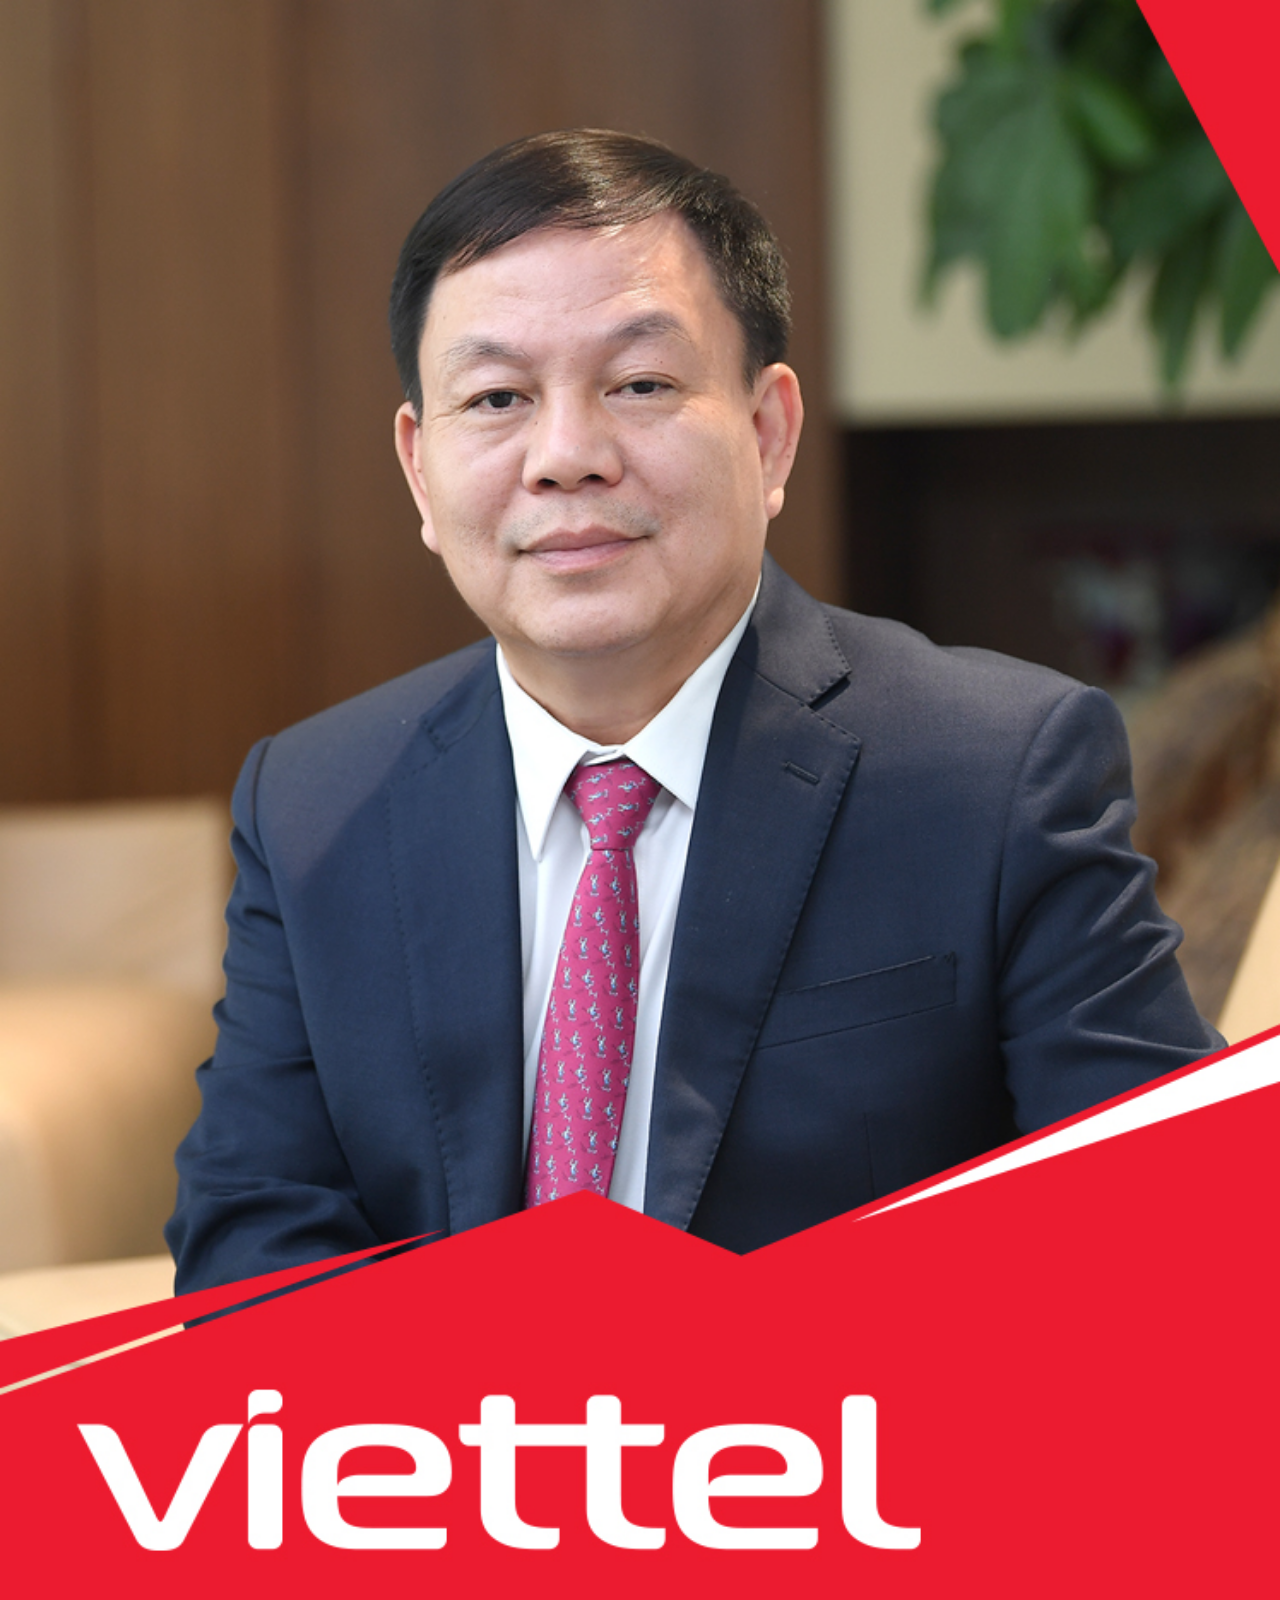
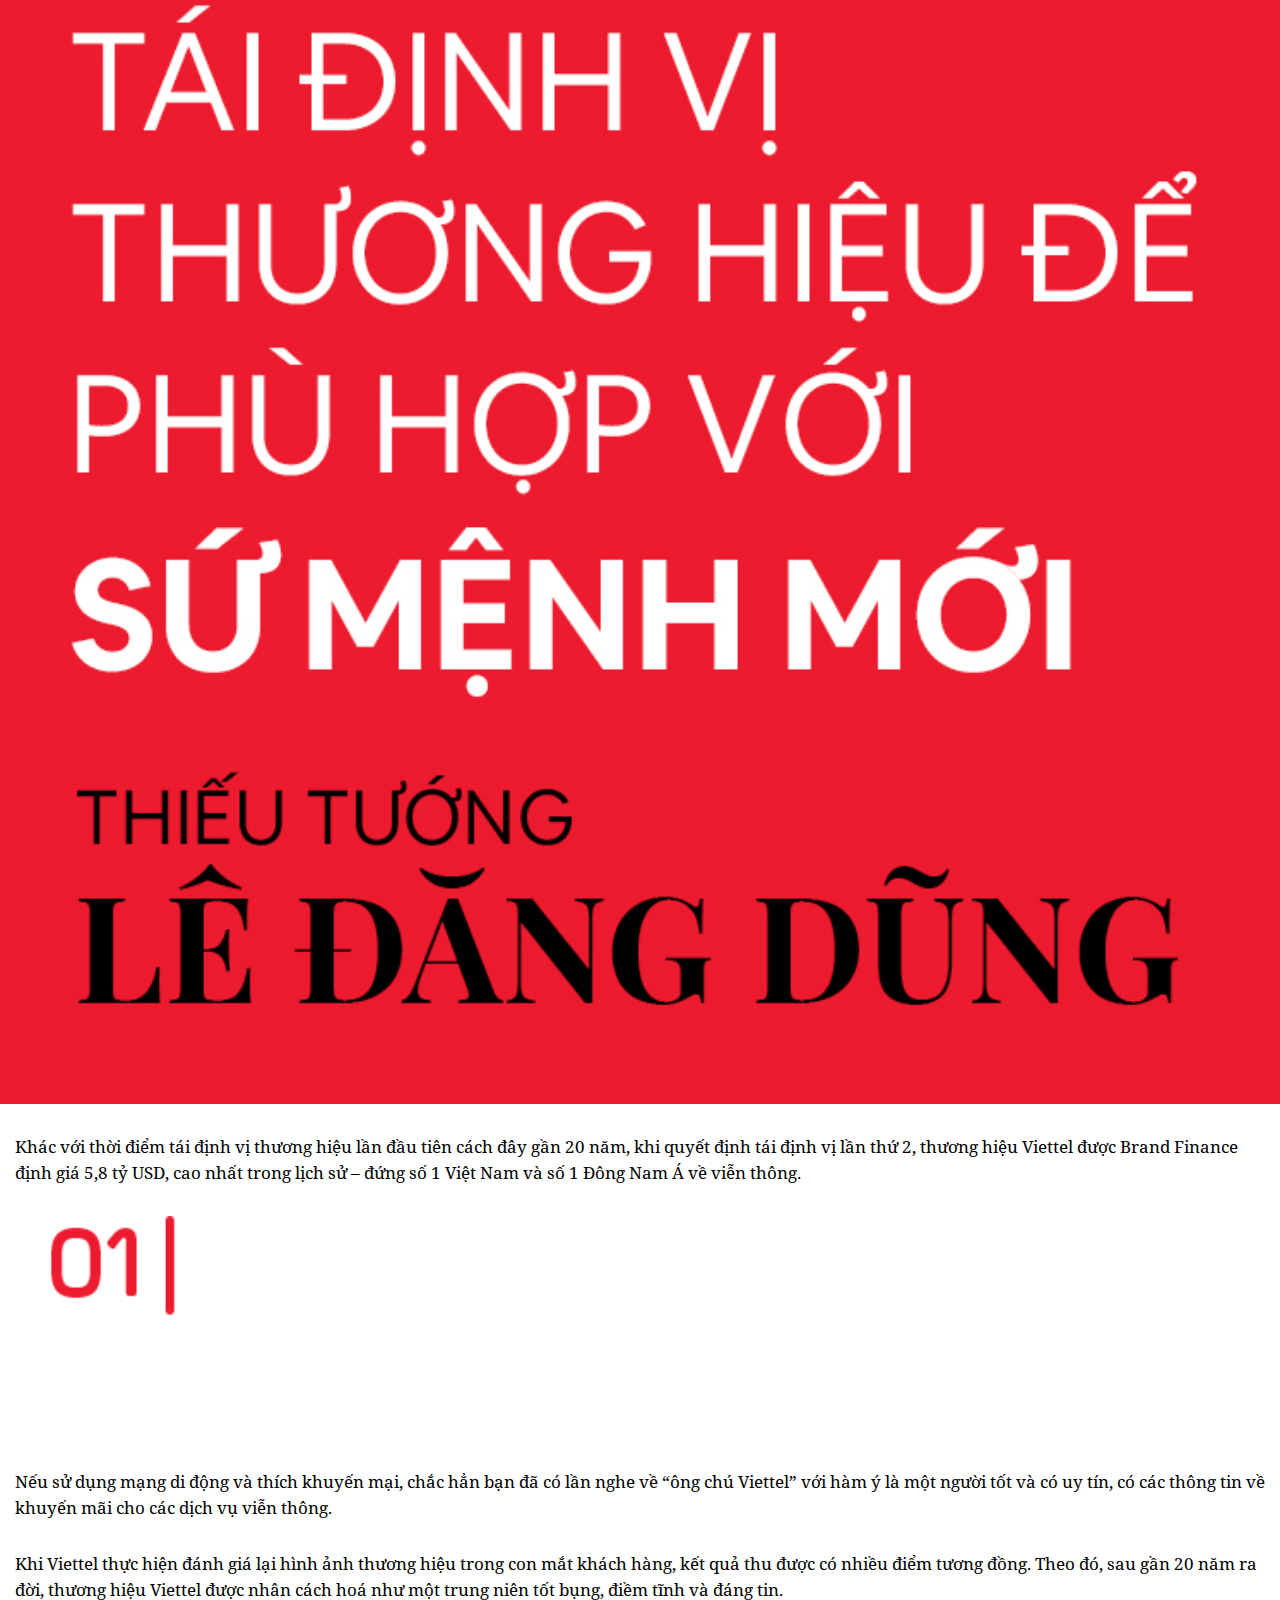
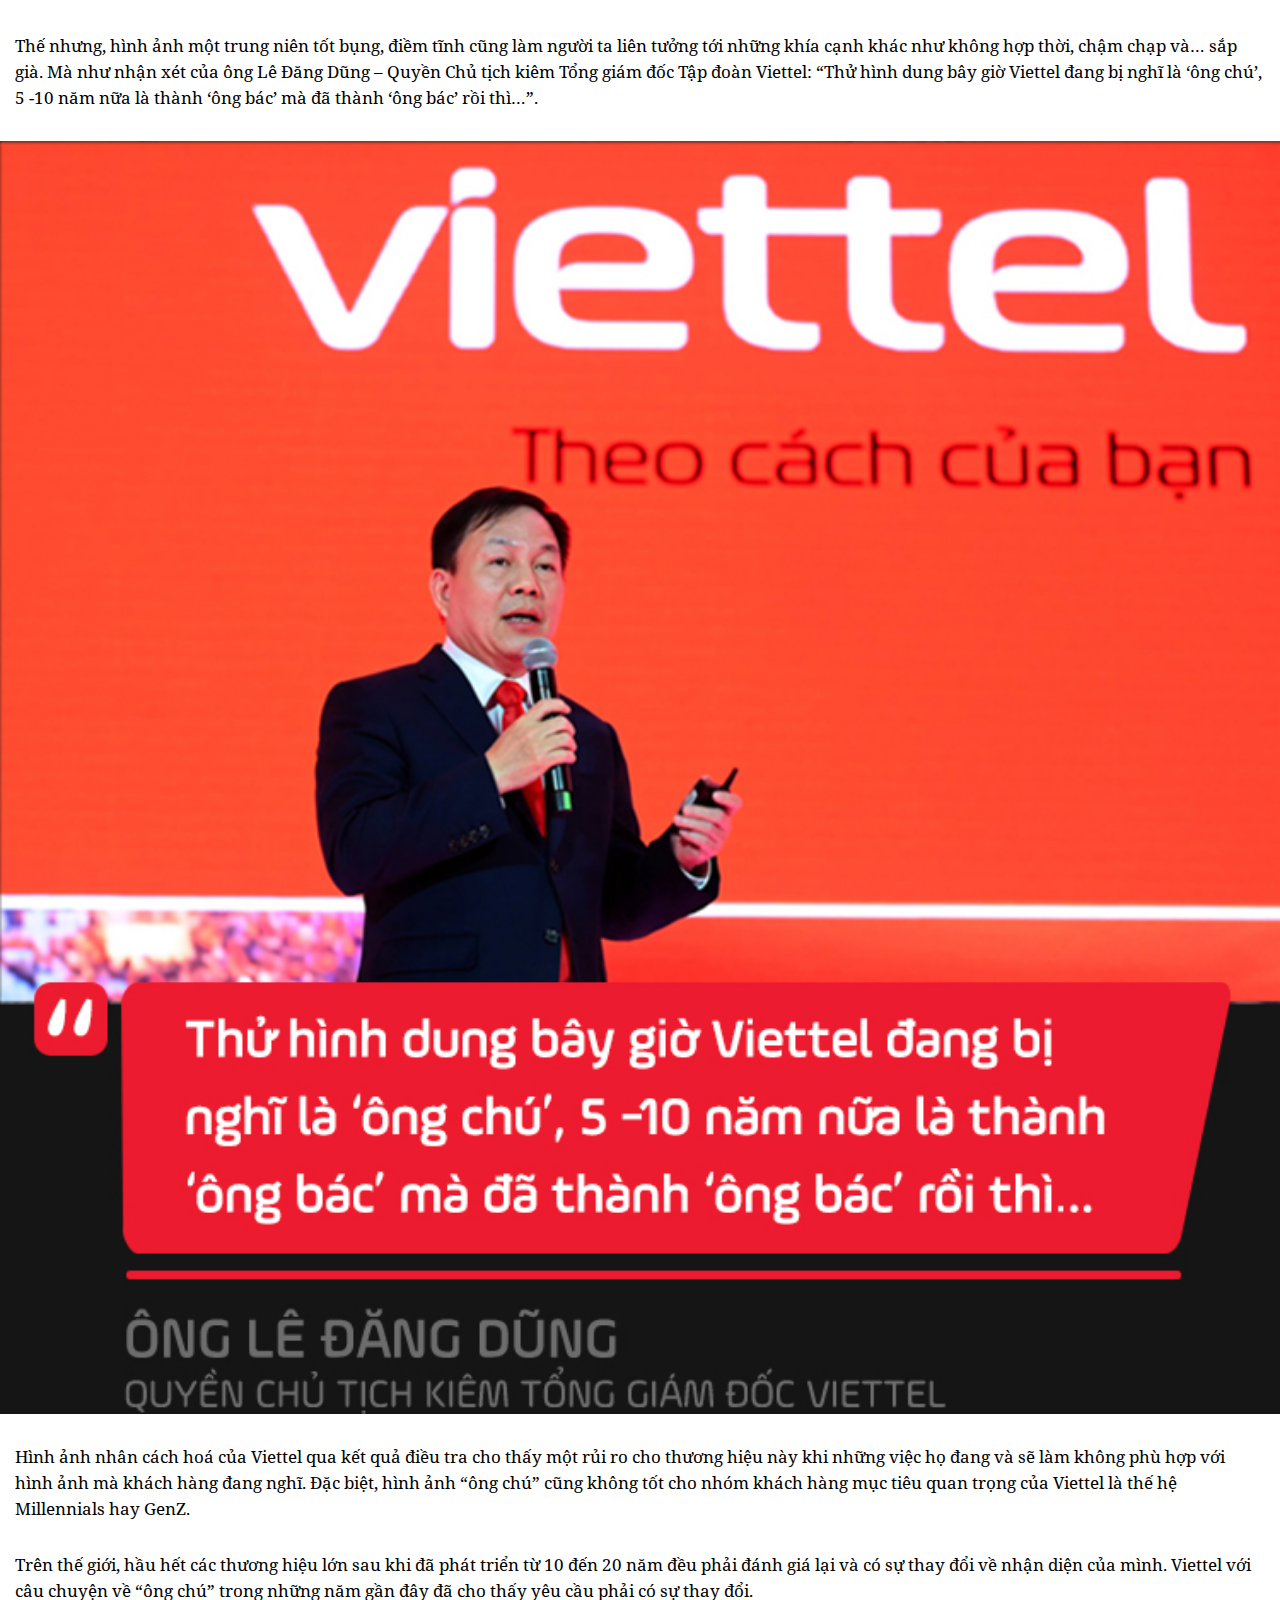
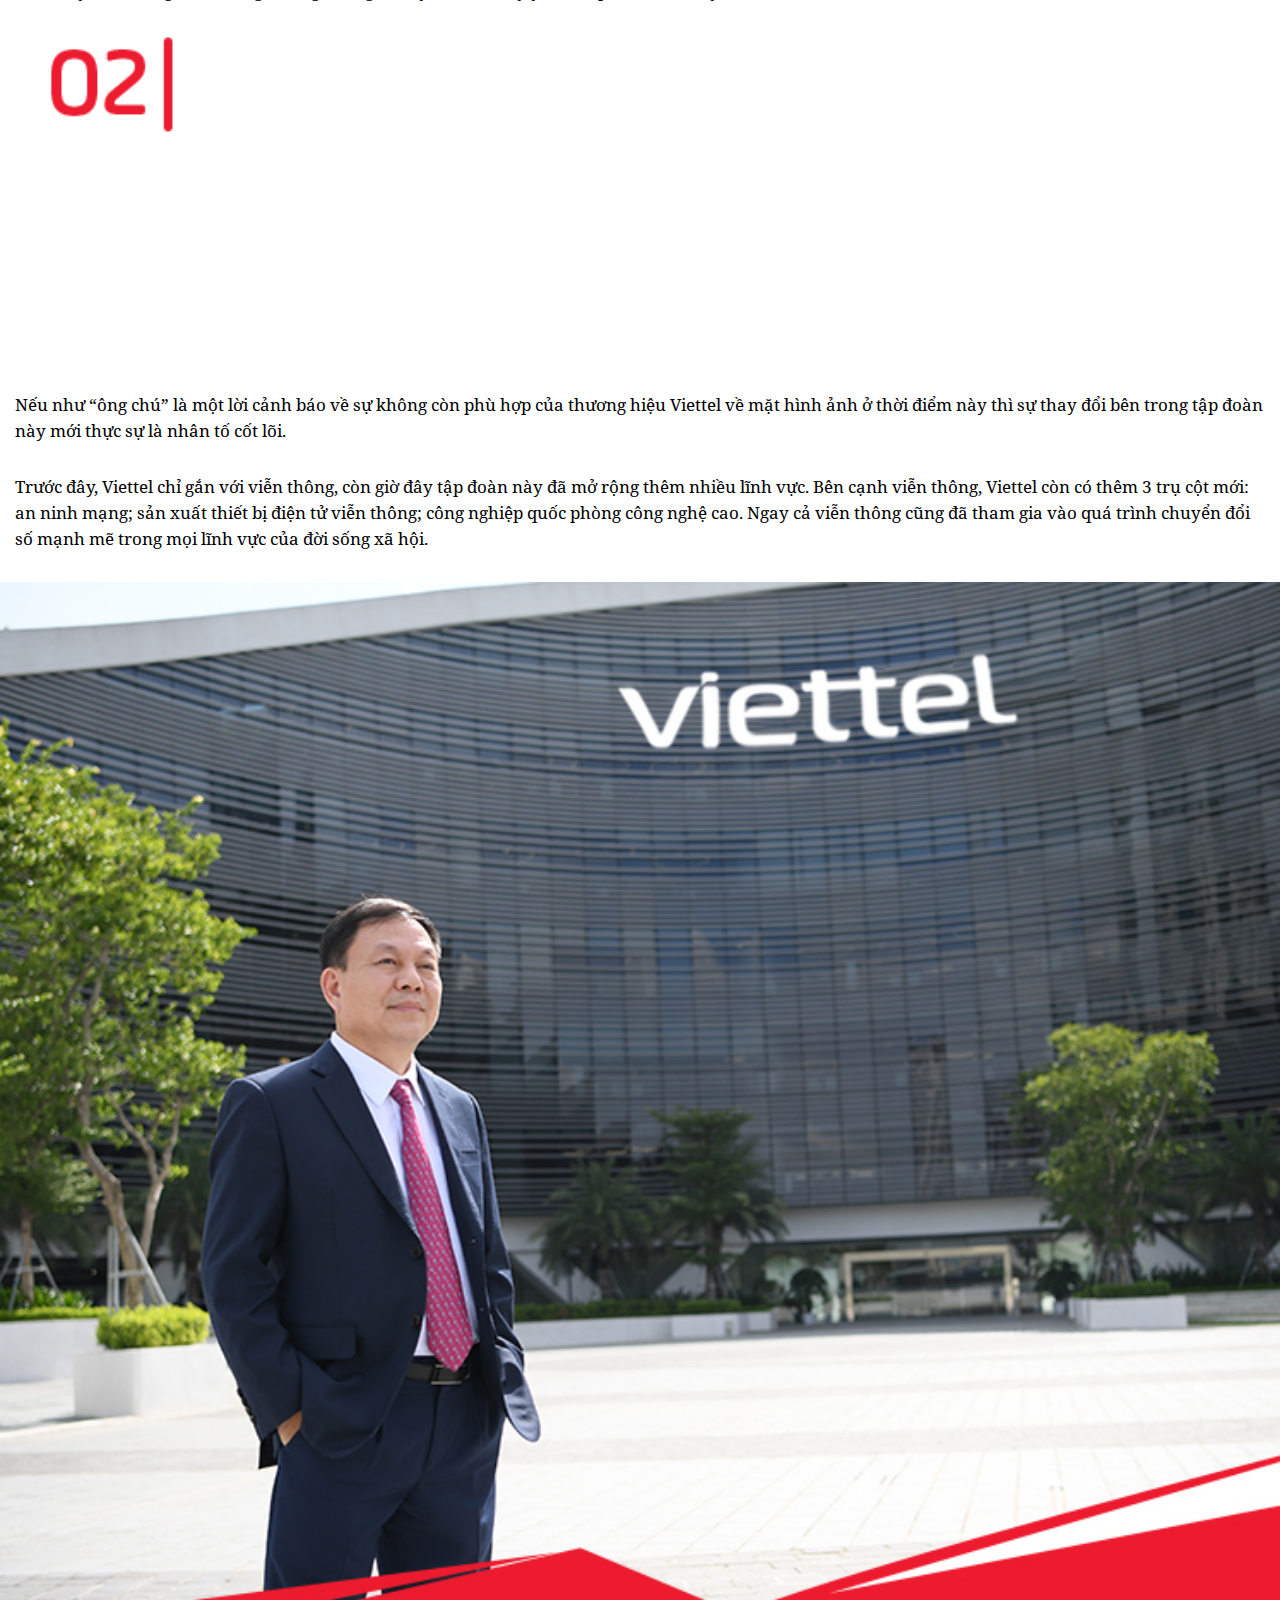
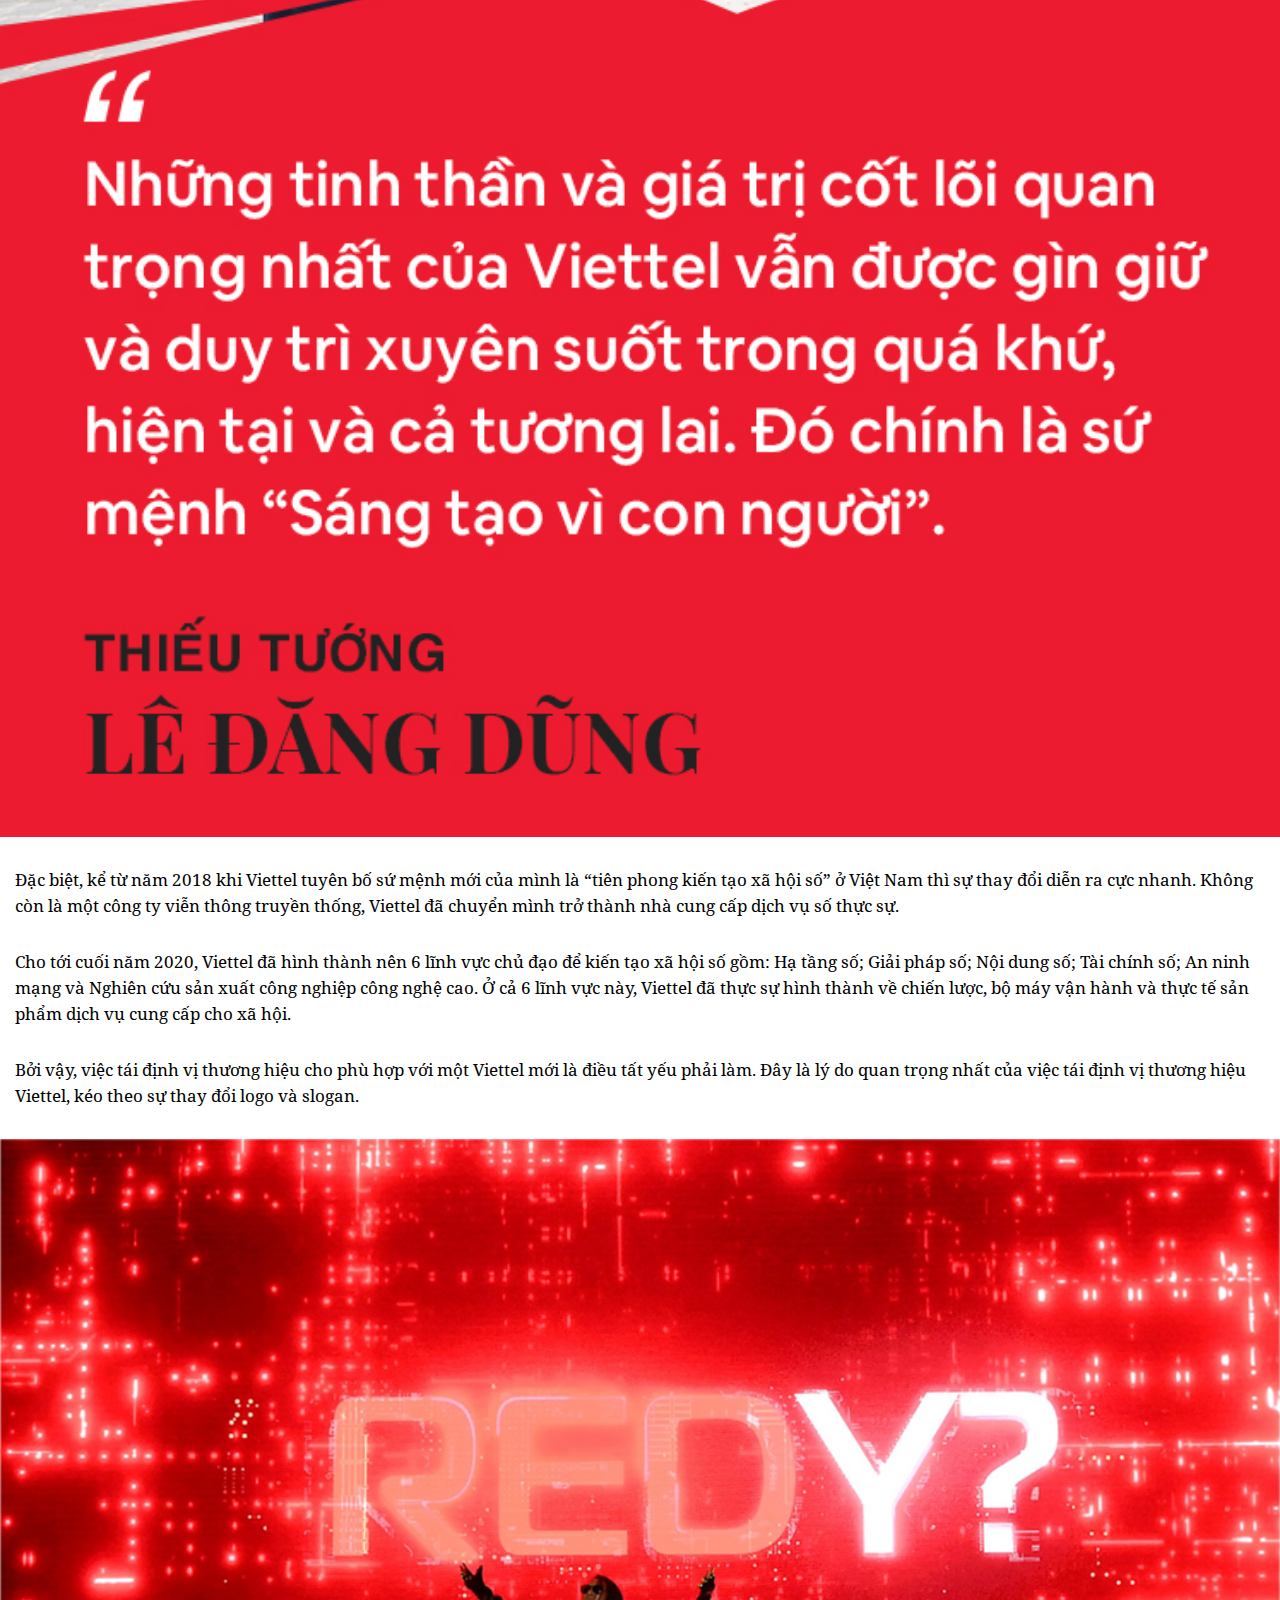
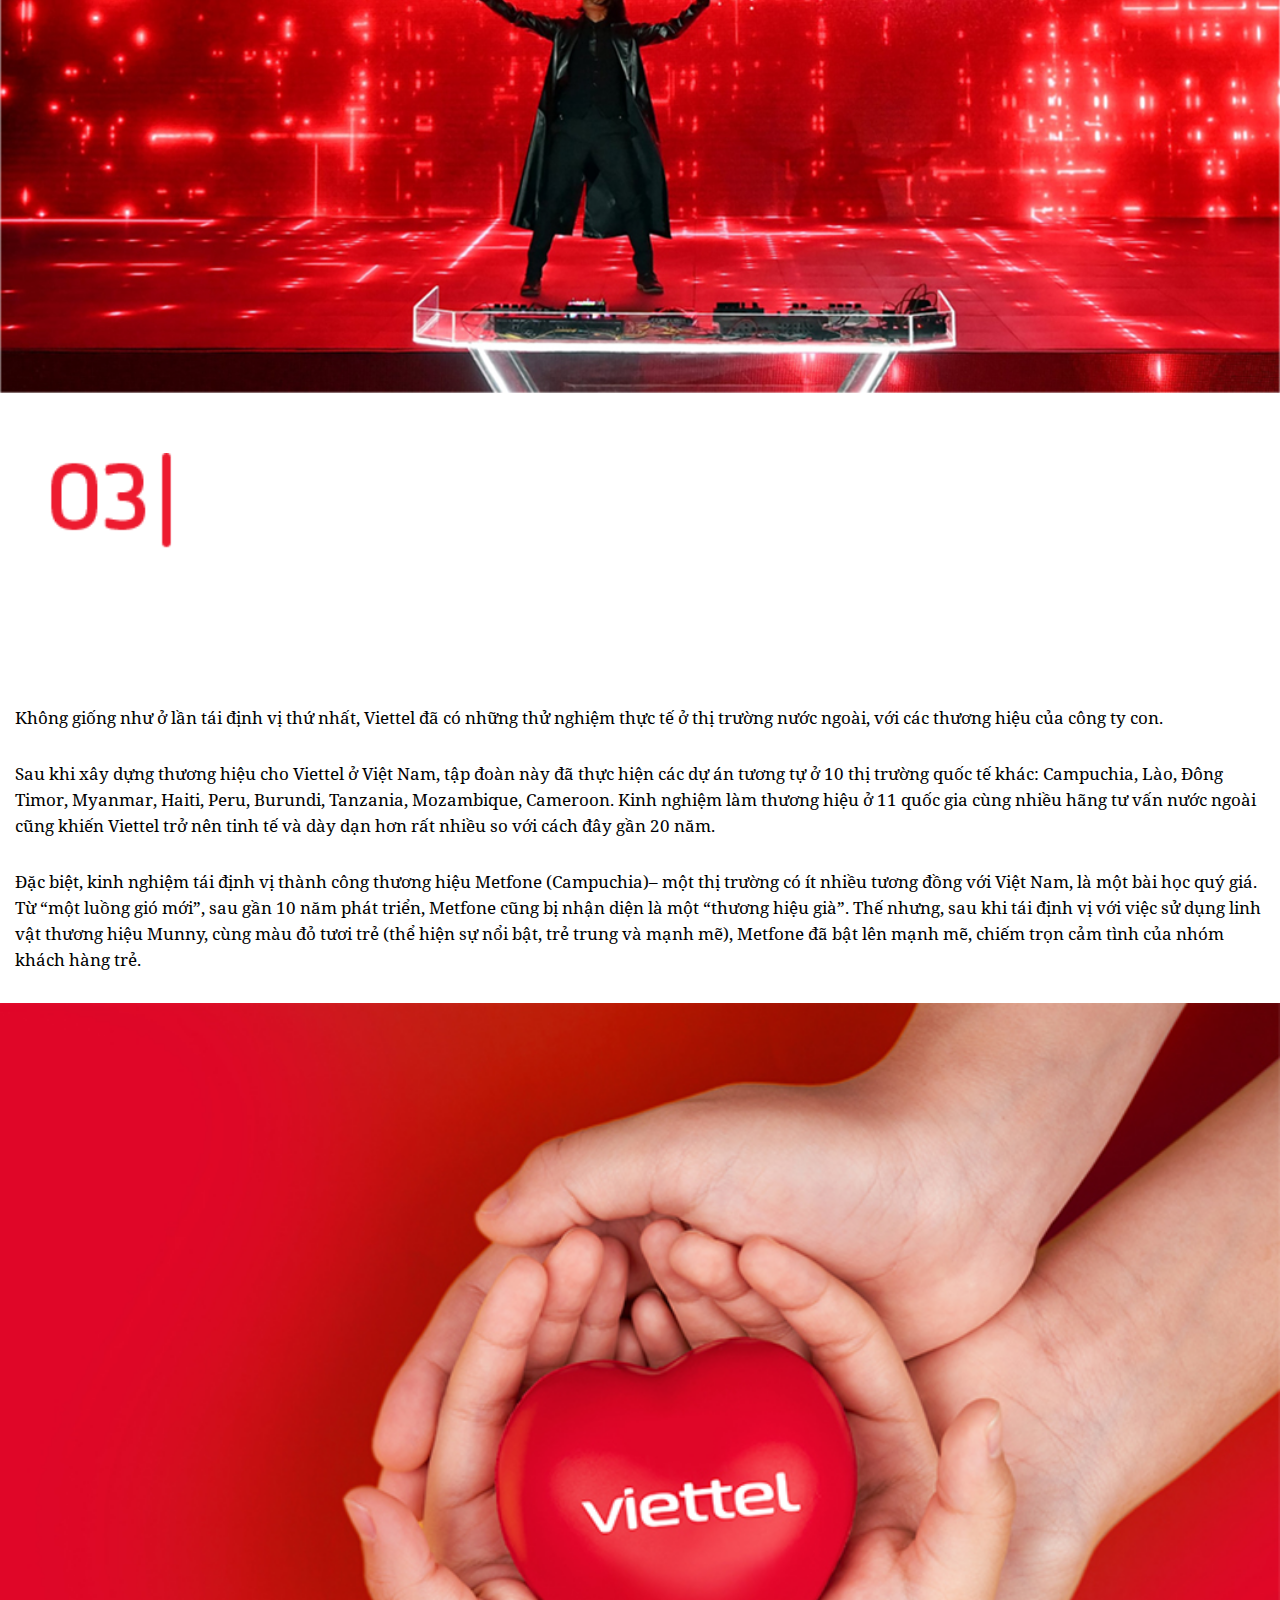
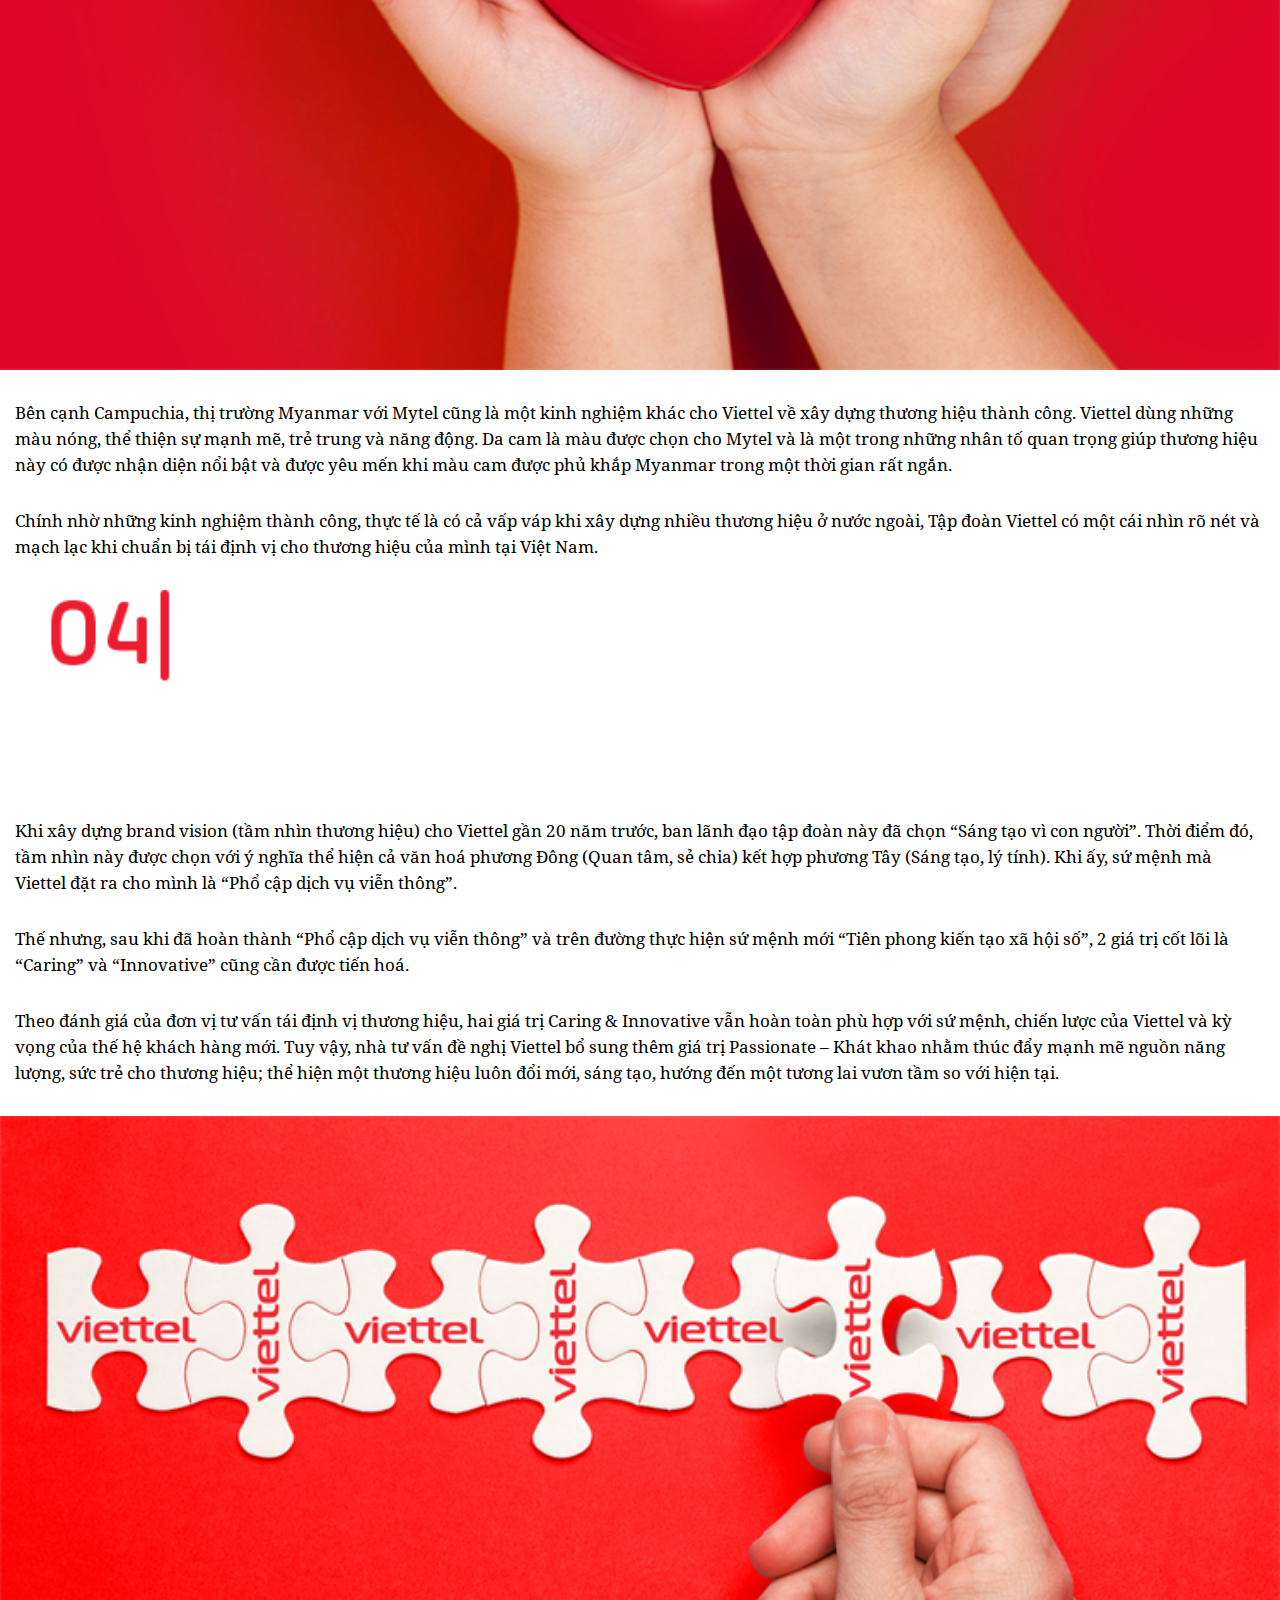
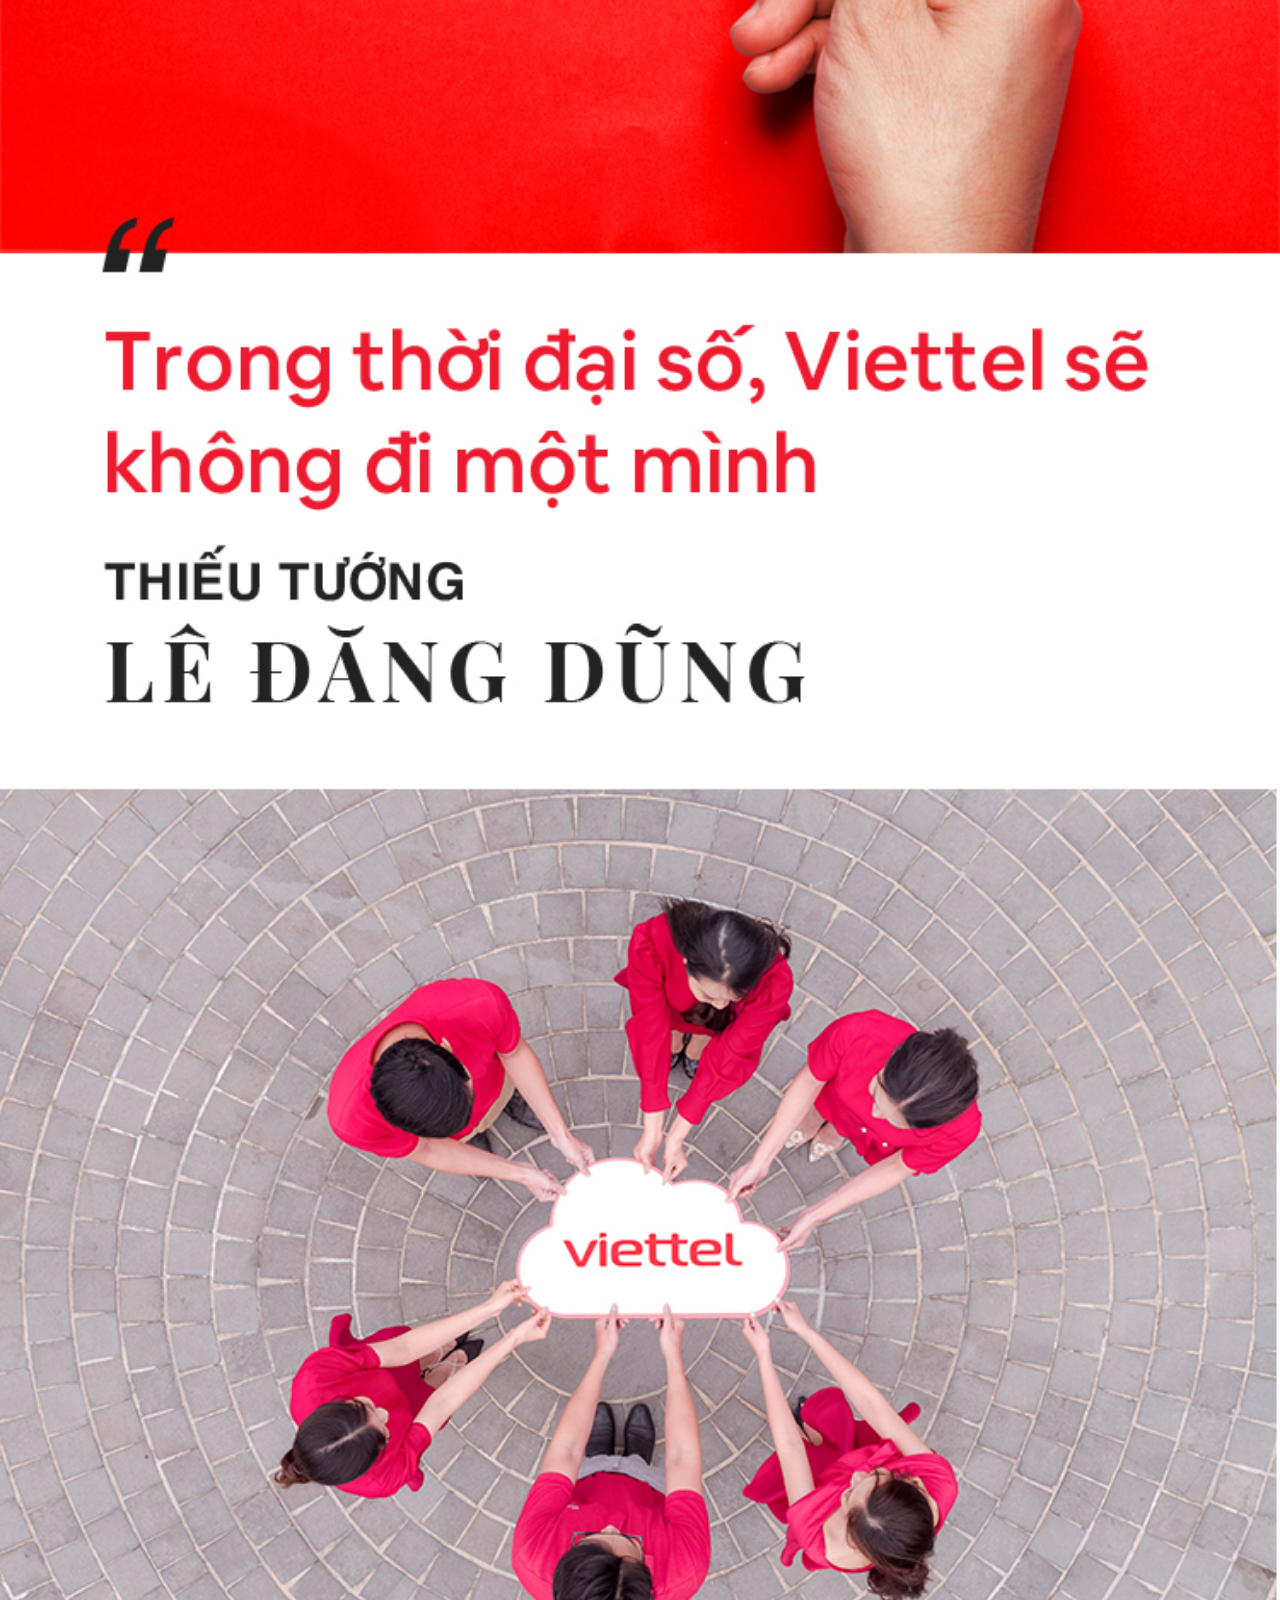
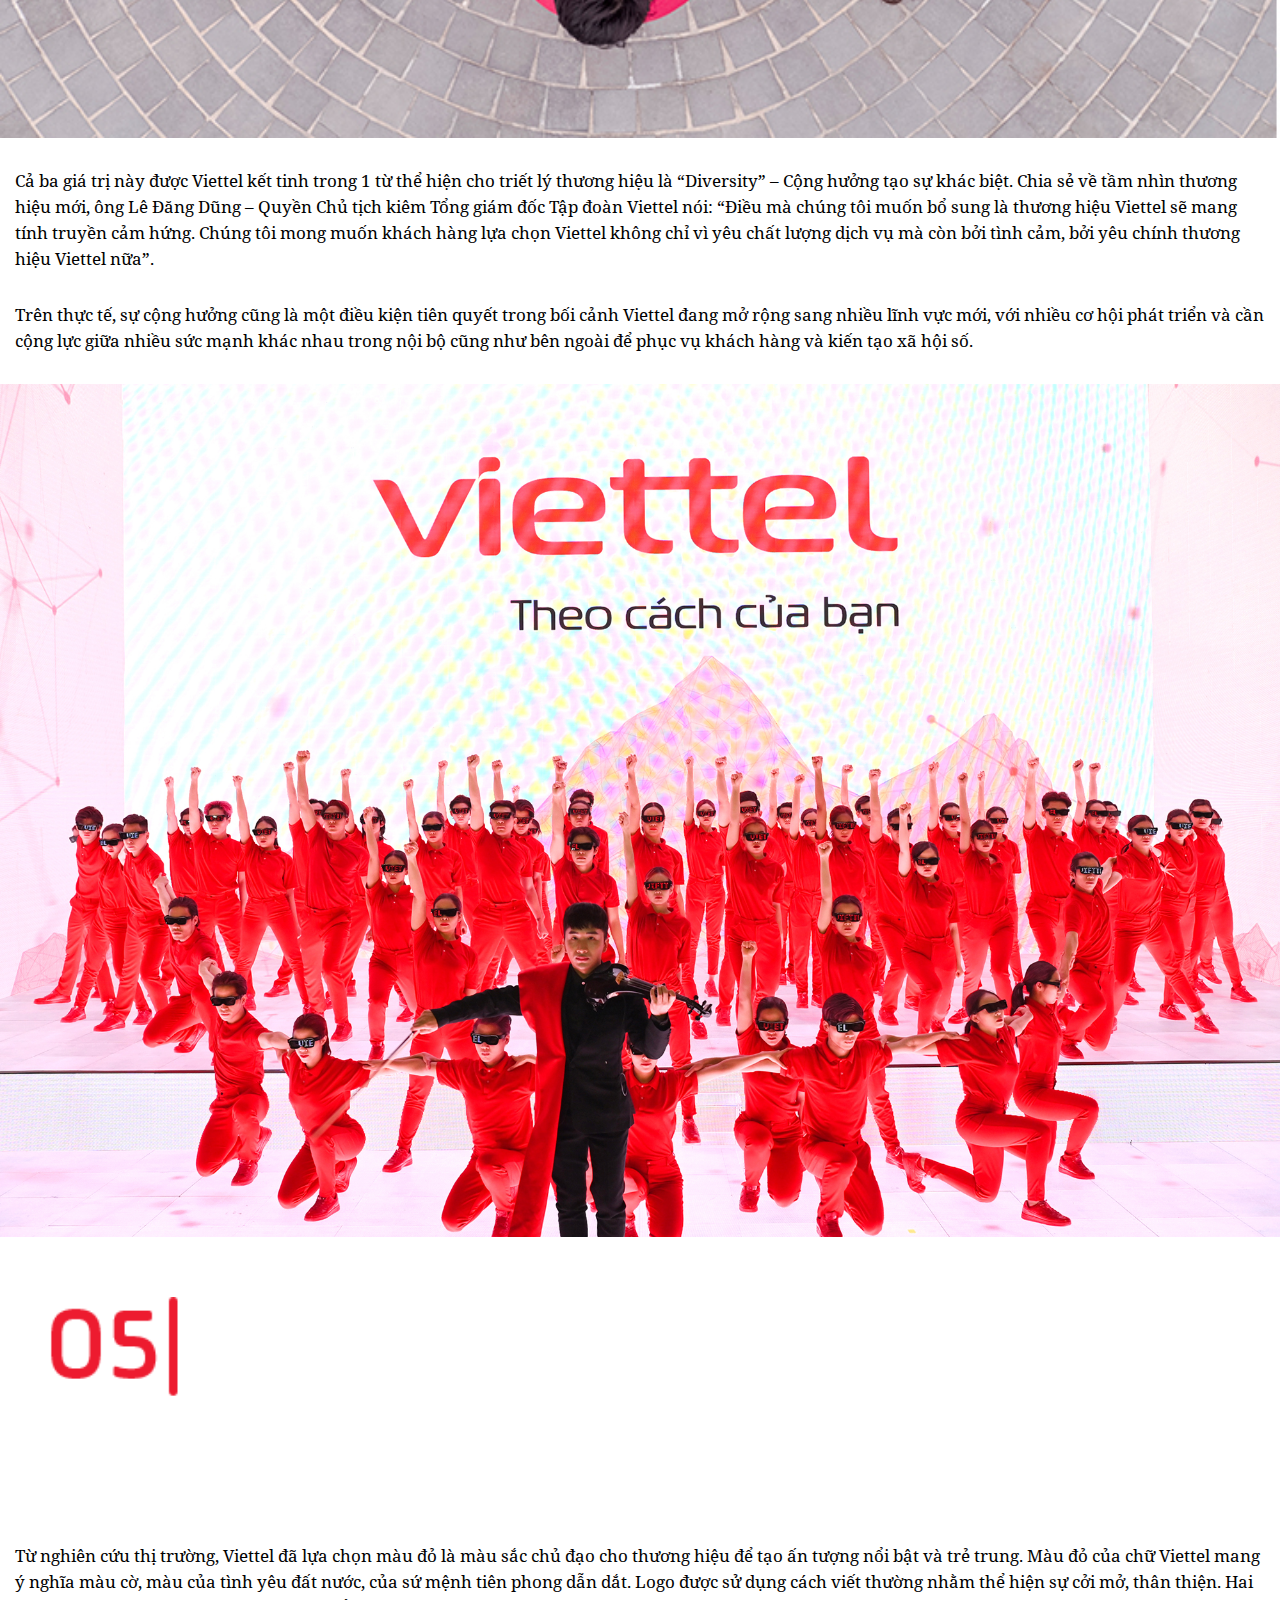
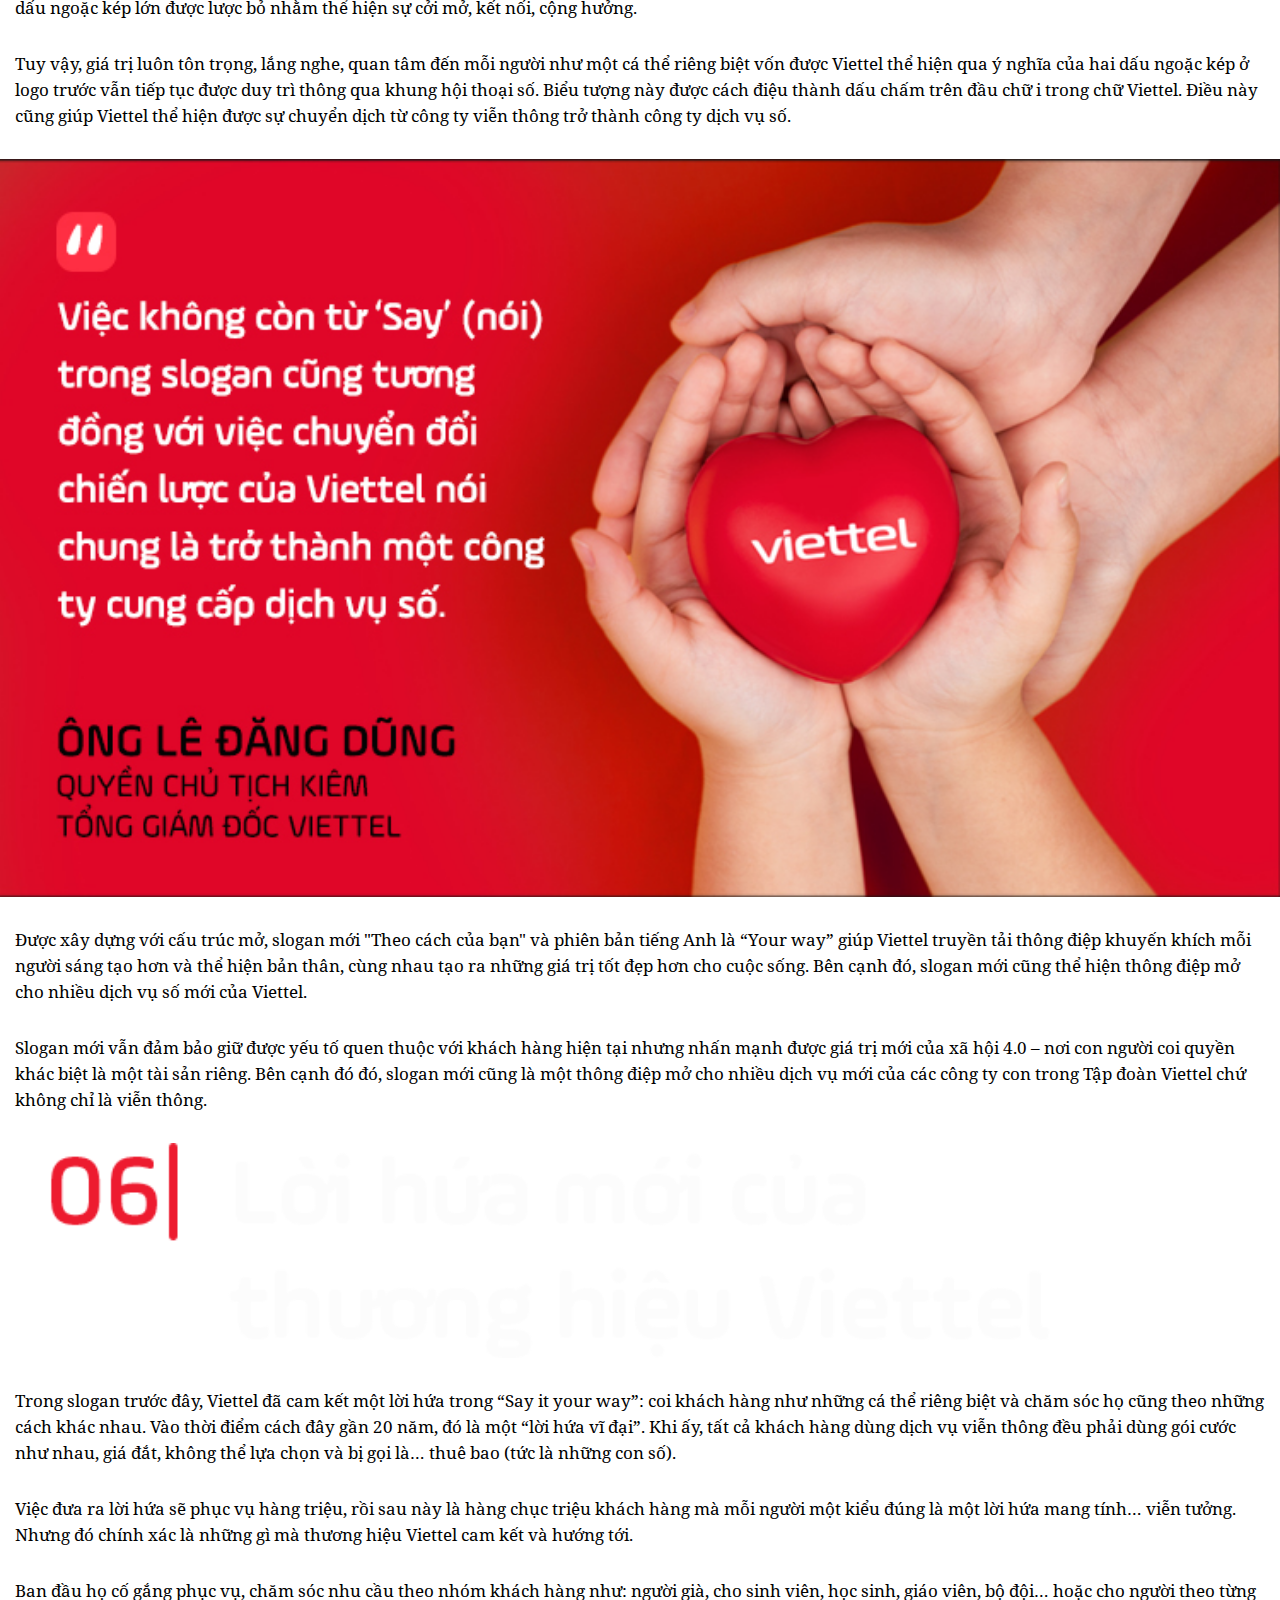
<file: mobile/index.html>
<!DOCTYPE html>
<html lang="en">
  <head>
    <meta charset="UTF-8" />
    <meta name="viewport" content="width=device-width, initial-scale=1.0" />
    <meta http-equiv="X-UA-Compatible" content="ie=edge" />
    <title>Điều đặc biệt về tái định vị thương hiệu lần 2 của Viettel</title>
    <link rel="stylesheet" href="css/reset.css" />
    <link rel="stylesheet" href="css/fonts.css" />
    <link rel="stylesheet" href="css/style.css" />
    <script src="js/jquery-3.3.1.min.js"></script>
  </head>

  <body>
    <div class="emag-wrapper">
      <div class="emag-cover">
        <img src="images/cover.jpg" alt="" />
      </div>

      <div class="emag-main">
        <div class="emag-content mt-30">
          <p>Khác với thời điểm tái định vị thương hiệu lần đầu tiên cách đây gần 20 năm, khi quyết định tái định vị lần thứ 2, thương hiệu Viettel được Brand Finance định giá 5,8 tỷ USD, cao nhất trong lịch sử – đứng số 1 Việt Nam và số 1 Đông Nam Á về viễn thông.</p>
        </div>

        <div class="emag-title">
            <img src="images/title-1.png" alt="" />
          </div>

        <div class="emag-content">
          <p>Nếu sử dụng mạng di động và thích khuyến mại, chắc hẳn bạn đã có lần nghe về “ông chú Viettel” với hàm ý là một người tốt và có uy tín, có các thông tin về khuyến mãi cho các dịch vụ viễn thông.</p>

          <p>Khi Viettel thực hiện đánh giá lại hình ảnh thương hiệu trong con mắt khách hàng, kết quả thu được có nhiều điểm tương đồng. Theo đó, sau gần 20 năm ra đời, thương hiệu Viettel được nhân cách hoá như một trung niên tốt bụng, điềm tĩnh và đáng tin.</p>

          <p>Thế nhưng, hình ảnh một trung niên tốt bụng, điềm tĩnh cũng làm người ta liên tưởng tới những khía cạnh khác như không hợp thời, chậm chạp và… sắp già. Mà như nhận xét của ông Lê Đăng Dũng – Quyền Chủ tịch kiêm Tổng giám đốc Tập đoàn Viettel: “Thử hình dung bây giờ Viettel đang bị nghĩ là ‘ông chú’, 5 -10 năm nữa là thành ‘ông bác’ mà đã thành ‘ông bác’ rồi thì…”.</p>
        </div>

        <img src="images/img-1.jpg" alt="" />

        <div class="emag-content">
          <p>Hình ảnh nhân cách hoá của Viettel qua kết quả điều tra cho thấy một rủi ro cho thương hiệu này khi những việc họ đang và sẽ làm không phù hợp với hình ảnh mà khách hàng đang nghĩ. Đặc biệt, hình ảnh “ông chú” cũng không tốt cho nhóm khách hàng mục tiêu quan trọng của Viettel là thế hệ Millennials hay GenZ.</p>

          <p>Trên thế giới, hầu hết các thương hiệu lớn sau khi đã phát triển từ 10 đến 20 năm đều phải đánh giá lại và có sự thay đổi về nhận diện của mình. Viettel với câu chuyện về “ông chú” trong những năm gần đây đã cho thấy yêu cầu phải có sự thay đổi.</p>
        </div>

        <div class="emag-title">
          <img src="images/title-2.png" alt="" />
        </div>

        <div class="emag-content">
            <p>Nếu như “ông chú” là một lời cảnh báo về sự không còn phù hợp của thương hiệu Viettel về mặt hình ảnh ở thời điểm này thì sự thay đổi bên trong tập đoàn này mới thực sự là nhân tố cốt lõi.</p>

            <p>Trước đây, Viettel chỉ gắn với viễn thông, còn giờ đây tập đoàn này đã mở rộng thêm nhiều lĩnh vực. Bên cạnh viễn thông, Viettel còn có thêm 3 trụ cột mới: an ninh mạng; sản xuất thiết bị điện tử viễn thông; công nghiệp quốc phòng công nghệ cao. Ngay cả viễn thông cũng đã tham gia vào quá trình chuyển đổi số mạnh mẽ trong mọi lĩnh vực của đời sống xã hội.</p>
        </div>

        <img src="images/img-2.jpg" alt="" />

        <div class="emag-content">
            <p>Đặc biệt, kể từ năm 2018 khi Viettel tuyên bố sứ mệnh mới của mình là “tiên phong kiến tạo xã hội số” ở Việt Nam thì sự thay đổi diễn ra cực nhanh. Không còn là một công ty viễn thông truyền thống, Viettel đã chuyển mình trở thành nhà cung cấp dịch vụ số thực sự.</p>

            <p>Cho tới cuối năm 2020, Viettel đã hình thành nên 6 lĩnh vực chủ đạo để kiến tạo xã hội số gồm: Hạ tầng số; Giải pháp số; Nội dung số; Tài chính số; An ninh mạng và Nghiên cứu sản xuất công nghiệp công nghệ cao. Ở cả 6 lĩnh vực này, Viettel đã thực sự hình thành về chiến lược, bộ máy vận hành và thực tế sản phẩm dịch vụ cung cấp cho xã hội.</p>

            <p>Bởi vậy, việc tái định vị thương hiệu cho phù hợp với một Viettel mới là điều tất yếu phải làm. Đây là lý do quan trọng nhất của việc tái định vị thương hiệu Viettel, kéo theo sự thay đổi logo và slogan.</p>
        </div>

        <img src="images/img-3.jpg" alt="" />

        <div class="emag-title">
          <img src="images/title-3.png" alt="" />
        </div>

        <div class="emag-content">
          <p>Không giống như ở lần tái định vị thứ nhất, Viettel đã có những thử nghiệm thực tế ở thị trường nước ngoài, với các thương hiệu của công ty con.</p>

          <p>Sau khi xây dựng thương hiệu cho Viettel ở Việt Nam, tập đoàn này đã thực hiện các dự án tương tự ở 10 thị trường quốc tế khác: Campuchia, Lào, Đông Timor, Myanmar, Haiti, Peru, Burundi, Tanzania, Mozambique, Cameroon. Kinh nghiệm làm thương hiệu ở 11 quốc gia cùng nhiều hãng tư vấn nước ngoài cũng khiến Viettel trở nên tinh tế và dày dạn hơn rất nhiều so với cách đây gần 20 năm.</p>

          <p>Đặc biệt, kinh nghiệm tái định vị thành công thương hiệu Metfone (Campuchia)– một thị trường có ít nhiều tương đồng với Việt Nam, là một bài học quý giá. Từ “một luồng gió mới”, sau gần 10 năm phát triển, Metfone cũng bị nhận diện là một “thương hiệu già”. Thế nhưng, sau khi tái định vị với việc sử dụng linh vật thương hiệu Munny, cùng màu đỏ tươi trẻ (thể hiện sự nổi bật, trẻ trung và mạnh mẽ), Metfone đã bật lên mạnh mẽ, chiếm trọn cảm tình của nhóm khách hàng trẻ.</p>
        </div>

        <img src="images/img-4.jpg" alt="" />

        <div class="emag-content">
          <p>Bên cạnh Campuchia, thị trường Myanmar với Mytel cũng là một kinh nghiệm khác cho Viettel về xây dựng thương hiệu thành công. Viettel dùng những màu nóng, thể thiện sự mạnh mẽ, trẻ trung và năng động. Da cam là màu được chọn cho Mytel và là một trong những nhân tố quan trọng giúp thương hiệu này có được nhận diện nổi bật và được yêu mến khi màu cam được phủ khắp Myanmar trong một thời gian rất ngắn.</p>

          <p>Chính nhờ những kinh nghiệm thành công, thực tế là có cả vấp váp khi xây dựng nhiều thương hiệu ở nước ngoài, Tập đoàn Viettel có một cái nhìn rõ nét và mạch lạc khi chuẩn bị tái định vị cho thương hiệu của mình tại Việt Nam.</p>
        </div>

        <div class="emag-title">
          <img src="images/title-4.png" alt="" />
        </div>

        <div class="emag-content">
          <p>Khi xây dựng brand vision (tầm nhìn thương hiệu) cho Viettel gần 20 năm trước, ban lãnh đạo tập đoàn này đã chọn “Sáng tạo vì con người”. Thời điểm đó, tầm nhìn này được chọn với ý nghĩa thể hiện cả văn hoá phương Đông (Quan tâm, sẻ chia) kết hợp phương Tây (Sáng tạo, lý tính). Khi ấy, sứ mệnh mà Viettel đặt ra cho mình là “Phổ cập dịch vụ viễn thông”.</p>

          <p>Thế nhưng, sau khi đã hoàn thành “Phổ cập dịch vụ viễn thông” và trên đường thực hiện sứ mệnh mới “Tiên phong kiến tạo xã hội số”, 2 giá trị cốt lõi là “Caring” và “Innovative” cũng cần được tiến hoá.</p>

          <p>Theo đánh giá của đơn vị tư vấn tái định vị thương hiệu, hai giá trị Caring & Innovative vẫn hoàn toàn phù hợp với sứ mệnh, chiến lược của Viettel và kỳ vọng của thế hệ khách hàng mới. Tuy vậy, nhà tư vấn đề nghị Viettel bổ sung thêm giá trị Passionate – Khát khao nhằm thúc đẩy mạnh mẽ nguồn năng lượng, sức trẻ cho thương hiệu; thể hiện một thương hiệu luôn đổi mới, sáng tạo, hướng đến một tương lai vươn tầm so với hiện tại.</p>
        </div>

        <img src="images/img-5.jpg" alt="" />

        <div class="emag-content">
          <p>Cả ba giá trị này được Viettel kết tinh trong 1 từ thể hiện cho triết lý thương hiệu là “Diversity” – Cộng hưởng tạo sự khác biệt. Chia sẻ về tầm nhìn thương hiệu mới, ông Lê Đăng Dũng – Quyền Chủ tịch kiêm Tổng giám đốc Tập đoàn Viettel nói: “Điều mà chúng tôi muốn bổ sung là thương hiệu Viettel sẽ mang tính truyền cảm hứng. Chúng tôi mong muốn khách hàng lựa chọn Viettel không chỉ vì yêu chất lượng dịch vụ mà còn bởi tình cảm, bởi yêu chính thương hiệu Viettel nữa”.</p>

          <p>Trên thực tế, sự cộng hưởng cũng là một điều kiện tiên quyết trong bối cảnh Viettel đang mở rộng sang nhiều lĩnh vực mới, với nhiều cơ hội phát triển và cần cộng lực giữa nhiều sức mạnh khác nhau trong nội bộ cũng như bên ngoài để phục vụ khách hàng và kiến tạo xã hội số.</p>
        </div>

        <img src="images/img-6.jpg" alt="" />

        <div class="emag-title">
          <img src="images/title-5.png" alt="" />
        </div>

        <div class="emag-content">
          <p>Từ nghiên cứu thị trường, Viettel đã lựa chọn màu đỏ là màu sắc chủ đạo cho thương hiệu để tạo ấn tượng nổi bật và trẻ trung. Màu đỏ của chữ Viettel mang ý nghĩa màu cờ, màu của tình yêu đất nước, của sứ mệnh tiên phong dẫn dắt. Logo được sử dụng cách viết thường nhằm thể hiện sự cởi mở, thân thiện. Hai dấu ngoặc kép lớn được lược bỏ nhằm thể hiện sự cởi mở, kết nối, cộng hưởng.</p>

          <p>Tuy vậy, giá trị luôn tôn trọng, lắng nghe, quan tâm đến mỗi người như một cá thể riêng biệt vốn được Viettel thể hiện qua ý nghĩa của hai dấu ngoặc kép ở logo trước vẫn tiếp tục được duy trì thông qua khung hội thoại số. Biểu tượng này được cách điệu thành dấu chấm trên đầu chữ i trong chữ Viettel. Điều này cũng giúp Viettel thể hiện được sự chuyển dịch từ công ty viễn thông trở thành công ty dịch vụ số.</p>
        </div>

        <img src="images/img-7.jpg" alt="" />

        <div class="emag-content">
          <p>Được xây dựng với cấu trúc mở, slogan mới "Theo cách của bạn" và phiên bản tiếng Anh là “Your way” giúp Viettel truyền tải thông điệp khuyến khích mỗi người sáng tạo hơn và thể hiện bản thân, cùng nhau tạo ra những giá trị tốt đẹp hơn cho cuộc sống. Bên cạnh đó, slogan mới cũng thể hiện thông điệp mở cho nhiều dịch vụ số mới của Viettel.</p>

          <p>Slogan mới vẫn đảm bảo giữ được yếu tố quen thuộc với khách hàng hiện tại nhưng nhấn mạnh được giá trị mới của xã hội 4.0 – nơi con người coi quyền khác biệt là một tài sản riêng. Bên cạnh đó đó, slogan mới cũng là một thông điệp mở cho nhiều dịch vụ mới của các công ty con trong Tập đoàn Viettel chứ không chỉ là viễn thông.</p>
        </div>

        <div class="emag-title">
          <img src="images/title-6.png" alt="" />
        </div>

        <div class="emag-content">
          <p>Trong slogan trước đây, Viettel đã cam kết một lời hứa trong “Say it your way”: coi khách hàng như những cá thể riêng biệt và chăm sóc họ cũng theo những cách khác nhau. Vào thời điểm cách đây gần 20 năm, đó là một “lời hứa vĩ đại”. Khi ấy, tất cả khách hàng dùng dịch vụ viễn thông đều phải dùng gói cước như nhau, giá đắt, không thể lựa chọn và bị gọi là… thuê bao (tức là những con số).</p>

          <p>Việc đưa ra lời hứa sẽ phục vụ hàng triệu, rồi sau này là hàng chục triệu khách hàng mà mỗi người một kiểu đúng là một lời hứa mang tính… viễn tưởng. Nhưng đó chính xác là những gì mà thương hiệu Viettel cam kết và hướng tới.</p>

          <p>Ban đầu họ cố gắng phục vụ, chăm sóc nhu cầu theo nhóm khách hàng như: người già, cho sinh viên, học sinh, giáo viên, bộ đội… hoặc cho người theo từng vùng khác nhau... Đến khi tập đoàn này tự làm được Hệ thống tính cước theo thời gian thực (vOCS) thế hệ thứ 3 thì việc “chăm sóc mỗi khách hàng như những cá thể riêng biệt” đã trở thành hiện thực. Giờ đây, mỗi khách hàng có thể được phục vụ một gói cước riêng, theo nhu cầu của mình khi vào ứng dụng My Viettel để nêu các yêu cầu của mình…</p>
        </div>

        <img src="images/img-8.jpg" alt="" />

        <div class="emag-content">
          <p>Thế nhưng, khi lời hứa năm xưa đã được thực hiện thì Viettel lại xác định cho mình một cam kết mới, dựa trên tầm nhìn thương hiệu mới và slogan mới: “your way”. Trong xã hội số, khách hàng sẽ là người tự trải nghiệm và tạo ra sản phẩm, dịch vụ cho mình dựa trên các hệ thống của Viettel, mỗi người theo một cách khác nhau.</p>

          <p>Ông Lê Đăng Dũng chia sẻ: “Trước đây thì Viettel phục vụ, chăm sóc khách hàng như những cá thể riêng biệt nhưng làm thủ công, còn bây giờ sẽ là công nghệ cao, tự động hóa với AI, Big Data và Robotics”.</p>
        </div>

        <div class="emag-credit">
          <img src="images/credit.png" alt="">
        </div>
      </div>
    </div>
  </body>
</html>
</file>
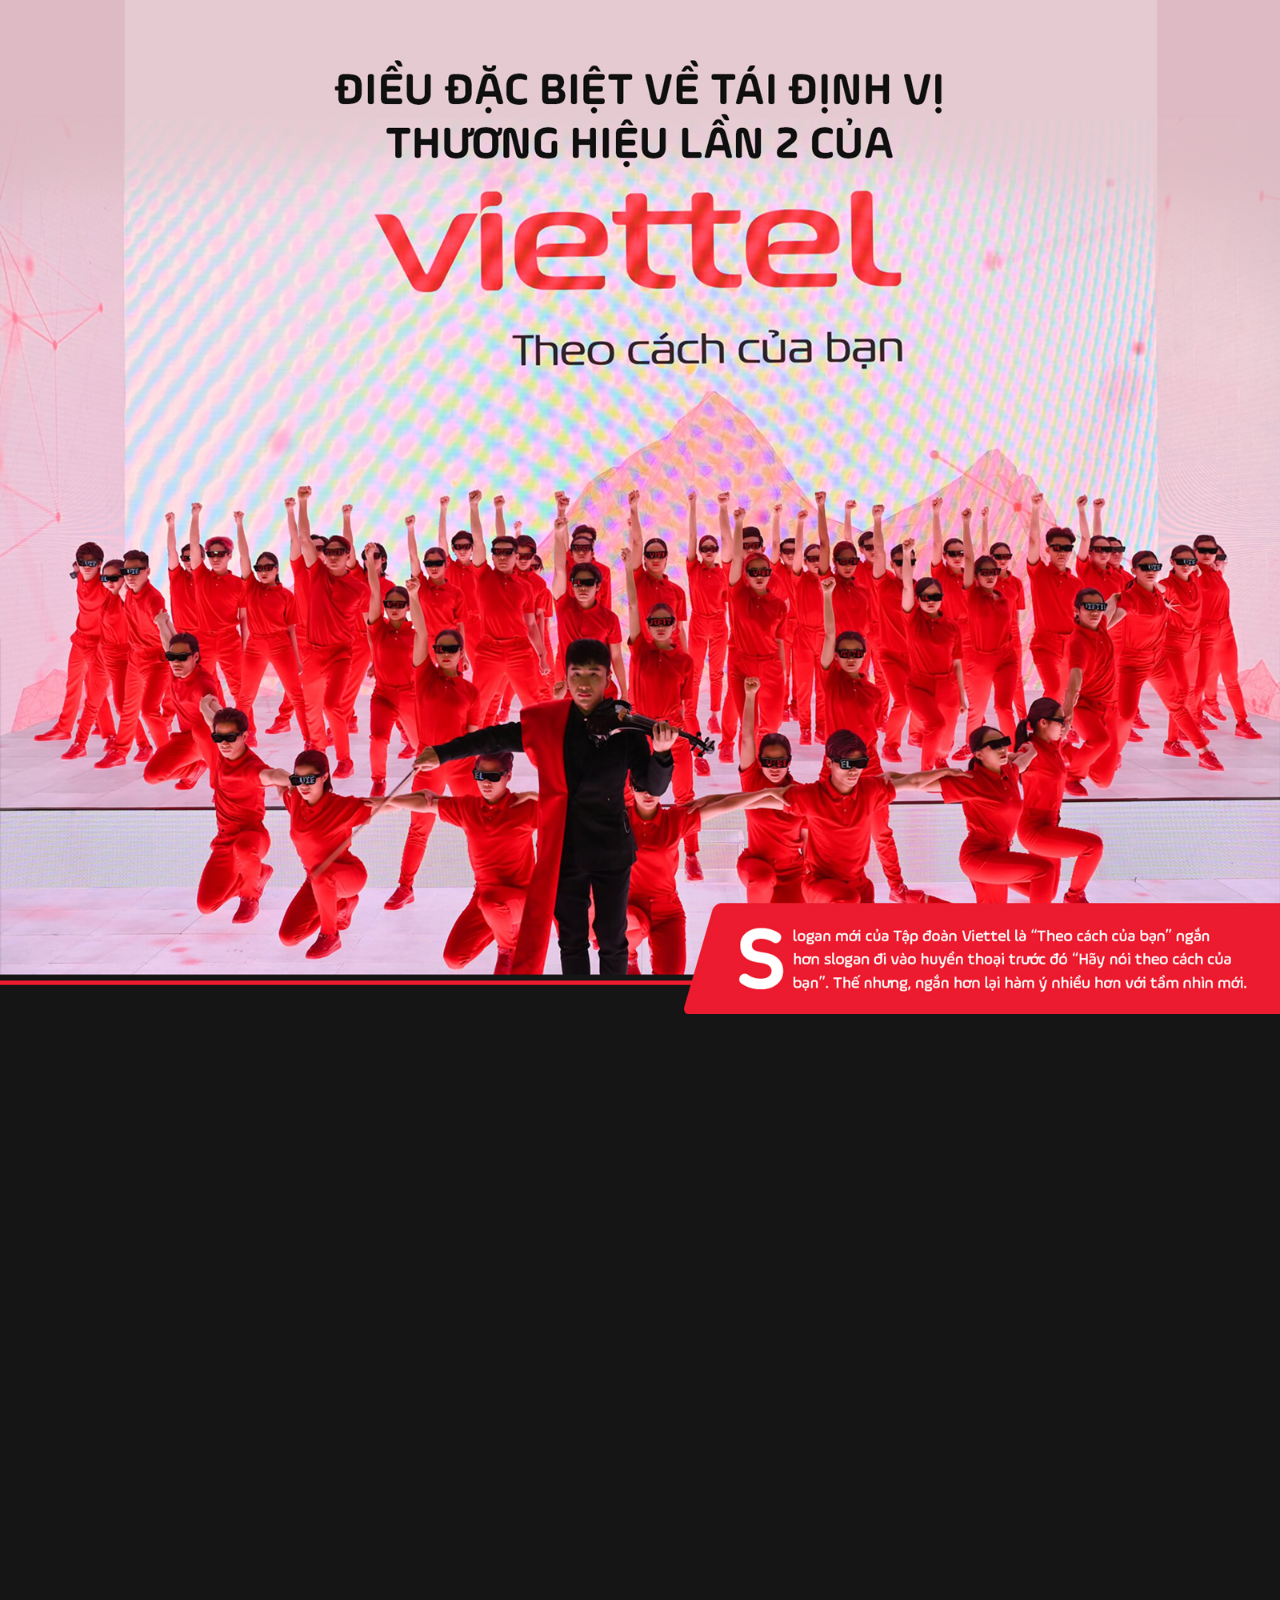
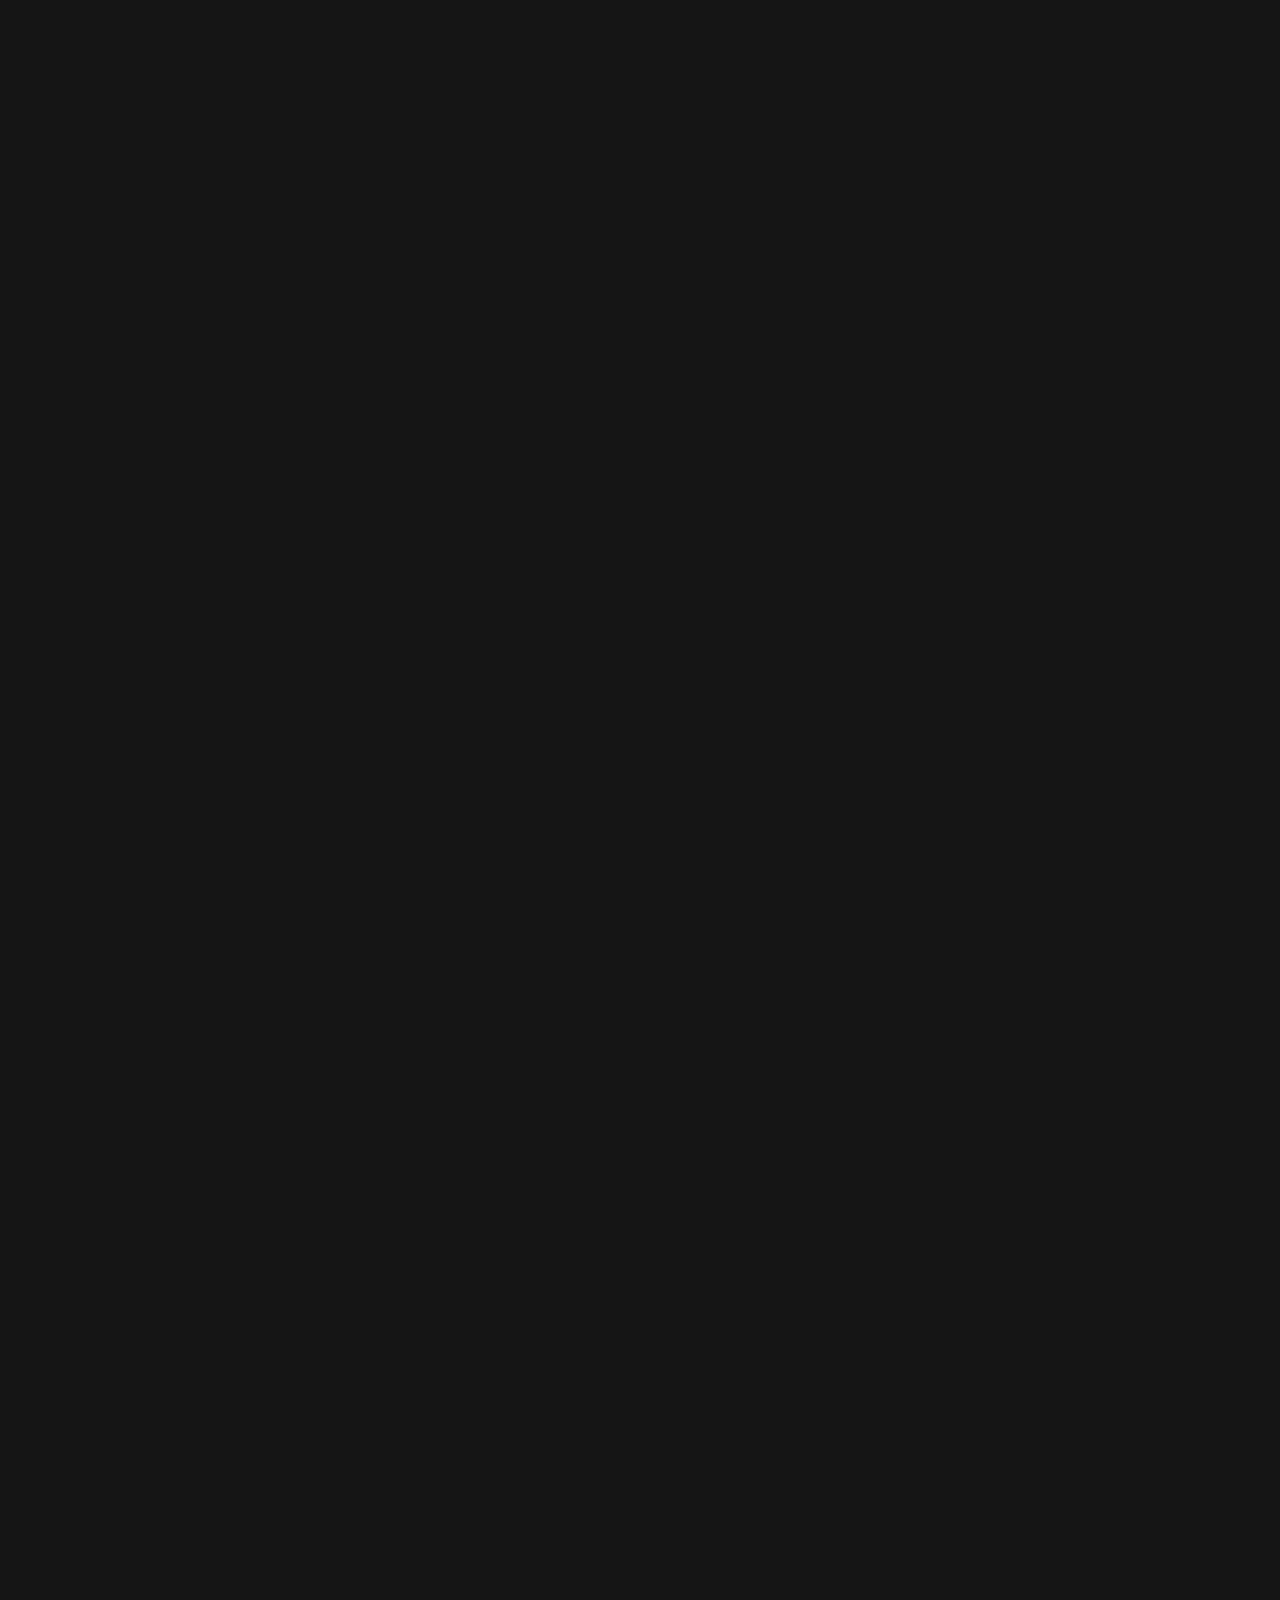
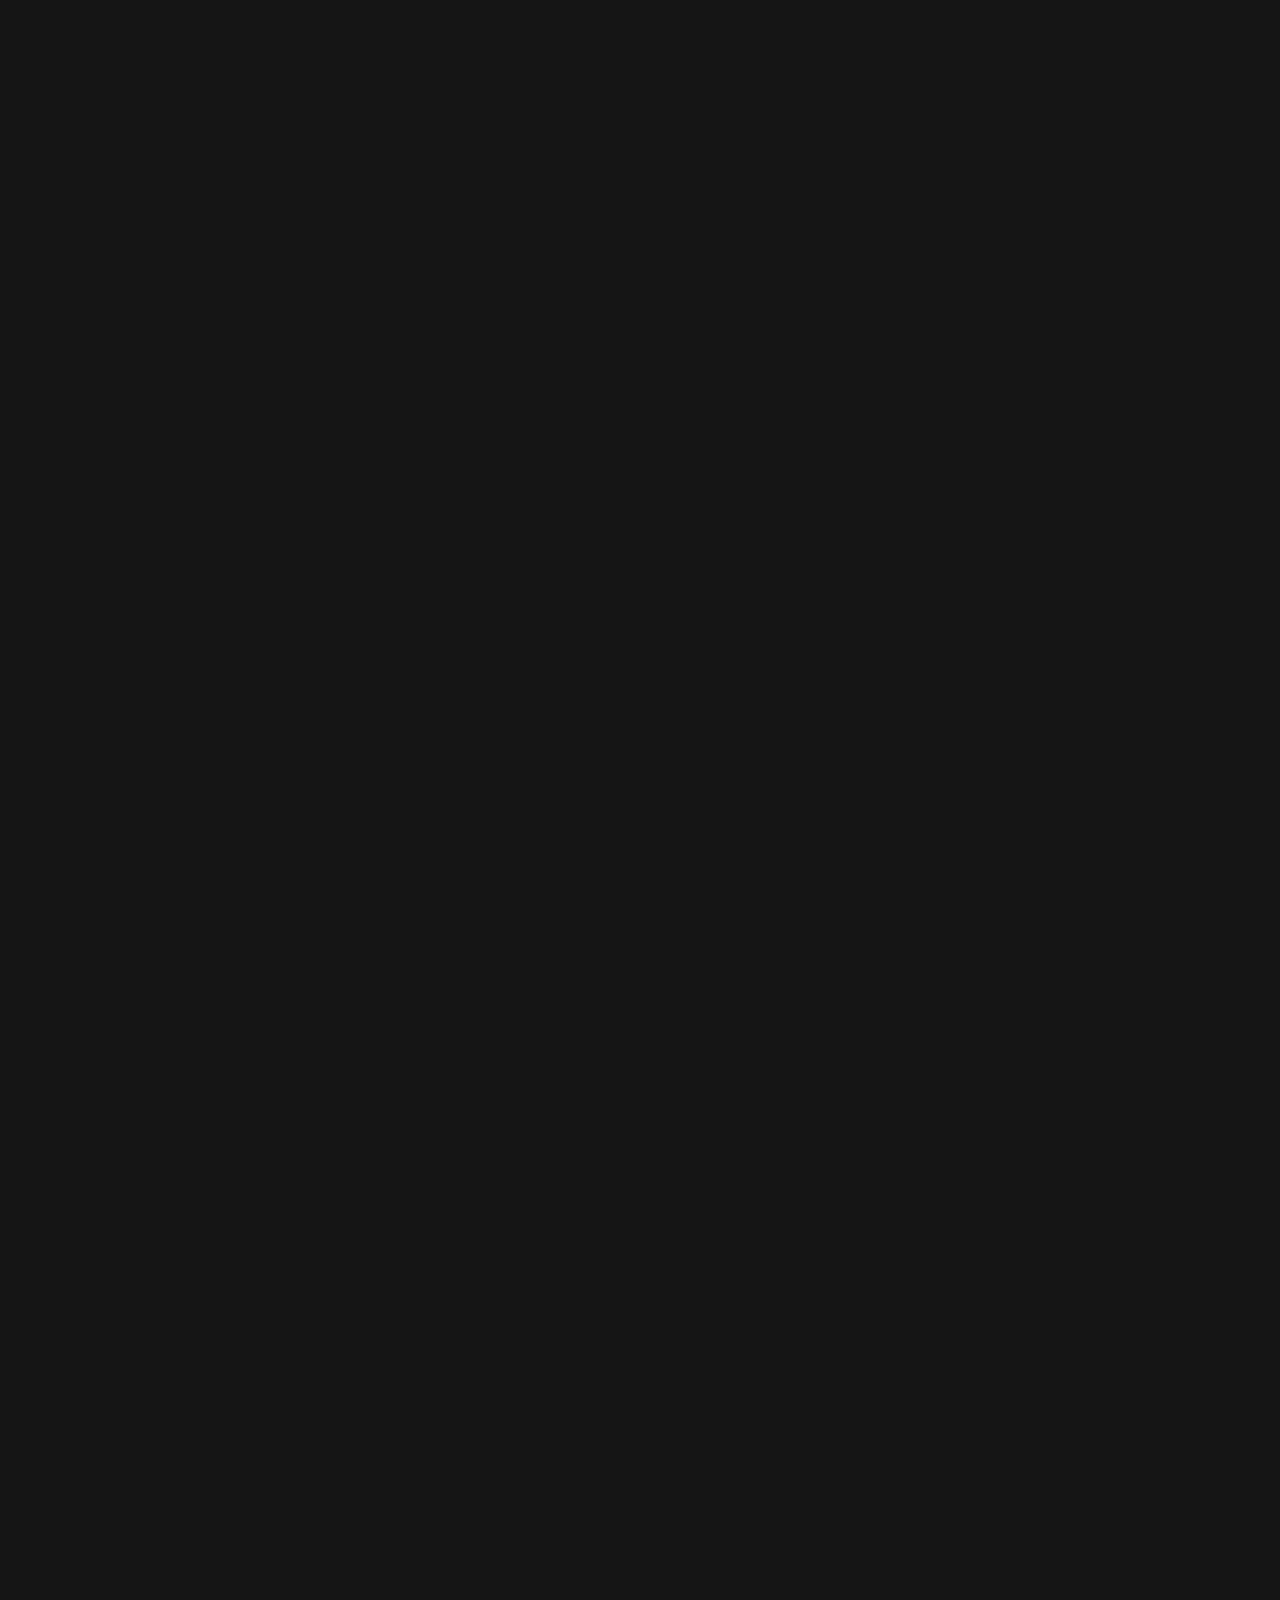
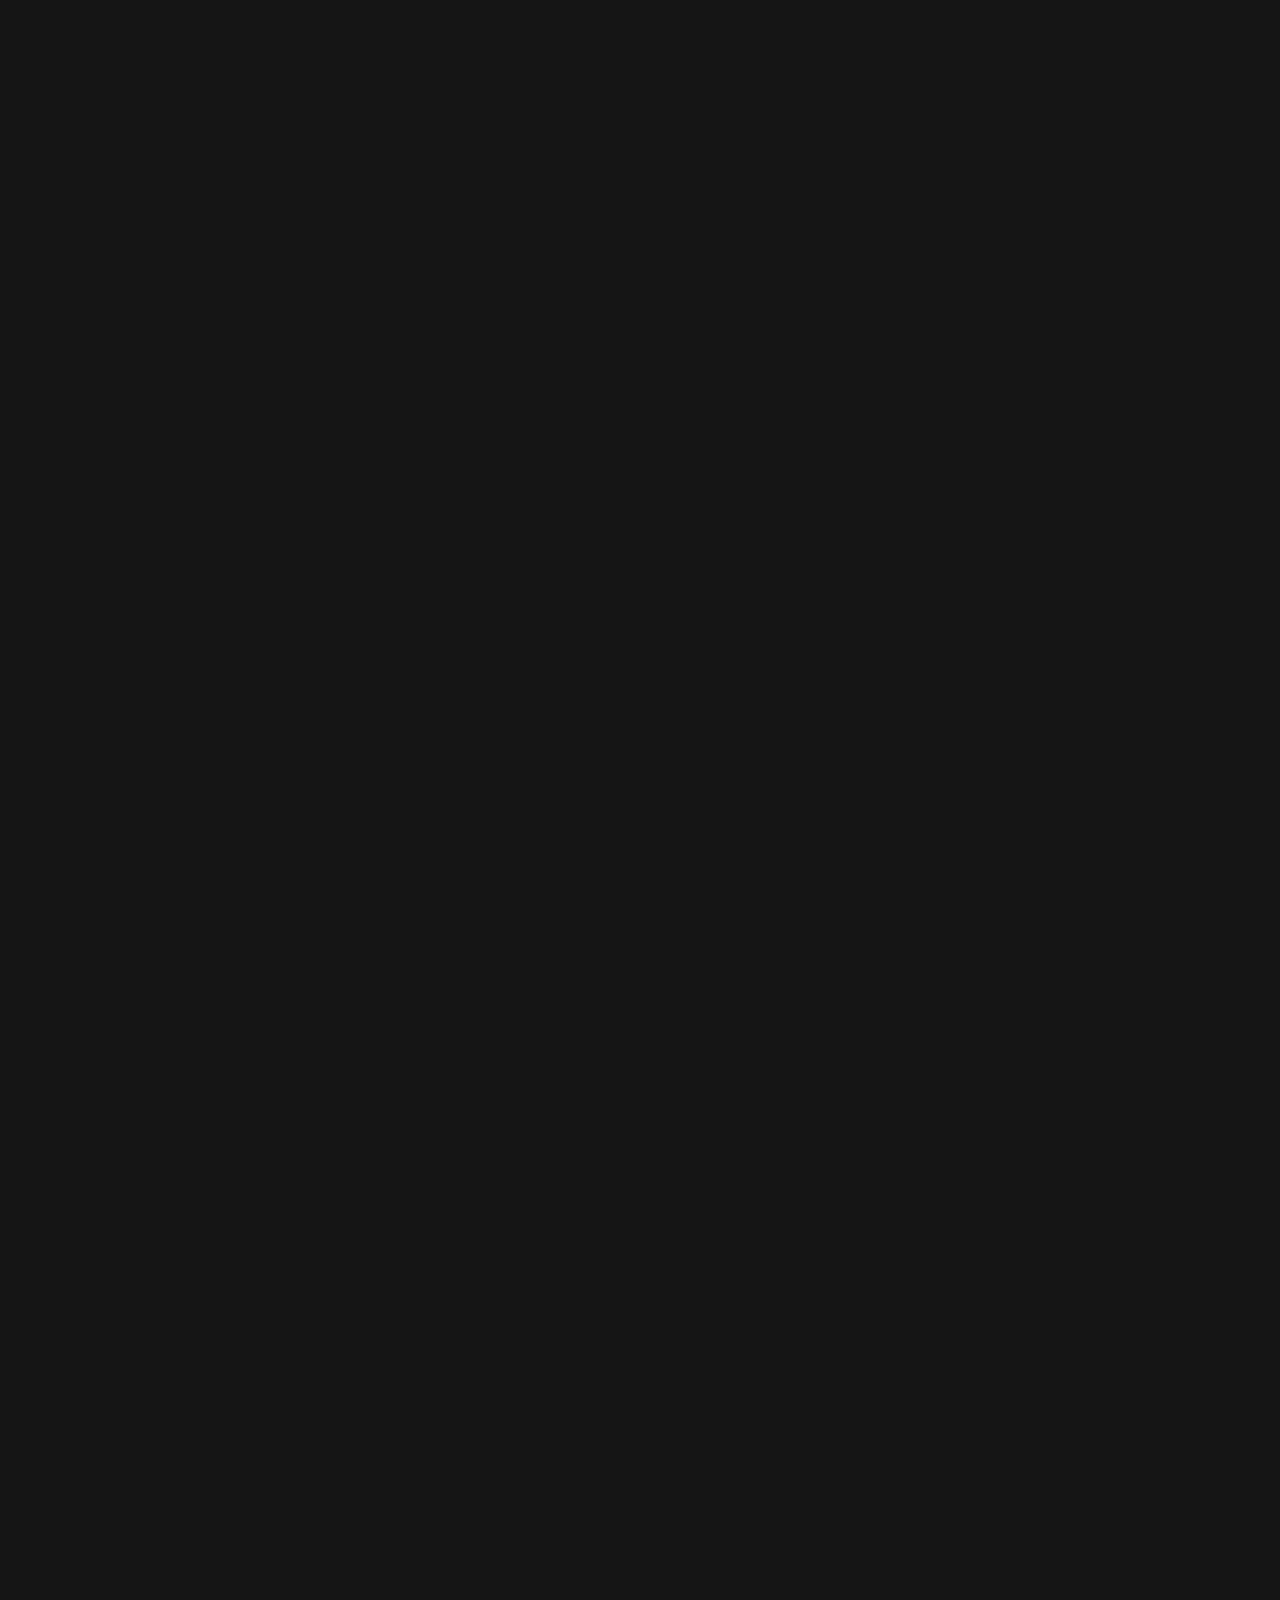
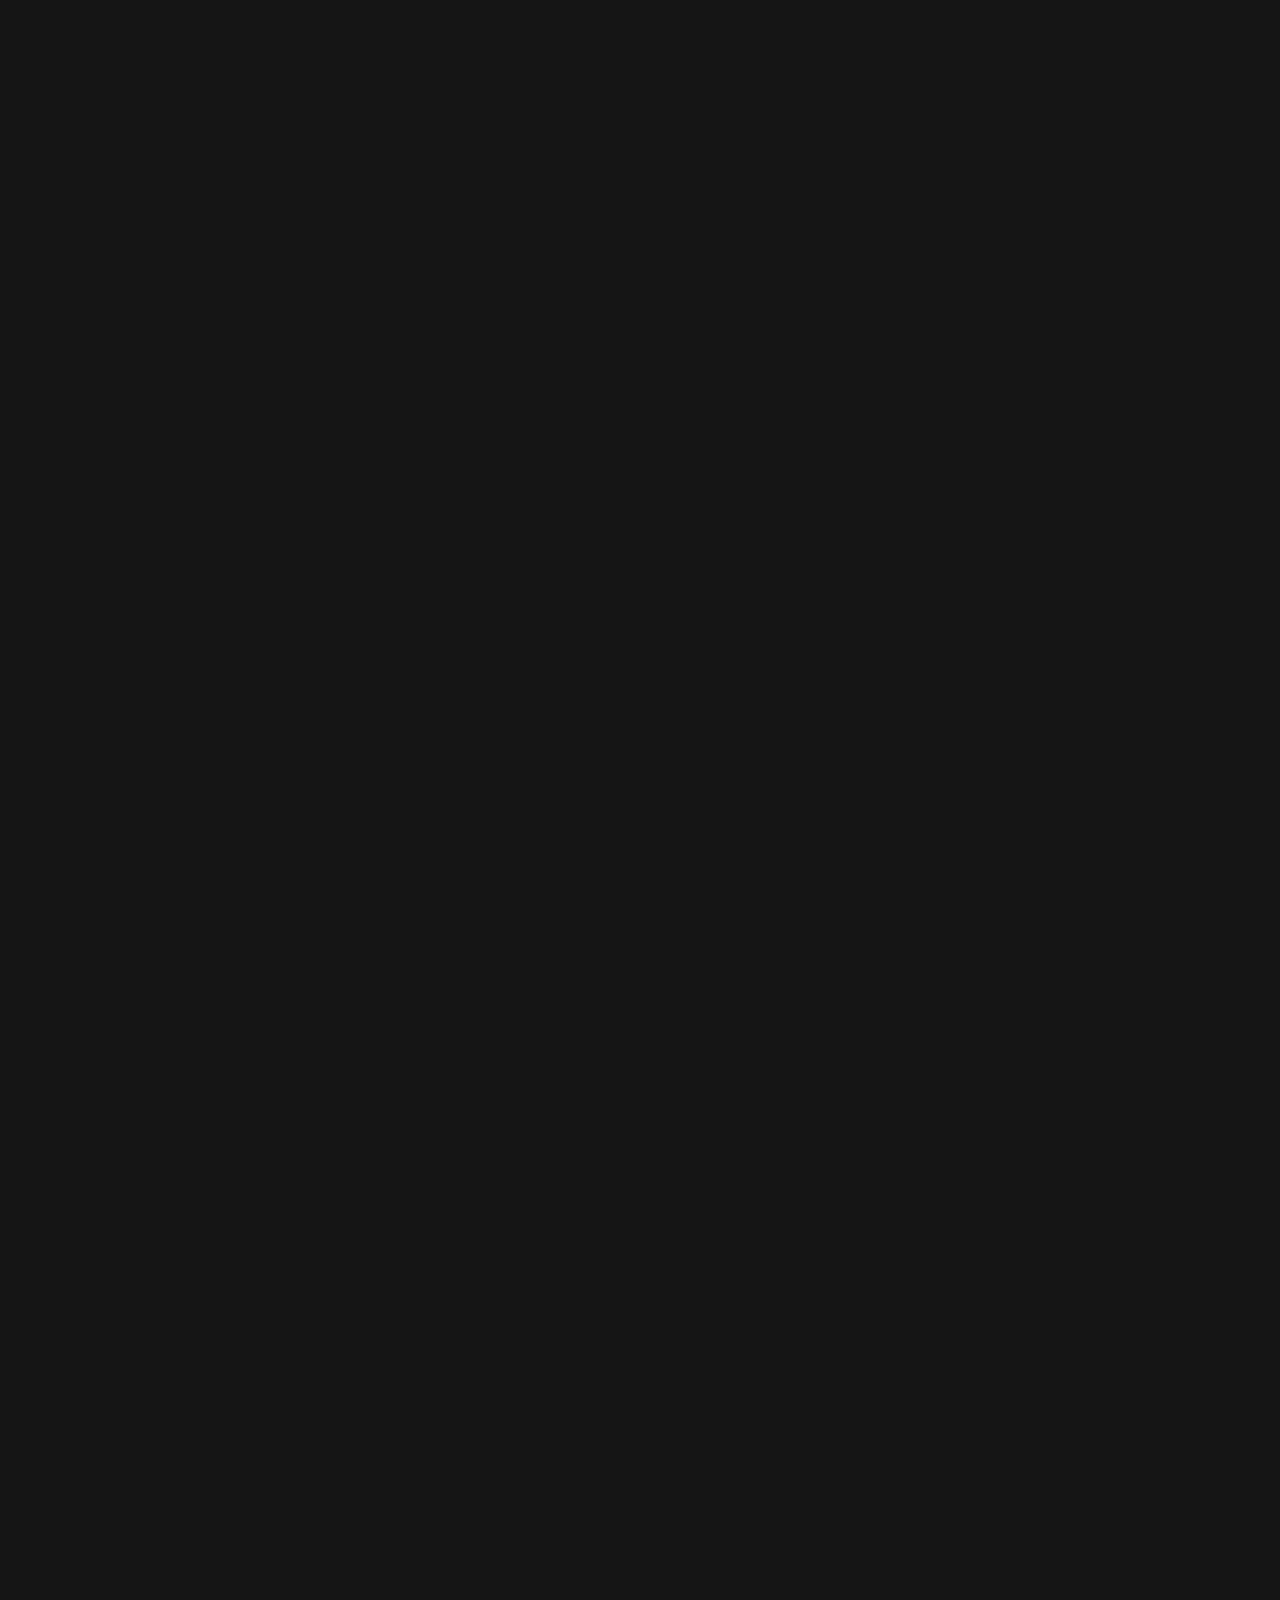
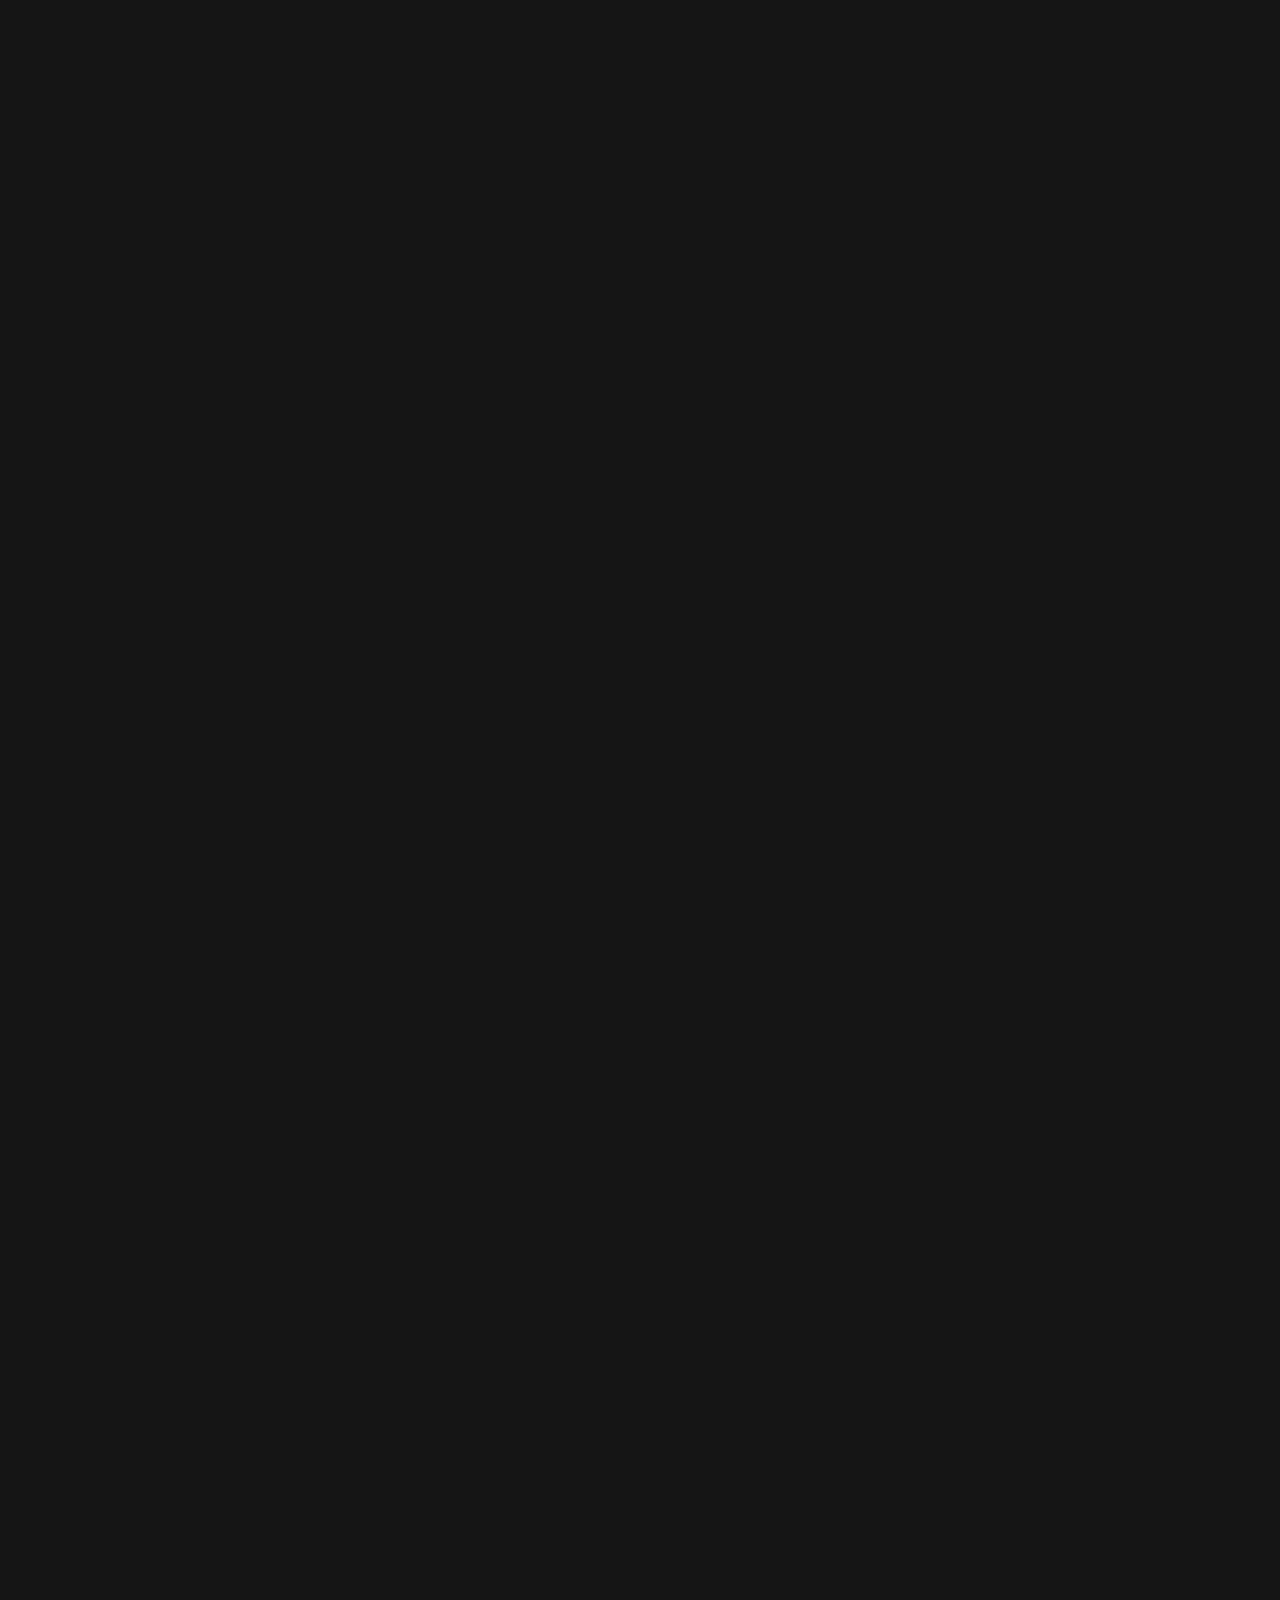
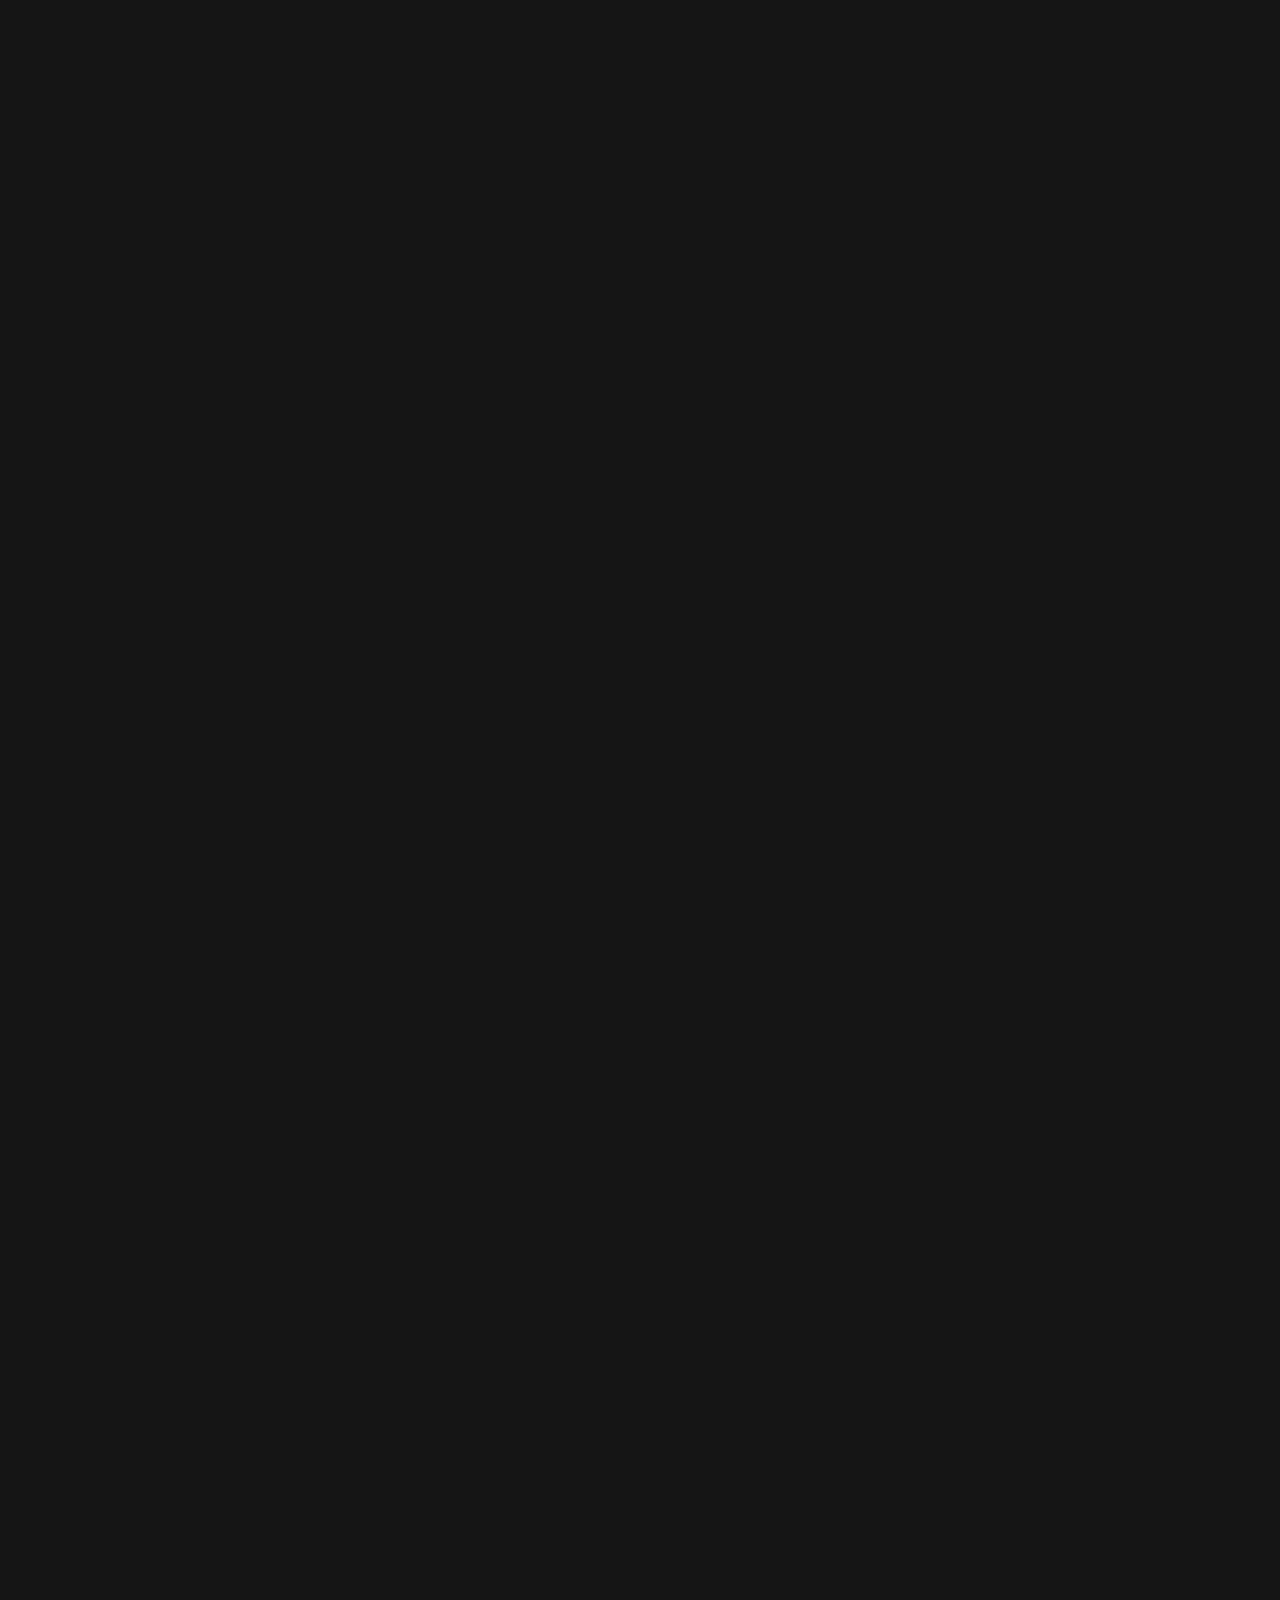
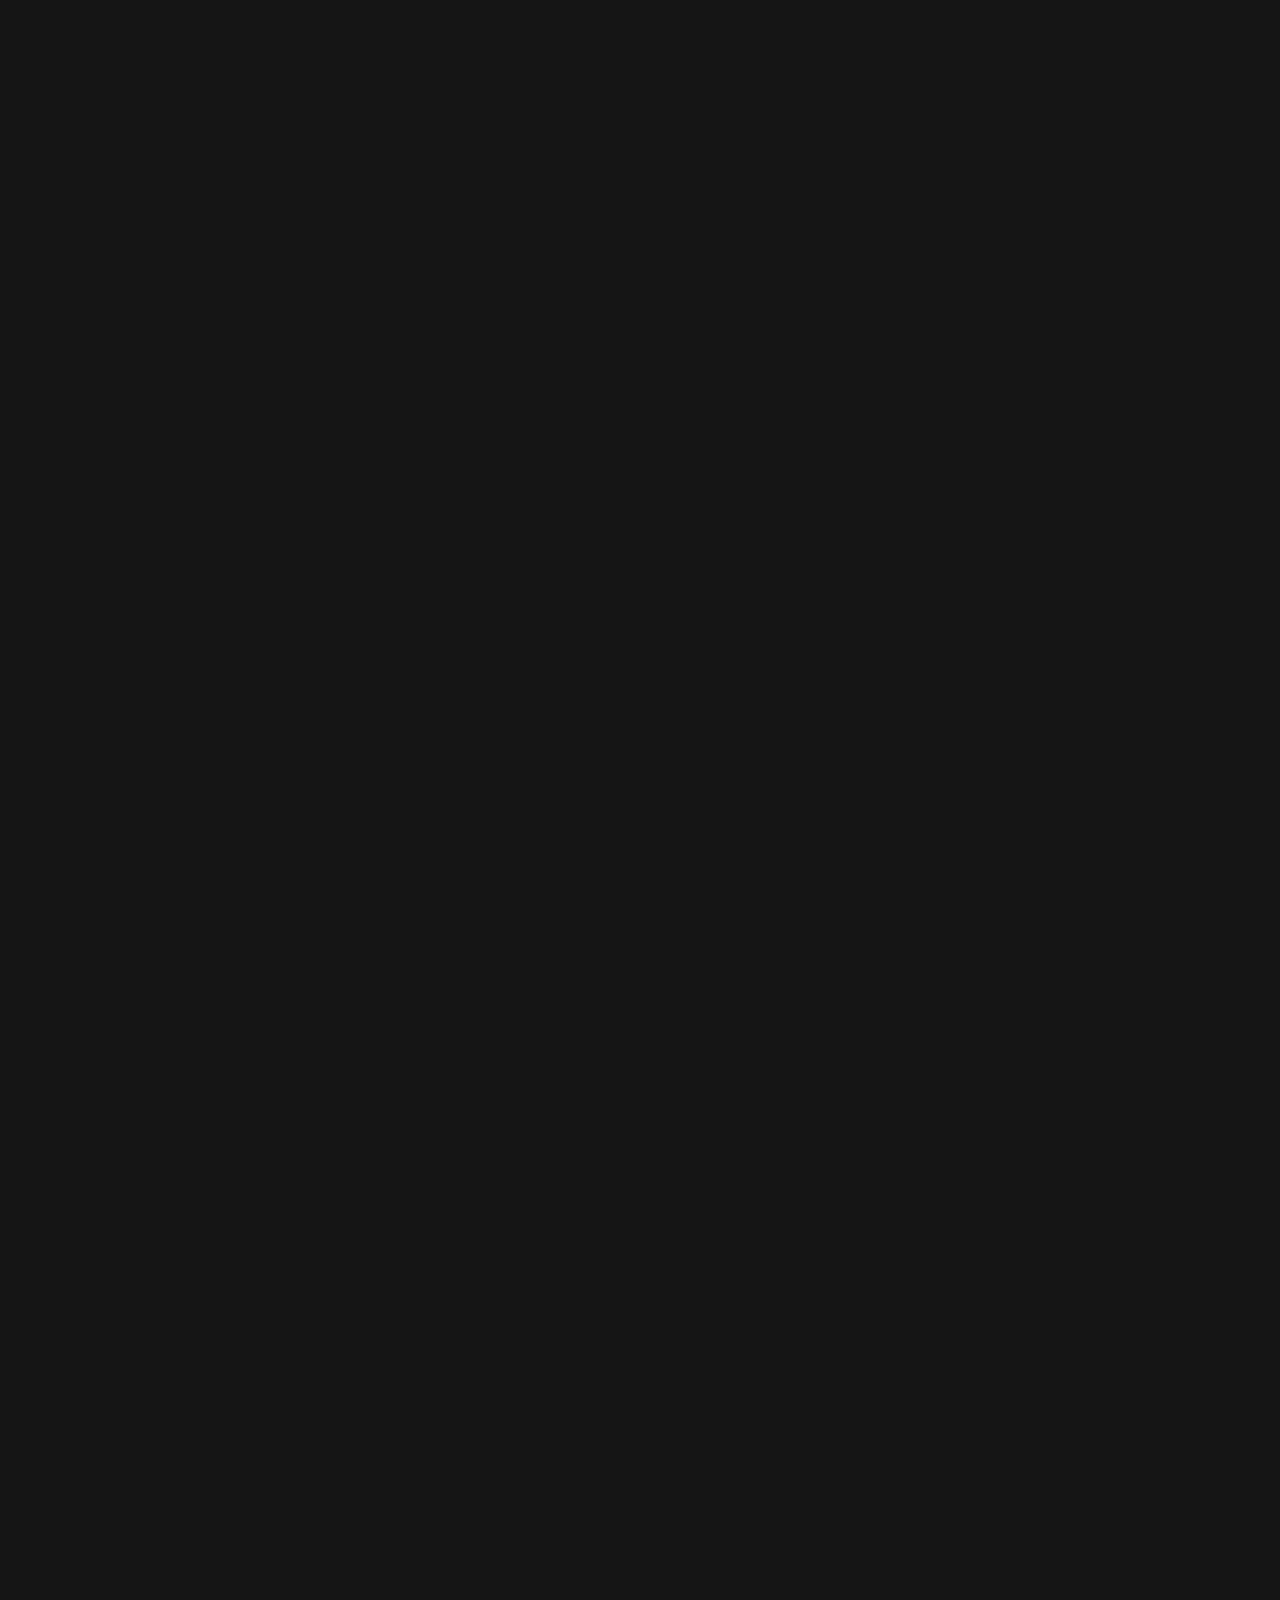
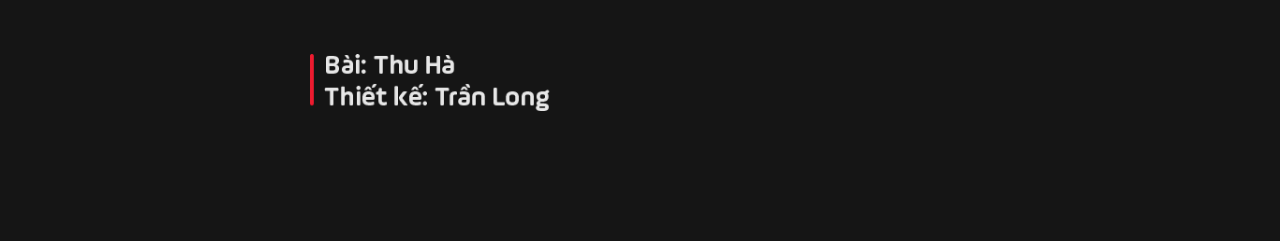
<file: responsive/index.html>
<!DOCTYPE html>
<html lang="en">
  <head>
    <meta charset="UTF-8" />
    <meta name="viewport" content="width=device-width, initial-scale=1.0" />
    <meta http-equiv="X-UA-Compatible" content="ie=edge" />
    <title>Điều đặc biệt về tái định vị thương hiệu lần 2 của Viettel</title>
    <link rel="stylesheet" href="css/reset.css" />
    <link rel="stylesheet" href="css/fonts.css" />
    <link rel="stylesheet" href="css/animate.css" />
    <link rel="stylesheet" href="css/style.css" />
    <script src="js/jquery-3.3.1.min.js"></script>
    <script src="js/wow.min.js"></script>
    <script>
      $(document).ready(function () {
        new WOW().init();
      });
    </script>
  </head>
  <body>
    <div class="emag-wrapper web">
        <div class="emag-cover">
            <img src="images/web/cover.jpg" alt="" />
        </div>

        <div class="emag-main">
            <div class="emag-content mt-30">
                <div class="w660 wow fadeInUp" data-wow-duration="1s">
                    <p>Khác với thời điểm tái định vị thương hiệu lần đầu tiên cách đây gần 20 năm, khi quyết định tái định vị lần thứ 2, thương hiệu Viettel được Brand Finance định giá 5,8 tỷ USD, cao nhất trong lịch sử – đứng số 1 Việt Nam và số 1 Đông Nam Á về viễn thông. </p>
                </div>

                <div class="emag-title w980 wow fadeInUp mb-0 mt-80" data-wow-duration="1s">
                    <img src="images/web/title-1.png" alt="" />
                </div>
                
                <div class="w660 wow fadeInUp" data-wow-duration="1s">
                    <p>
                        Nếu sử dụng mạng di động và thích khuyến mại, chắc hẳn bạn đã có lần nghe về “ông chú Viettel” với hàm ý là một người tốt và có uy tín, có các thông tin về khuyến mãi cho các dịch vụ viễn thông.
                    </p>

                    <p>
                        Khi Viettel thực hiện đánh giá lại hình ảnh thương hiệu trong con mắt khách hàng, kết quả thu được có nhiều điểm tương đồng. Theo đó, sau gần 20 năm ra đời, thương hiệu Viettel được nhân cách hoá như một trung niên tốt bụng, điềm tĩnh và đáng tin.
                    </p>

                    <p>
                        Thế nhưng, hình ảnh một trung niên tốt bụng, điềm tĩnh cũng làm người ta liên tưởng tới những khía cạnh khác như không hợp thời, chậm chạp và… sắp già. Mà như nhận xét của ông Lê Đăng Dũng – Quyền Chủ tịch kiêm Tổng giám đốc Tập đoàn Viettel: “Thử hình dung bây giờ Viettel đang bị nghĩ là ‘ông chú’, 5 -10 năm nữa là thành ‘ông bác’ mà đã thành ‘ông bác’ rồi thì…”.
                    </p>
                </div>

                <div class="w660 wow fadeInUp" data-wow-duration="1s">
                    <img src="images/web/img-1.jpg" alt="" />
                </div>

                <div class="w660 wow fadeInUp" data-wow-duration="1s">
                    <p>
                        Hình ảnh nhân cách hoá của Viettel qua kết quả điều tra cho thấy một rủi ro cho thương hiệu này khi những việc họ đang và sẽ làm không  phù hợp với hình ảnh mà khách hàng đang nghĩ. Đặc biệt, hình ảnh “ông chú” cũng không tốt cho nhóm khách hàng mục tiêu quan trọng của Viettel là thế hệ Millennials hay GenZ. 
                    </p>

                    <p>
                        Trên thế giới, hầu hết các thương hiệu lớn sau khi đã phát triển từ 10 đến 20 năm đều phải đánh giá lại và có sự thay đổi về nhận diện của mình. Viettel với câu chuyện về “ông chú” trong những năm gần đây đã cho thấy yêu cầu phải có sự thay đổi.
                    </p>
                </div>

                <div class="emag-title w980 wow fadeInUp mb-0 mt-110" data-wow-duration="1s">
                    <img src="images/web/title-2.png" alt="" />
                </div>

                <div class="w660 wow fadeInUp" data-wow-duration="1s">
                    <p>
                        Nếu như “ông chú” là một lời cảnh báo về sự không còn phù hợp của thương hiệu Viettel về mặt hình ảnh ở thời điểm này thì sự thay đổi bên trong tập đoàn này mới thực sự là nhân tố cốt lõi. 
                    </p>

                    <p>
                        Trước đây, Viettel chỉ gắn với viễn thông, còn giờ đây tập đoàn này đã mở rộng thêm nhiều lĩnh vực. Bên cạnh viễn thông, Viettel còn có thêm 3 trụ cột mới: an ninh mạng; sản xuất thiết bị điện tử viễn thông; công nghiệp quốc phòng công nghệ cao. Ngay cả viễn thông cũng đã tham gia vào quá trình chuyển đổi số mạnh mẽ trong mọi lĩnh vực của đời sống xã hội.
                    </p>
                </div>

                <div class="w660 wow fadeInUp" data-wow-duration="1s">
                    <img src="images/web/img-2.jpg" alt="" />
                </div>

                <div class="w660 wow fadeInUp" data-wow-duration="1s">
                    <p>
                        Đặc biệt, kể từ năm 2018 khi Viettel tuyên bố sứ mệnh mới của mình là “tiên phong kiến tạo xã hội số” ở Việt Nam thì sự thay đổi diễn ra cực nhanh. Không còn là một công ty viễn thông truyền thống, Viettel đã chuyển mình trở thành nhà cung cấp dịch vụ số thực sự.
                    </p>

                    <p>
                        Cho tới cuối năm 2020, Viettel đã hình thành nên 6 lĩnh vực chủ đạo để kiến tạo xã hội số gồm: Hạ tầng số; Giải pháp số; Nội dung số; Tài chính số; An ninh mạng và Nghiên cứu sản xuất công nghiệp công nghệ cao. Ở cả 6 lĩnh vực, của Viettel đã thực sự hình thành về chiến lược, bộ máy vận hành và thực tế sản phẩm dịch vụ cung cấp cho xã hội. 
                    </p>

                    <p>
                        Bởi vậy, việc tái định vị thương hiệu cho phù hợp với một Viettel mới là điều tất yếu phải làm. Đây là lý do quan trọng nhất của việc tái định vị thương hiệu Viettel, kéo theo sự thay đổi logo và slogan.
                    </p>
                </div>

                <div class="wow fadeInUp w980" data-wow-duration="1s">
                    <img src="images/web/img-3.jpg" alt="" />
                </div>

                <div class="emag-title w980 wow fadeInUp mb-0 mt-80" data-wow-duration="1s">
                    <img src="images/web/title-3.png" alt="" />
                </div>

                <div class="w660 wow fadeInUp" data-wow-duration="1s">
                    <p>Không giống như ở lần tái định vị thứ nhất, Viettel đã có những thử nghiệm thực tế ở thị trường nước ngoài, với các thương hiệu của công ty con. </p>

                    <p>Sau khi xây dựng thương hiệu cho Viettel ở Việt Nam, tập đoàn này đã thực hiện các dự án tương tự ở 10 thị trường quốc tế khác: Campuchia, Lào, Đông Timor, Myanmar, Haiti, Peru, Burundi, Tanzania, Mozambique, Cameroon. Kinh nghiệm làm thương hiệu ở 11 quốc gia cùng nhiều hãng tư vấn nước ngoài cũng khiến Viettel trở nên tinh tế và dày dạn hơn rất nhiều so với cách đây gần 20 năm.</p>

                    <p>Đặc biệt, kinh nghiệm tái định vị thành công thương hiệu Metfone (Campuchia)– một thị trường có ít nhiều tương đồng với Việt Nam, là một bài học quý giá. Từ “một luồng gió mới”, sau gần 10 năm phát triển, Metfone cũng bị nhận diện là một “thương hiệu già”. Thế nhưng, sau khi tái định vị với việc sử dụng linh vật thương hiệu Munny, cùng màu đỏ tươi trẻ (thể hiện sự nổi bật, trẻ trung và mạnh mẽ), Metfone đã bật lên mạnh mẽ, chiếm trọn cảm tình của nhóm khách hàng trẻ.</p>
                </div>

                <div class="wow fadeInUp" data-wow-duration="1s">
                    <img src="images/web/img-4.jpg" alt="" />
                </div>

                <div class="w660 wow fadeInUp" data-wow-duration="1s">
                    <p>Bên cạnh Campuchia, thị trường Myanmar với Mytel cũng là một kinh nghiệm khác cho Viettel về xây dựng thương hiệu thành công. Viettel dùng những màu nóng, thể thiện sự mạnh mẽ, trẻ trung và năng động. Da cam là màu được chọn cho Mytel và là một trong những nhân tố quan trọng giúp thương hiệu này có được nhận diện nổi bật và được yêu mến khi màu cam được phủ khắp Myanmar trong một thời gian rất ngắn.</p>

                    <p>Chính nhờ những kinh nghiệm thành công, thực tế là có cả vấp váp khi xây dựng nhiều thương hiệu ở nước ngoài, Tập đoàn Viettel có một cái nhìn rõ nét và mạch lạc khi chuẩn bị tái định vị cho thương hiệu của mình tại Việt Nam. </p>
                </div>

                <div class="emag-title w980 wow fadeInUp mb-0 mt-130" data-wow-duration="1s">
                    <img src="images/web/title-4.png" alt="" />
                </div>

                <div class="w660 wow fadeInUp" data-wow-duration="1s">
                    <p>Khi xây dựng brand vision (tầm nhìn thương hiệu) cho Viettel gần 20 năm trước, ban lãnh đạo tập đoàn này đã chọn “Sáng tạo vì con người”. Thời điểm đó, tầm nhìn này được chọn với ý nghĩa thể hiện cả văn hoá phương Đông (Quan tâm, sẻ chia) kết hợp phương Tây (Sáng tạo, lý tính). Khi ấy, sứ mệnh mà Viettel đặt ra cho mình là “Phổ cập dịch vụ viễn thông”.</p>

                    <p>Thế nhưng, sau khi đã hoàn thành “Phổ cập dịch vụ viễn thông” và trên đường thực hiện sứ mệnh mới “Tiên phong kiến tạo xã hội số”, 2 giá trị cốt lõi là “Caring” và “Innovative” cũng cần được tiến hoá. </p>

                    <p>Theo đánh giá của đơn vị tư vấn tái định vị thương hiệu, hai giá trị Caring & Innovative vẫn hoàn toàn phù hợp với sứ mệnh, chiến lược của Viettel và kỳ vọng của thế hệ khách hàng mới. Tuy vậy, nhà tư vấn đề nghị Viettel bổ sung thêm giá trị Passionate – Khát khao nhằm thúc đẩy mạnh mẽ nguồn năng lượng, sức trẻ cho thương hiệu; thể hiện một thương hiệu luôn đổi mới, sáng tạo, hướng đến một tương lai vươn tầm so với hiện tại. </p>
                </div>

                <div class="w980 wow fadeInUp mb-40" data-wow-duration="1s">
                    <img src="images/web/img-5.jpg" alt="" />
                </div>

                <div class="w660 wow fadeInUp" data-wow-duration="1s">
                    <p>Cả ba giá trị này được Viettel kết tinh trong 1 từ thể hiện cho triết lý thương hiệu là “Diversity” – Cộng hưởng tạo sự khác biệt. Chia sẻ về tầm nhìn thương hiệu mới, ông Lê Đăng Dũng – Quyền Chủ tịch kiêm Tổng giám đốc Tập đoàn Viettel nói: “Điều mà chúng tôi muốn bổ sung là thương hiệu Viettel sẽ mang tính truyền cảm hứng. Chúng tôi mong muốn khách hàng lựa chọn Viettel không chỉ vì yêu chất lượng dịch vụ mà còn bởi tình cảm, bởi yêu chính thương hiệu Viettel nữa”.</p>

                    <p>Trên thực tế, sự cộng hưởng cũng là một điều kiện tiên quyết trong bối cảnh Viettel đang mở rộng sang nhiều lĩnh vực mới, với nhiều cơ hội phát triển và cần cộng lực giữa nhiều sức mạnh khác nhau trong nội bộ cũng như bên ngoài để phục vụ khách hàng và kiến tạo xã hội số. </p>
                </div>

                <div class="wow fadeInUp emag-image-fullwidth mt-60" data-wow-duration="1s">
                    <img src="images/web/img-6.jpg" alt="" />
                </div>

                <div class="emag-title w980 wow fadeInUp mb-0 mt-90" data-wow-duration="1s">
                    <img src="images/web/title-5.png" alt="" />
                </div>

                <div class="w660 wow fadeInUp" data-wow-duration="1s">
                    <p>
                        Từ nghiên cứu thị trường, Viettel đã lựa chọn màu đỏ là màu sắc chủ đạo cho thương hiệu để tạo ấn tượng nổi bật và trẻ trung. Màu đỏ của chữ Viettel mang ý nghĩa màu cờ, màu của tình yêu đất nước, của sứ mệnh tiên phong dẫn dắt. Logo được sử dụng cách viết thường nhằm thể hiện sự cởi mở, thân thiện. Hai dấu ngoặc kép lớn được lược bỏ nhằm thể hiện sự cởi mở, kết nối, cộng hưởng. 
                    </p>

                    <p>
                        Tuy vậy, giá trị luôn tôn trọng, lắng nghe, quan tâm đến mỗi người như một cá thể riêng biệt vốn được Viettel thể hiện qua ý nghĩa của hai dấu ngoặc kép ở logo trước vẫn tiếp tục được duy trì thông qua khung hội thoại số. Biểu tượng này được cách điệu thành dấu chấm trên đầu chữ i trong chữ Viettel. Điều này cũng giúp Viettel thể hiện được sự chuyển dịch từ công ty viễn thông trở thành công ty dịch vụ số. 
                    </p>
                </div>

                <div class="w980 wow fadeInUp" data-wow-duration="1s">
                    <img src="images/web/img-7.jpg" alt="" />
                </div>

                <div class="w660 wow fadeInUp" data-wow-duration="1s">
                    <p>Được xây dựng với cấu trúc mở, slogan mới "Theo cách của bạn" và phiên bản tiếng Anh là “Your way” giúp Viettel truyền tải thông điệp khuyến khích mỗi người sáng tạo hơn và thể hiện bản thân, cùng nhau tạo ra những giá trị tốt đẹp hơn cho cuộc sống. Bên cạnh đó, slogan mới cũng thể hiện thông điệp mở cho nhiều dịch vụ số mới của Viettel. </p>

                    <p>Slogan mới vẫn đảm bảo giữ được yếu tố quen thuộc với khách hàng hiện tại nhưng nhấn mạnh được giá trị mới của xã hội 4.0 – nơi con người coi quyền khác biệt là một tài sản riêng. Bên cạnh đó đó, slogan mới cũng là một thông điệp mở cho nhiều dịch vụ mới của các công ty con trong Tập đoàn Viettel chứ không chỉ là viễn thông. </p>
                </div>

                <div class="emag-title w980 wow fadeInUp mb-0 mt-200" data-wow-duration="1s">
                    <img src="images/web/title-6.png" alt="" />
                </div>

                <div class="w660 wow fadeInUp" data-wow-duration="1s">
                    <p>Trong slogan trước đây, Viettel đã cam kết một lời hứa trong “Say it your way”: coi khách hàng như những cá thể riêng biệt và chăm sóc họ cũng theo những cách khác nhau. Vào thời điểm cách đây gần 20 năm, đó là một “lời hứa vĩ đại”. Khi ấy, tất cả khách hàng dùng dịch vụ viễn thông đều phải dùng gói cước như nhau, giá đắt, không thể lựa chọn và bị gọi là… thuê bao (tức là những con số). </p>

                    <p>Việc đưa ra lời hứa sẽ phục vụ hàng triệu, rồi sau này là hàng chục triệu khách hàng mà mỗi người một kiểu đúng là một lời hứa mang tính… viễn tưởng. Nhưng đó chính xác là những gì mà thương hiệu Viettel cam kết và hướng tới. </p>

                    <p>Ban đầu họ cố gắng phục vụ, chăm sóc nhu cầu theo nhóm khách hàng như: người già, cho sinh viên, học sinh, giáo viên, bộ đội… hoặc cho người theo từng vùng khác nhau... Đến khi tập đoàn này tự làm được Hệ thống tính cước theo thời gian thực (vOCS) thế hệ thứ 3 thì việc “chăm sóc mỗi khách hàng như những cá thể riêng biệt” đã trở thành hiện thực. Giờ đây, mỗi khách hàng có thể được phục vụ một gói cước riêng, theo nhu cầu của mình khi vào ứng dụng My Viettel để nêu các yêu cầu của mình… </p>
                </div>

                <div class="w980 wow fadeInUp" data-wow-duration="1s">
                    <img src="images/web/img-8.jpg" alt="" />
                </div>

                <div class="w660 wow fadeInUp" data-wow-duration="1s">
                    <p>Thế nhưng, khi lời hứa năm xưa đã được thực hiện thì Viettel lại xác định cho mình một cam kết mới, dựa trên tầm nhìn thương hiệu mới và slogan mới: “your way”. Trong xã hội số, khách hàng sẽ là người tự trải nghiệm và tạo ra sản phẩm, dịch vụ cho mình dựa trên các hệ thống của Viettel, mỗi người theo một cách khác nhau. </p>

                    <p>Ông Lê Đăng Dũng chia sẻ: “Trước đây thì Viettel phục vụ, chăm sóc khách hàng như những cá thể riêng biệt nhưng làm thủ công, còn bây giờ sẽ là công nghệ cao, tự động hóa với AI, Big Data và Robotics”. </p>
                </div>

                <div class="w660 mt-80 pb-100">
                    <img src="images/web/credit.png" alt="" />
                </div>
            </div>
        </div>
    </div>

    <div class="emag-wrapper mobile">
      <div class="emag-cover">
        <img src="images/mobile//cover.jpg" alt="" />
      </div>

      <div class="emag-main">
        <div class="emag-content mt-30">
          <p>Khác với thời điểm tái định vị thương hiệu lần đầu tiên cách đây gần 20 năm, khi quyết định tái định vị lần thứ 2, thương hiệu Viettel được Brand Finance định giá 5,8 tỷ USD, cao nhất trong lịch sử – đứng số 1 Việt Nam và số 1 Đông Nam Á về viễn thông.</p>
        </div>

        <div class="emag-title">
            <img src="images/mobile//title-1.png" alt="" />
          </div>

        <div class="emag-content">
          <p>Nếu sử dụng mạng di động và thích khuyến mại, chắc hẳn bạn đã có lần nghe về “ông chú Viettel” với hàm ý là một người tốt và có uy tín, có các thông tin về khuyến mãi cho các dịch vụ viễn thông.</p>

          <p>Khi Viettel thực hiện đánh giá lại hình ảnh thương hiệu trong con mắt khách hàng, kết quả thu được có nhiều điểm tương đồng. Theo đó, sau gần 20 năm ra đời, thương hiệu Viettel được nhân cách hoá như một trung niên tốt bụng, điềm tĩnh và đáng tin.</p>

          <p>Thế nhưng, hình ảnh một trung niên tốt bụng, điềm tĩnh cũng làm người ta liên tưởng tới những khía cạnh khác như không hợp thời, chậm chạp và… sắp già. Mà như nhận xét của ông Lê Đăng Dũng – Quyền Chủ tịch kiêm Tổng giám đốc Tập đoàn Viettel: “Thử hình dung bây giờ Viettel đang bị nghĩ là ‘ông chú’, 5 -10 năm nữa là thành ‘ông bác’ mà đã thành ‘ông bác’ rồi thì…”.</p>
        </div>

        <img src="images/mobile//img-1.jpg" alt="" />

        <div class="emag-content">
          <p>Hình ảnh nhân cách hoá của Viettel qua kết quả điều tra cho thấy một rủi ro cho thương hiệu này khi những việc họ đang và sẽ làm không phù hợp với hình ảnh mà khách hàng đang nghĩ. Đặc biệt, hình ảnh “ông chú” cũng không tốt cho nhóm khách hàng mục tiêu quan trọng của Viettel là thế hệ Millennials hay GenZ.</p>

          <p>Trên thế giới, hầu hết các thương hiệu lớn sau khi đã phát triển từ 10 đến 20 năm đều phải đánh giá lại và có sự thay đổi về nhận diện của mình. Viettel với câu chuyện về “ông chú” trong những năm gần đây đã cho thấy yêu cầu phải có sự thay đổi.</p>
        </div>

        <div class="emag-title">
          <img src="images/mobile//title-2.png" alt="" />
        </div>

        <div class="emag-content">
            <p>Nếu như “ông chú” là một lời cảnh báo về sự không còn phù hợp của thương hiệu Viettel về mặt hình ảnh ở thời điểm này thì sự thay đổi bên trong tập đoàn này mới thực sự là nhân tố cốt lõi.</p>

            <p>Trước đây, Viettel chỉ gắn với viễn thông, còn giờ đây tập đoàn này đã mở rộng thêm nhiều lĩnh vực. Bên cạnh viễn thông, Viettel còn có thêm 3 trụ cột mới: an ninh mạng; sản xuất thiết bị điện tử viễn thông; công nghiệp quốc phòng công nghệ cao. Ngay cả viễn thông cũng đã tham gia vào quá trình chuyển đổi số mạnh mẽ trong mọi lĩnh vực của đời sống xã hội.</p>
        </div>

        <img src="images/mobile//img-2.jpg" alt="" />

        <div class="emag-content">
            <p>Đặc biệt, kể từ năm 2018 khi Viettel tuyên bố sứ mệnh mới của mình là “tiên phong kiến tạo xã hội số” ở Việt Nam thì sự thay đổi diễn ra cực nhanh. Không còn là một công ty viễn thông truyền thống, Viettel đã chuyển mình trở thành nhà cung cấp dịch vụ số thực sự.</p>

            <p>Cho tới cuối năm 2020, Viettel đã hình thành nên 6 lĩnh vực chủ đạo để kiến tạo xã hội số gồm: Hạ tầng số; Giải pháp số; Nội dung số; Tài chính số; An ninh mạng và Nghiên cứu sản xuất công nghiệp công nghệ cao. Ở cả 6 lĩnh vực này, Viettel đã thực sự hình thành về chiến lược, bộ máy vận hành và thực tế sản phẩm dịch vụ cung cấp cho xã hội.</p>

            <p>Bởi vậy, việc tái định vị thương hiệu cho phù hợp với một Viettel mới là điều tất yếu phải làm. Đây là lý do quan trọng nhất của việc tái định vị thương hiệu Viettel, kéo theo sự thay đổi logo và slogan.</p>
        </div>

        <img src="images/mobile//img-3.jpg" alt="" />

        <div class="emag-title">
          <img src="images/mobile//title-3.png" alt="" />
        </div>

        <div class="emag-content">
          <p>Không giống như ở lần tái định vị thứ nhất, Viettel đã có những thử nghiệm thực tế ở thị trường nước ngoài, với các thương hiệu của công ty con.</p>

          <p>Sau khi xây dựng thương hiệu cho Viettel ở Việt Nam, tập đoàn này đã thực hiện các dự án tương tự ở 10 thị trường quốc tế khác: Campuchia, Lào, Đông Timor, Myanmar, Haiti, Peru, Burundi, Tanzania, Mozambique, Cameroon. Kinh nghiệm làm thương hiệu ở 11 quốc gia cùng nhiều hãng tư vấn nước ngoài cũng khiến Viettel trở nên tinh tế và dày dạn hơn rất nhiều so với cách đây gần 20 năm.</p>

          <p>Đặc biệt, kinh nghiệm tái định vị thành công thương hiệu Metfone (Campuchia)– một thị trường có ít nhiều tương đồng với Việt Nam, là một bài học quý giá. Từ “một luồng gió mới”, sau gần 10 năm phát triển, Metfone cũng bị nhận diện là một “thương hiệu già”. Thế nhưng, sau khi tái định vị với việc sử dụng linh vật thương hiệu Munny, cùng màu đỏ tươi trẻ (thể hiện sự nổi bật, trẻ trung và mạnh mẽ), Metfone đã bật lên mạnh mẽ, chiếm trọn cảm tình của nhóm khách hàng trẻ.</p>
        </div>

        <img src="images/mobile//img-4.jpg" alt="" />

        <div class="emag-content">
          <p>Bên cạnh Campuchia, thị trường Myanmar với Mytel cũng là một kinh nghiệm khác cho Viettel về xây dựng thương hiệu thành công. Viettel dùng những màu nóng, thể thiện sự mạnh mẽ, trẻ trung và năng động. Da cam là màu được chọn cho Mytel và là một trong những nhân tố quan trọng giúp thương hiệu này có được nhận diện nổi bật và được yêu mến khi màu cam được phủ khắp Myanmar trong một thời gian rất ngắn.</p>

          <p>Chính nhờ những kinh nghiệm thành công, thực tế là có cả vấp váp khi xây dựng nhiều thương hiệu ở nước ngoài, Tập đoàn Viettel có một cái nhìn rõ nét và mạch lạc khi chuẩn bị tái định vị cho thương hiệu của mình tại Việt Nam.</p>
        </div>

        <div class="emag-title">
          <img src="images/mobile//title-4.png" alt="" />
        </div>

        <div class="emag-content">
          <p>Khi xây dựng brand vision (tầm nhìn thương hiệu) cho Viettel gần 20 năm trước, ban lãnh đạo tập đoàn này đã chọn “Sáng tạo vì con người”. Thời điểm đó, tầm nhìn này được chọn với ý nghĩa thể hiện cả văn hoá phương Đông (Quan tâm, sẻ chia) kết hợp phương Tây (Sáng tạo, lý tính). Khi ấy, sứ mệnh mà Viettel đặt ra cho mình là “Phổ cập dịch vụ viễn thông”.</p>

          <p>Thế nhưng, sau khi đã hoàn thành “Phổ cập dịch vụ viễn thông” và trên đường thực hiện sứ mệnh mới “Tiên phong kiến tạo xã hội số”, 2 giá trị cốt lõi là “Caring” và “Innovative” cũng cần được tiến hoá.</p>

          <p>Theo đánh giá của đơn vị tư vấn tái định vị thương hiệu, hai giá trị Caring & Innovative vẫn hoàn toàn phù hợp với sứ mệnh, chiến lược của Viettel và kỳ vọng của thế hệ khách hàng mới. Tuy vậy, nhà tư vấn đề nghị Viettel bổ sung thêm giá trị Passionate – Khát khao nhằm thúc đẩy mạnh mẽ nguồn năng lượng, sức trẻ cho thương hiệu; thể hiện một thương hiệu luôn đổi mới, sáng tạo, hướng đến một tương lai vươn tầm so với hiện tại.</p>
        </div>

        <img src="images/mobile//img-5.jpg" alt="" />

        <div class="emag-content">
          <p>Cả ba giá trị này được Viettel kết tinh trong 1 từ thể hiện cho triết lý thương hiệu là “Diversity” – Cộng hưởng tạo sự khác biệt. Chia sẻ về tầm nhìn thương hiệu mới, ông Lê Đăng Dũng – Quyền Chủ tịch kiêm Tổng giám đốc Tập đoàn Viettel nói: “Điều mà chúng tôi muốn bổ sung là thương hiệu Viettel sẽ mang tính truyền cảm hứng. Chúng tôi mong muốn khách hàng lựa chọn Viettel không chỉ vì yêu chất lượng dịch vụ mà còn bởi tình cảm, bởi yêu chính thương hiệu Viettel nữa”.</p>

          <p>Trên thực tế, sự cộng hưởng cũng là một điều kiện tiên quyết trong bối cảnh Viettel đang mở rộng sang nhiều lĩnh vực mới, với nhiều cơ hội phát triển và cần cộng lực giữa nhiều sức mạnh khác nhau trong nội bộ cũng như bên ngoài để phục vụ khách hàng và kiến tạo xã hội số.</p>
        </div>

        <img src="images/mobile//img-6.jpg" alt="" />

        <div class="emag-title">
          <img src="images/mobile//title-5.png" alt="" />
        </div>

        <div class="emag-content">
          <p>Từ nghiên cứu thị trường, Viettel đã lựa chọn màu đỏ là màu sắc chủ đạo cho thương hiệu để tạo ấn tượng nổi bật và trẻ trung. Màu đỏ của chữ Viettel mang ý nghĩa màu cờ, màu của tình yêu đất nước, của sứ mệnh tiên phong dẫn dắt. Logo được sử dụng cách viết thường nhằm thể hiện sự cởi mở, thân thiện. Hai dấu ngoặc kép lớn được lược bỏ nhằm thể hiện sự cởi mở, kết nối, cộng hưởng.</p>

          <p>Tuy vậy, giá trị luôn tôn trọng, lắng nghe, quan tâm đến mỗi người như một cá thể riêng biệt vốn được Viettel thể hiện qua ý nghĩa của hai dấu ngoặc kép ở logo trước vẫn tiếp tục được duy trì thông qua khung hội thoại số. Biểu tượng này được cách điệu thành dấu chấm trên đầu chữ i trong chữ Viettel. Điều này cũng giúp Viettel thể hiện được sự chuyển dịch từ công ty viễn thông trở thành công ty dịch vụ số.</p>
        </div>

        <img src="images/mobile//img-7.jpg" alt="" />

        <div class="emag-content">
          <p>Được xây dựng với cấu trúc mở, slogan mới "Theo cách của bạn" và phiên bản tiếng Anh là “Your way” giúp Viettel truyền tải thông điệp khuyến khích mỗi người sáng tạo hơn và thể hiện bản thân, cùng nhau tạo ra những giá trị tốt đẹp hơn cho cuộc sống. Bên cạnh đó, slogan mới cũng thể hiện thông điệp mở cho nhiều dịch vụ số mới của Viettel.</p>

          <p>Slogan mới vẫn đảm bảo giữ được yếu tố quen thuộc với khách hàng hiện tại nhưng nhấn mạnh được giá trị mới của xã hội 4.0 – nơi con người coi quyền khác biệt là một tài sản riêng. Bên cạnh đó đó, slogan mới cũng là một thông điệp mở cho nhiều dịch vụ mới của các công ty con trong Tập đoàn Viettel chứ không chỉ là viễn thông.</p>
        </div>

        <div class="emag-title">
          <img src="images/mobile//title-6.png" alt="" />
        </div>

        <div class="emag-content">
          <p>Trong slogan trước đây, Viettel đã cam kết một lời hứa trong “Say it your way”: coi khách hàng như những cá thể riêng biệt và chăm sóc họ cũng theo những cách khác nhau. Vào thời điểm cách đây gần 20 năm, đó là một “lời hứa vĩ đại”. Khi ấy, tất cả khách hàng dùng dịch vụ viễn thông đều phải dùng gói cước như nhau, giá đắt, không thể lựa chọn và bị gọi là… thuê bao (tức là những con số).</p>

          <p>Việc đưa ra lời hứa sẽ phục vụ hàng triệu, rồi sau này là hàng chục triệu khách hàng mà mỗi người một kiểu đúng là một lời hứa mang tính… viễn tưởng. Nhưng đó chính xác là những gì mà thương hiệu Viettel cam kết và hướng tới.</p>

          <p>Ban đầu họ cố gắng phục vụ, chăm sóc nhu cầu theo nhóm khách hàng như: người già, cho sinh viên, học sinh, giáo viên, bộ đội… hoặc cho người theo từng vùng khác nhau... Đến khi tập đoàn này tự làm được Hệ thống tính cước theo thời gian thực (vOCS) thế hệ thứ 3 thì việc “chăm sóc mỗi khách hàng như những cá thể riêng biệt” đã trở thành hiện thực. Giờ đây, mỗi khách hàng có thể được phục vụ một gói cước riêng, theo nhu cầu của mình khi vào ứng dụng My Viettel để nêu các yêu cầu của mình…</p>
        </div>

        <img src="images/mobile//img-8.jpg" alt="" />

        <div class="emag-content">
          <p>Thế nhưng, khi lời hứa năm xưa đã được thực hiện thì Viettel lại xác định cho mình một cam kết mới, dựa trên tầm nhìn thương hiệu mới và slogan mới: “your way”. Trong xã hội số, khách hàng sẽ là người tự trải nghiệm và tạo ra sản phẩm, dịch vụ cho mình dựa trên các hệ thống của Viettel, mỗi người theo một cách khác nhau.</p>

          <p>Ông Lê Đăng Dũng chia sẻ: “Trước đây thì Viettel phục vụ, chăm sóc khách hàng như những cá thể riêng biệt nhưng làm thủ công, còn bây giờ sẽ là công nghệ cao, tự động hóa với AI, Big Data và Robotics”.</p>
        </div>

        <div class="emag-credit">
          <img src="images/mobile//credit.png" alt="">
        </div>
      </div>
    </div>
  </body>
</html>
</file>
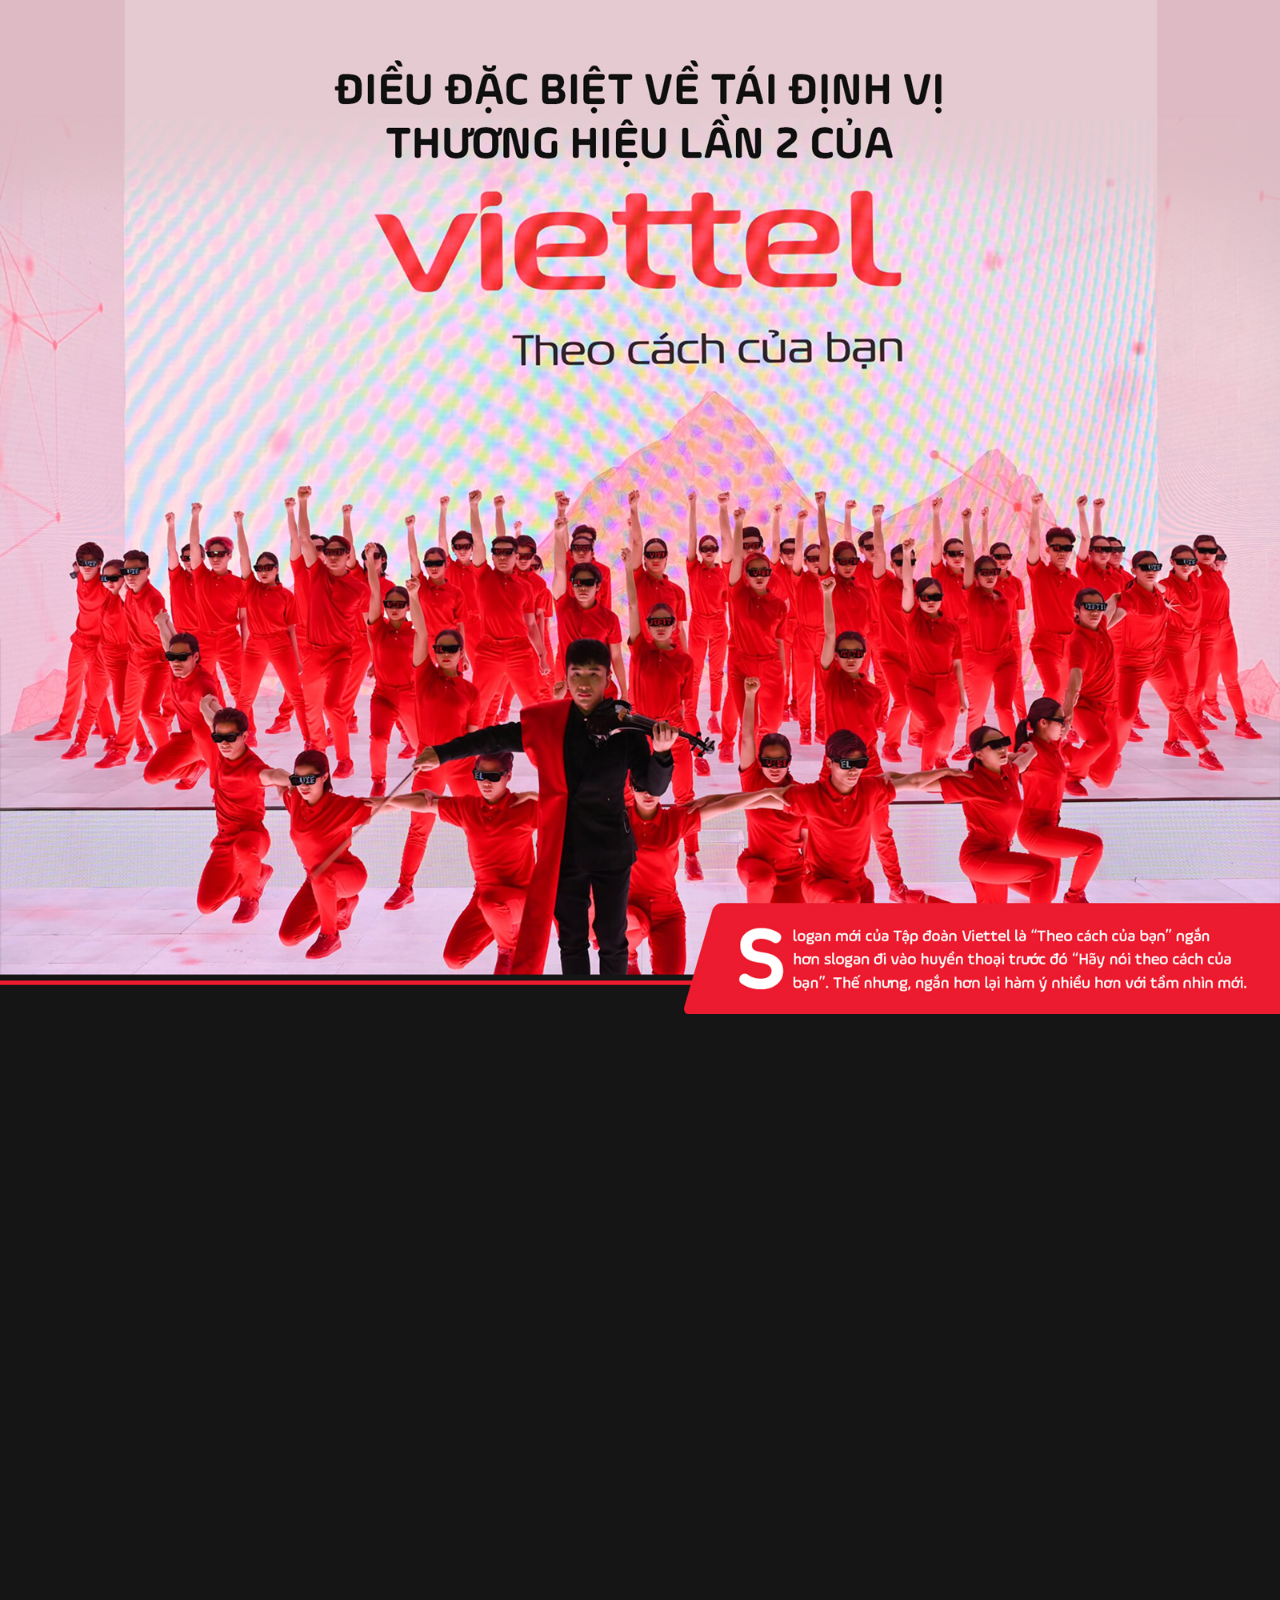
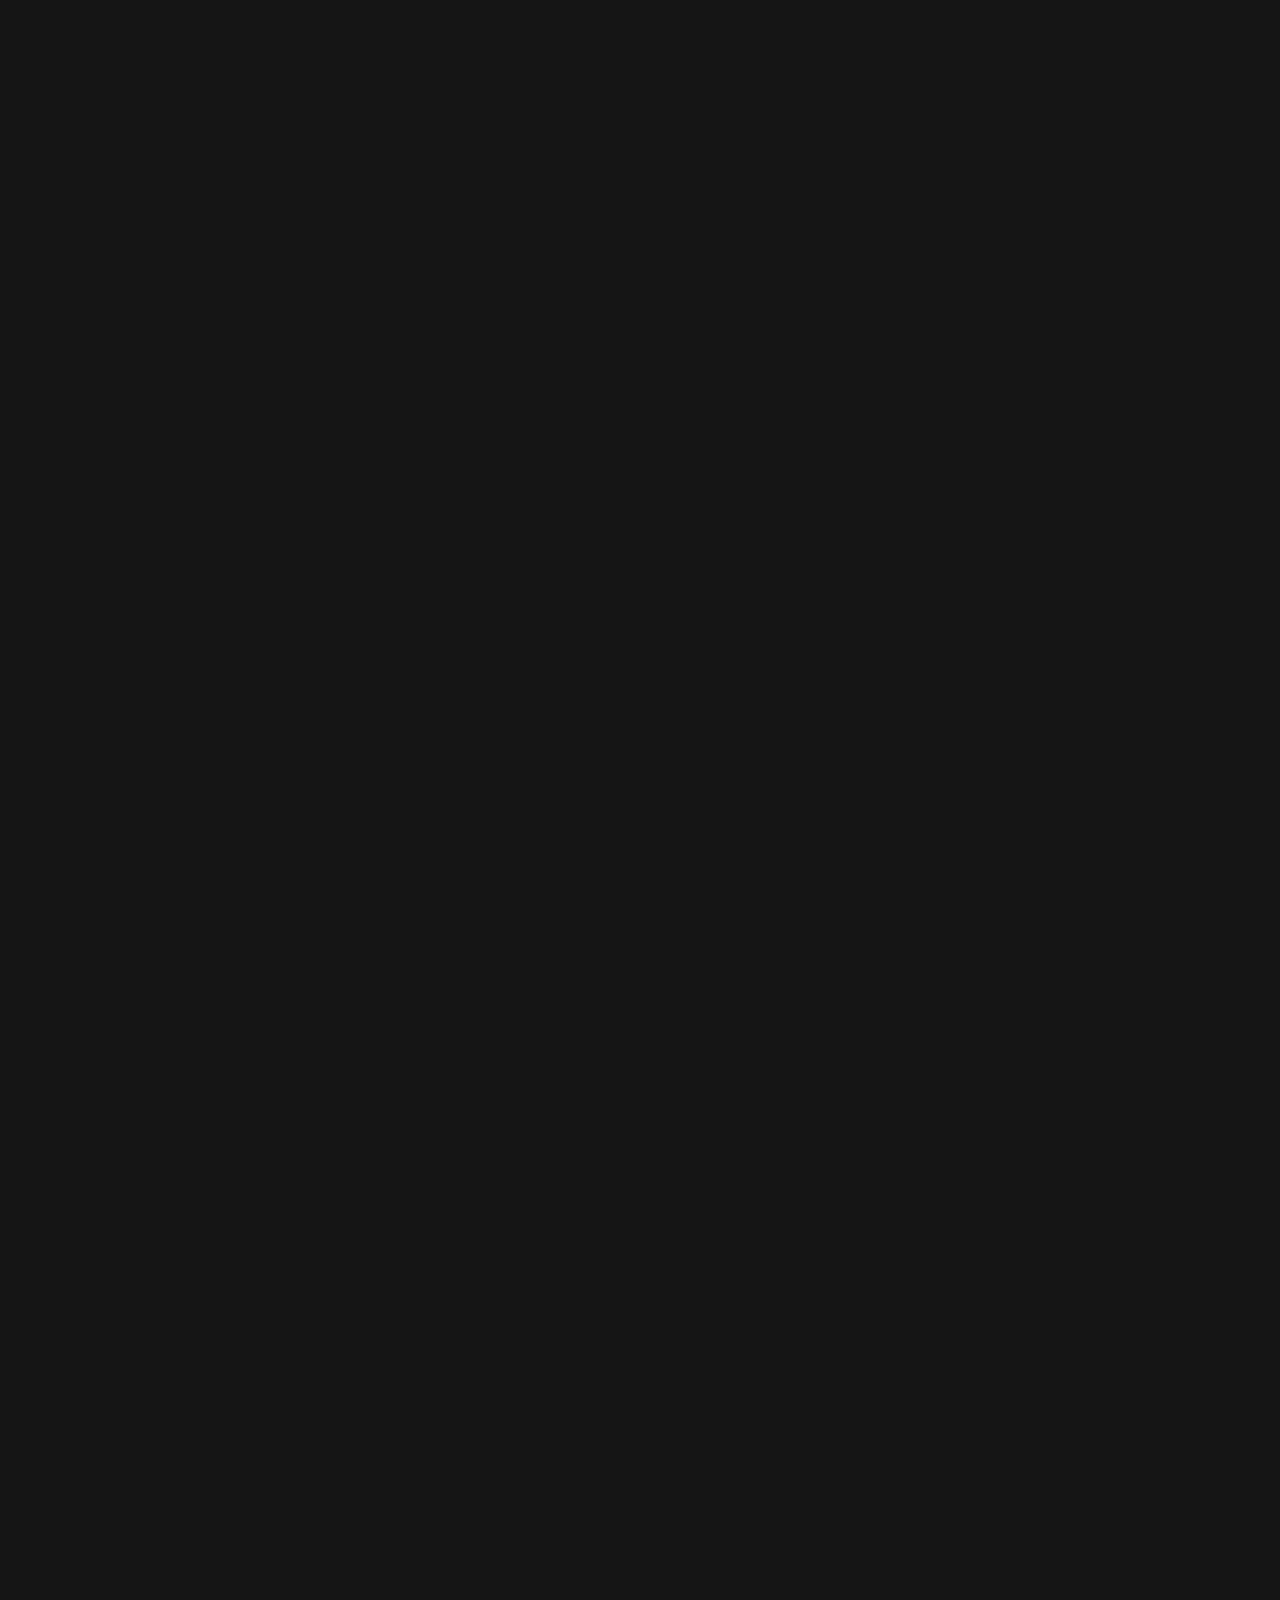
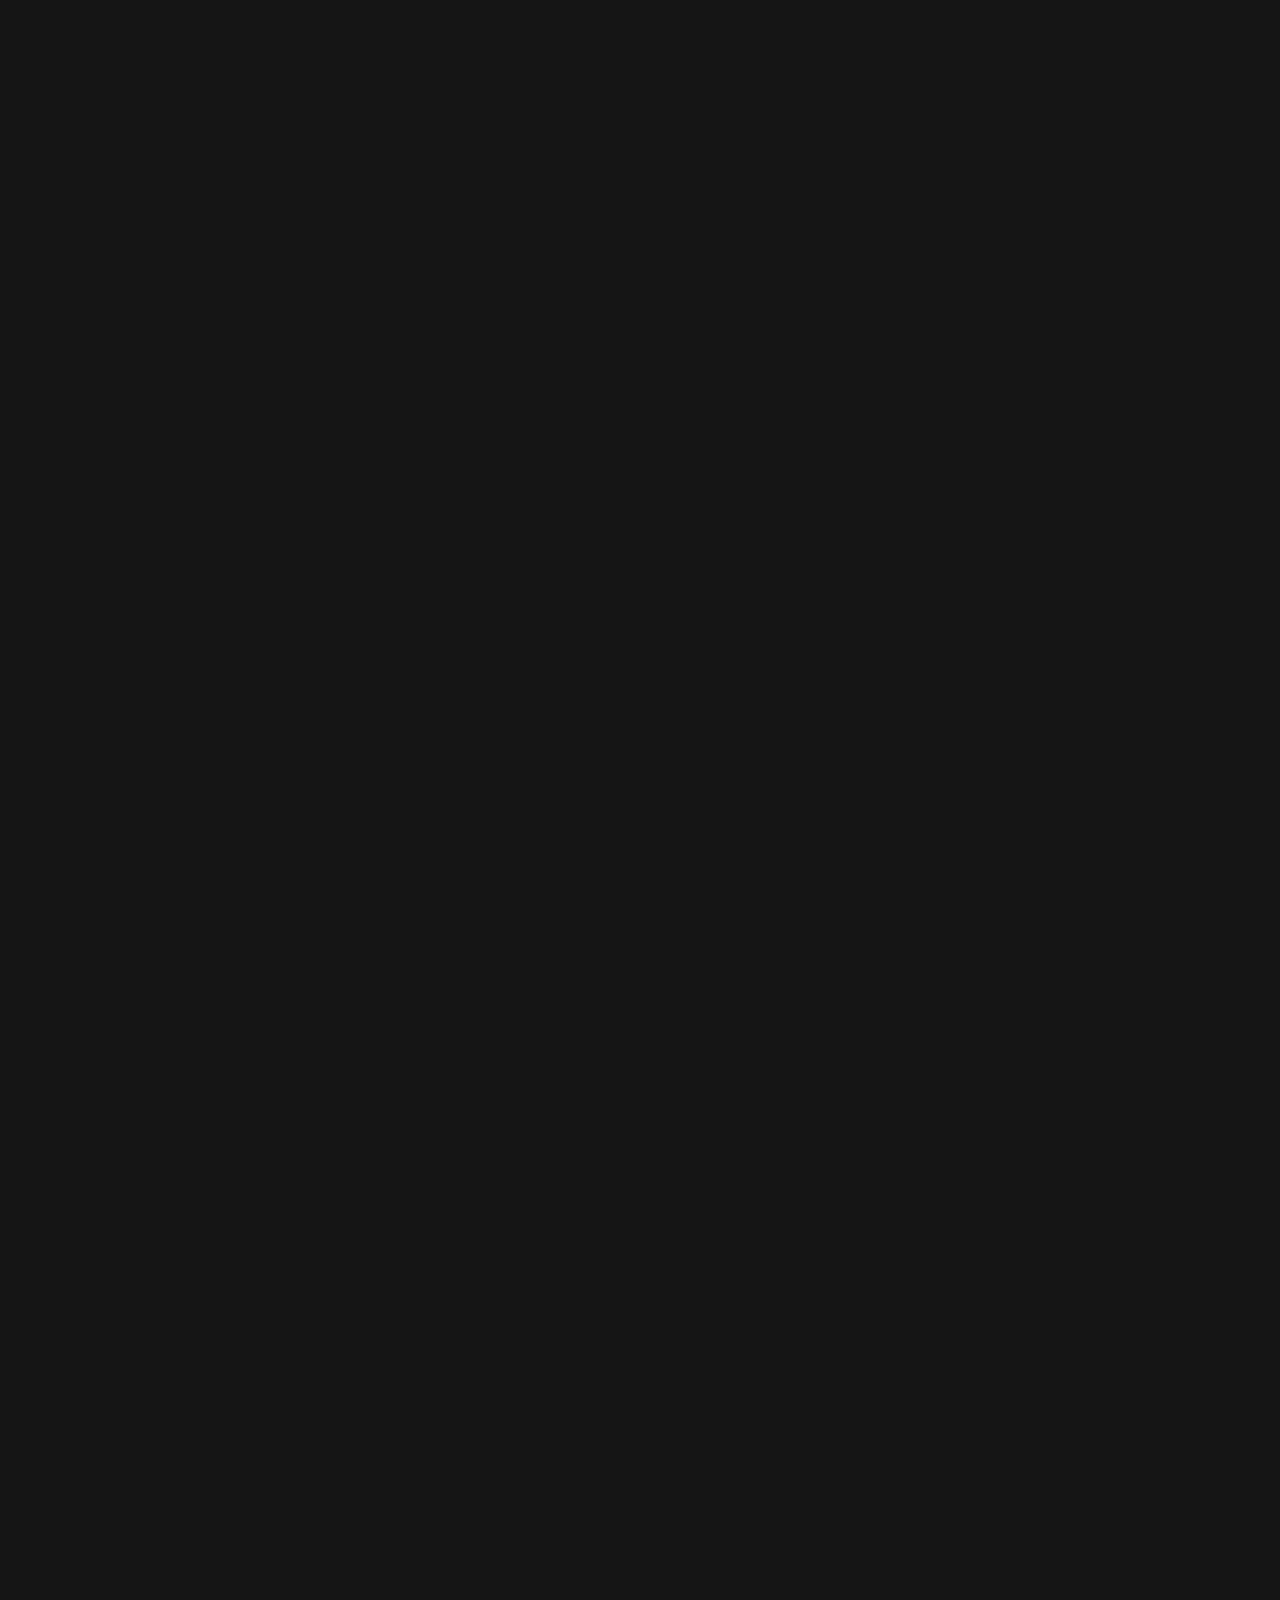
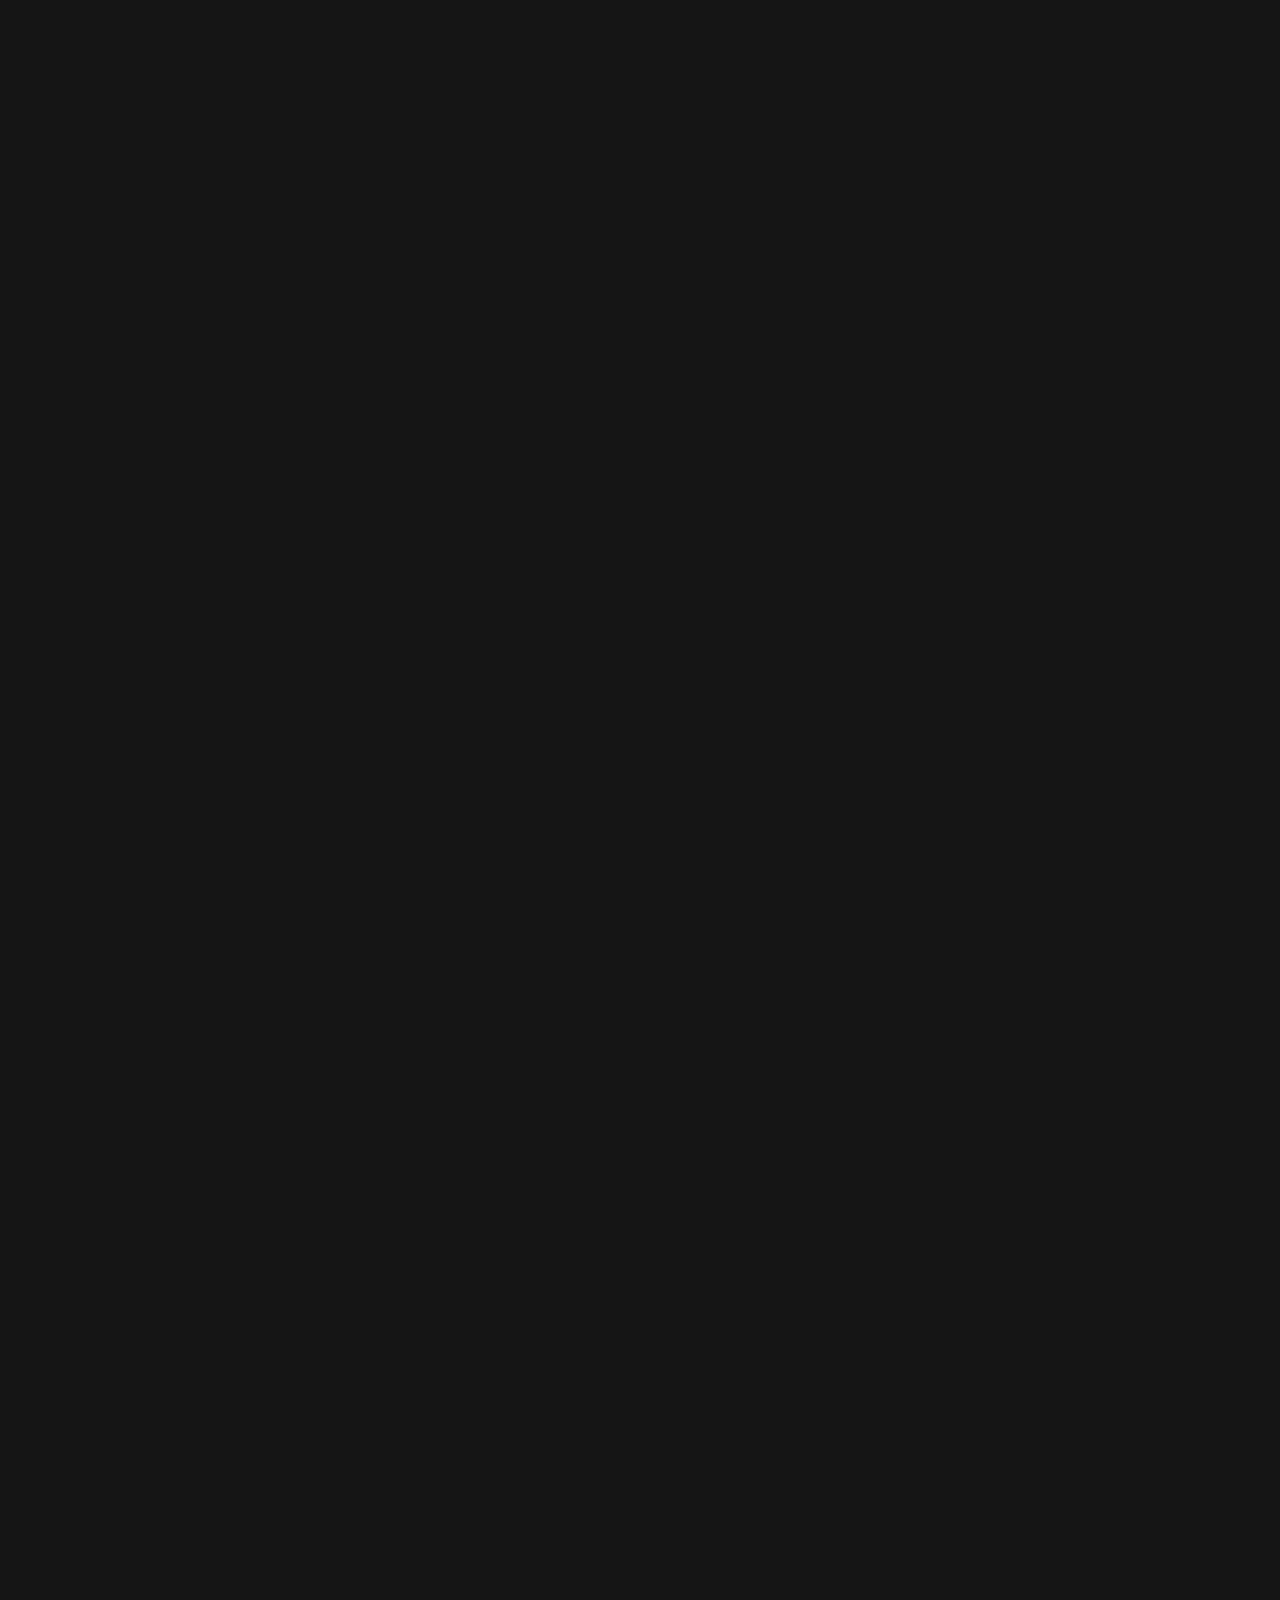
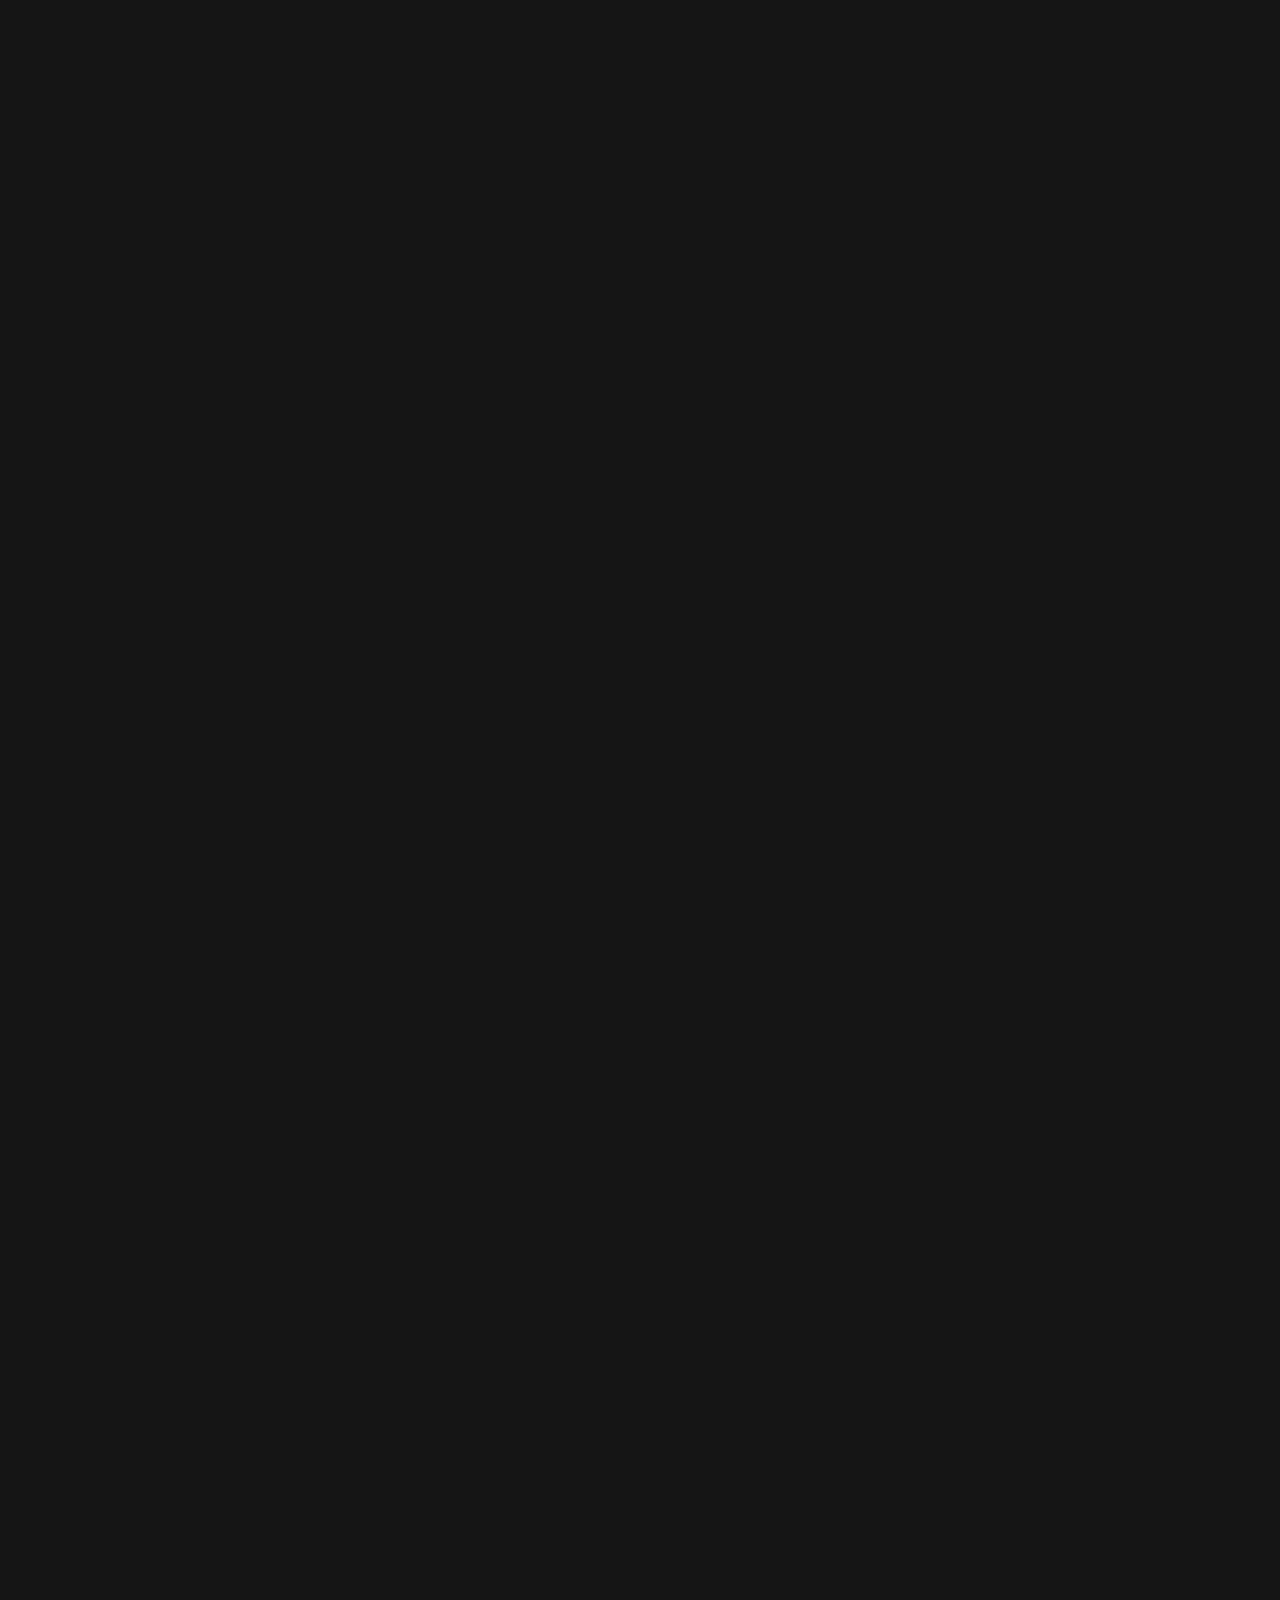
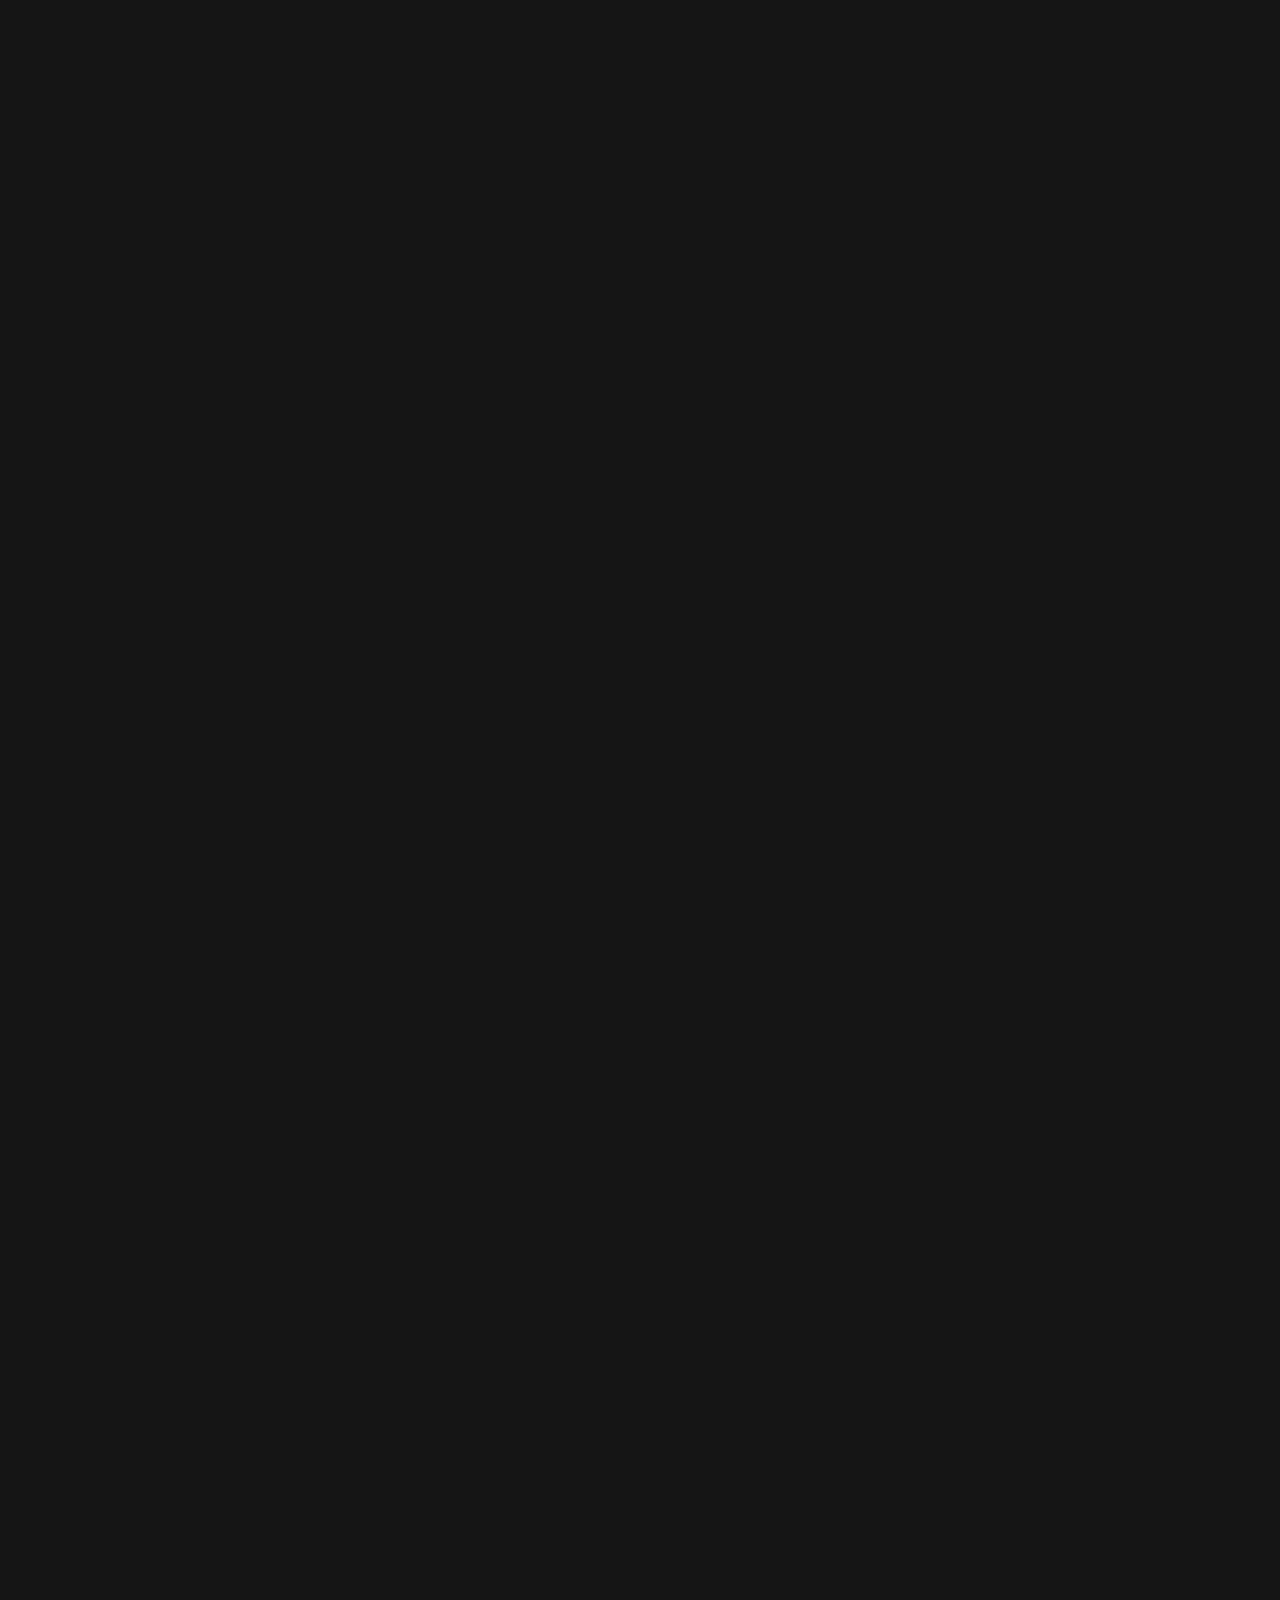
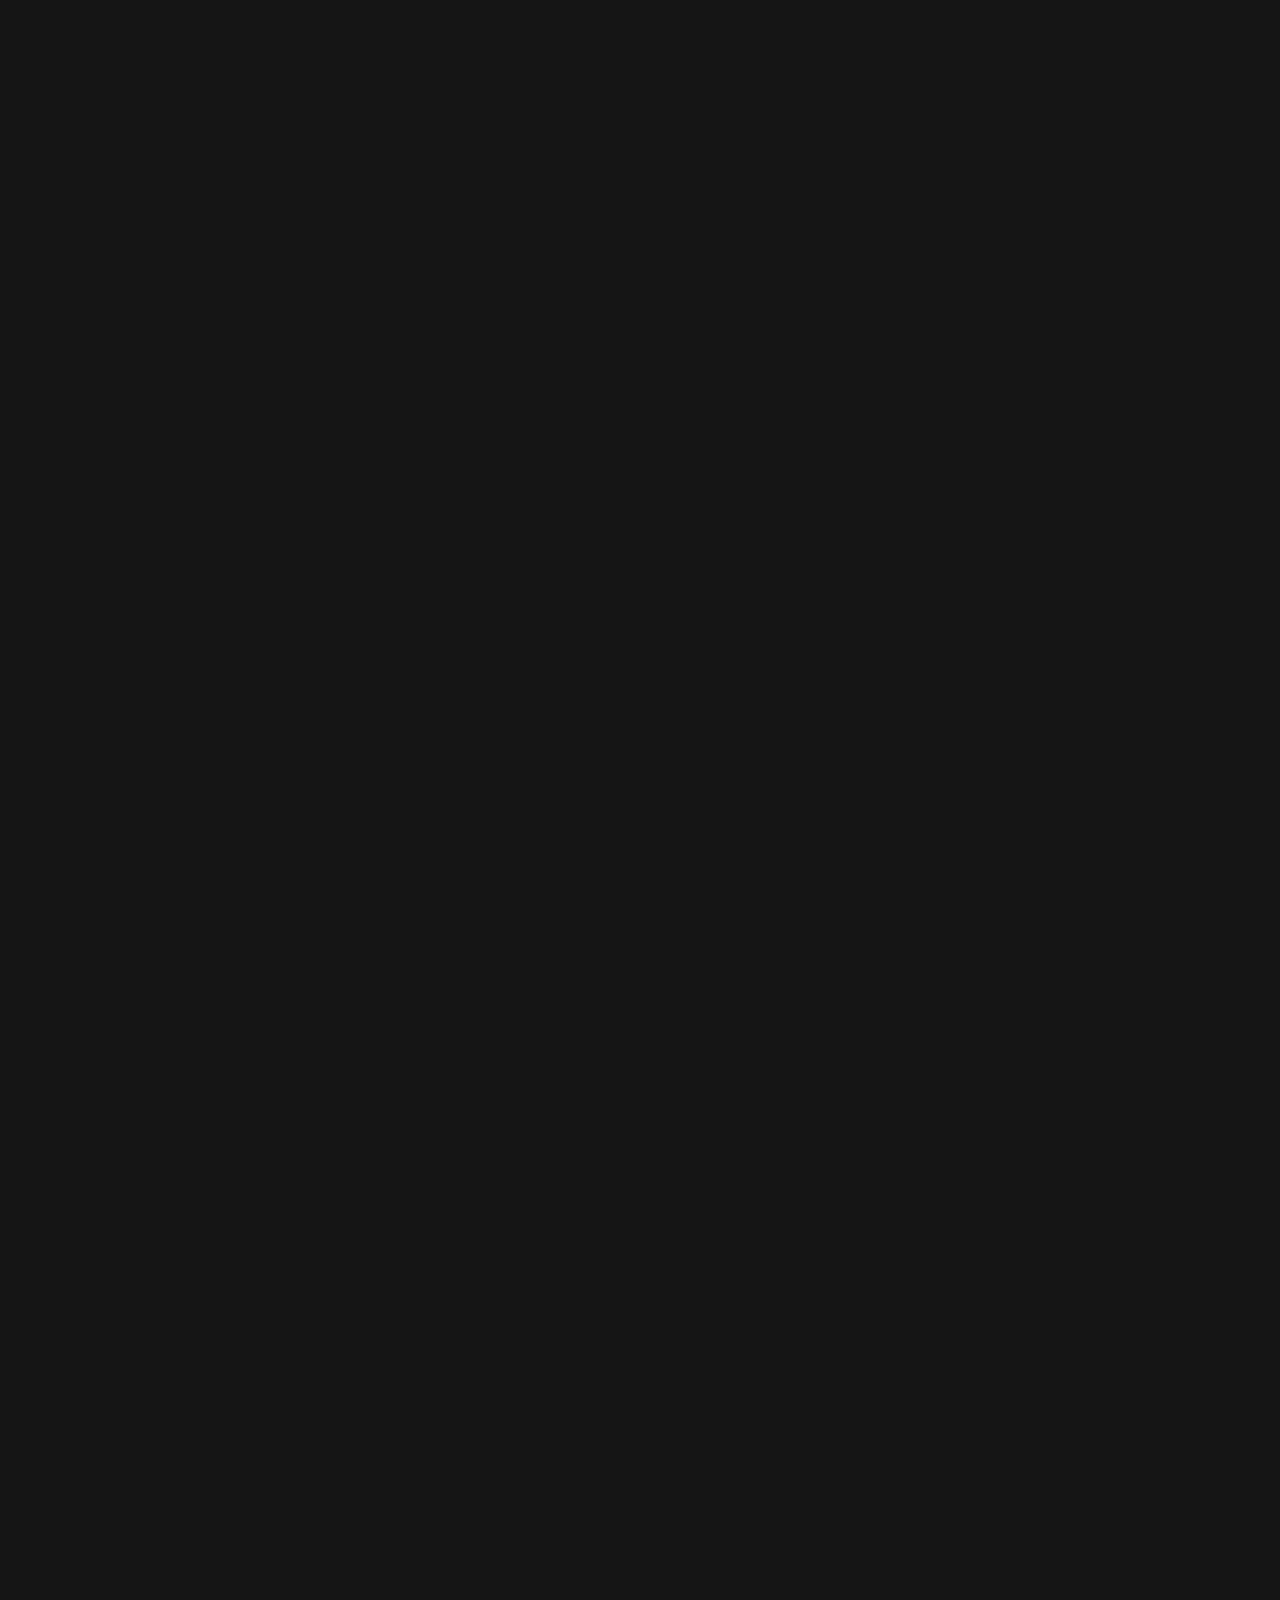
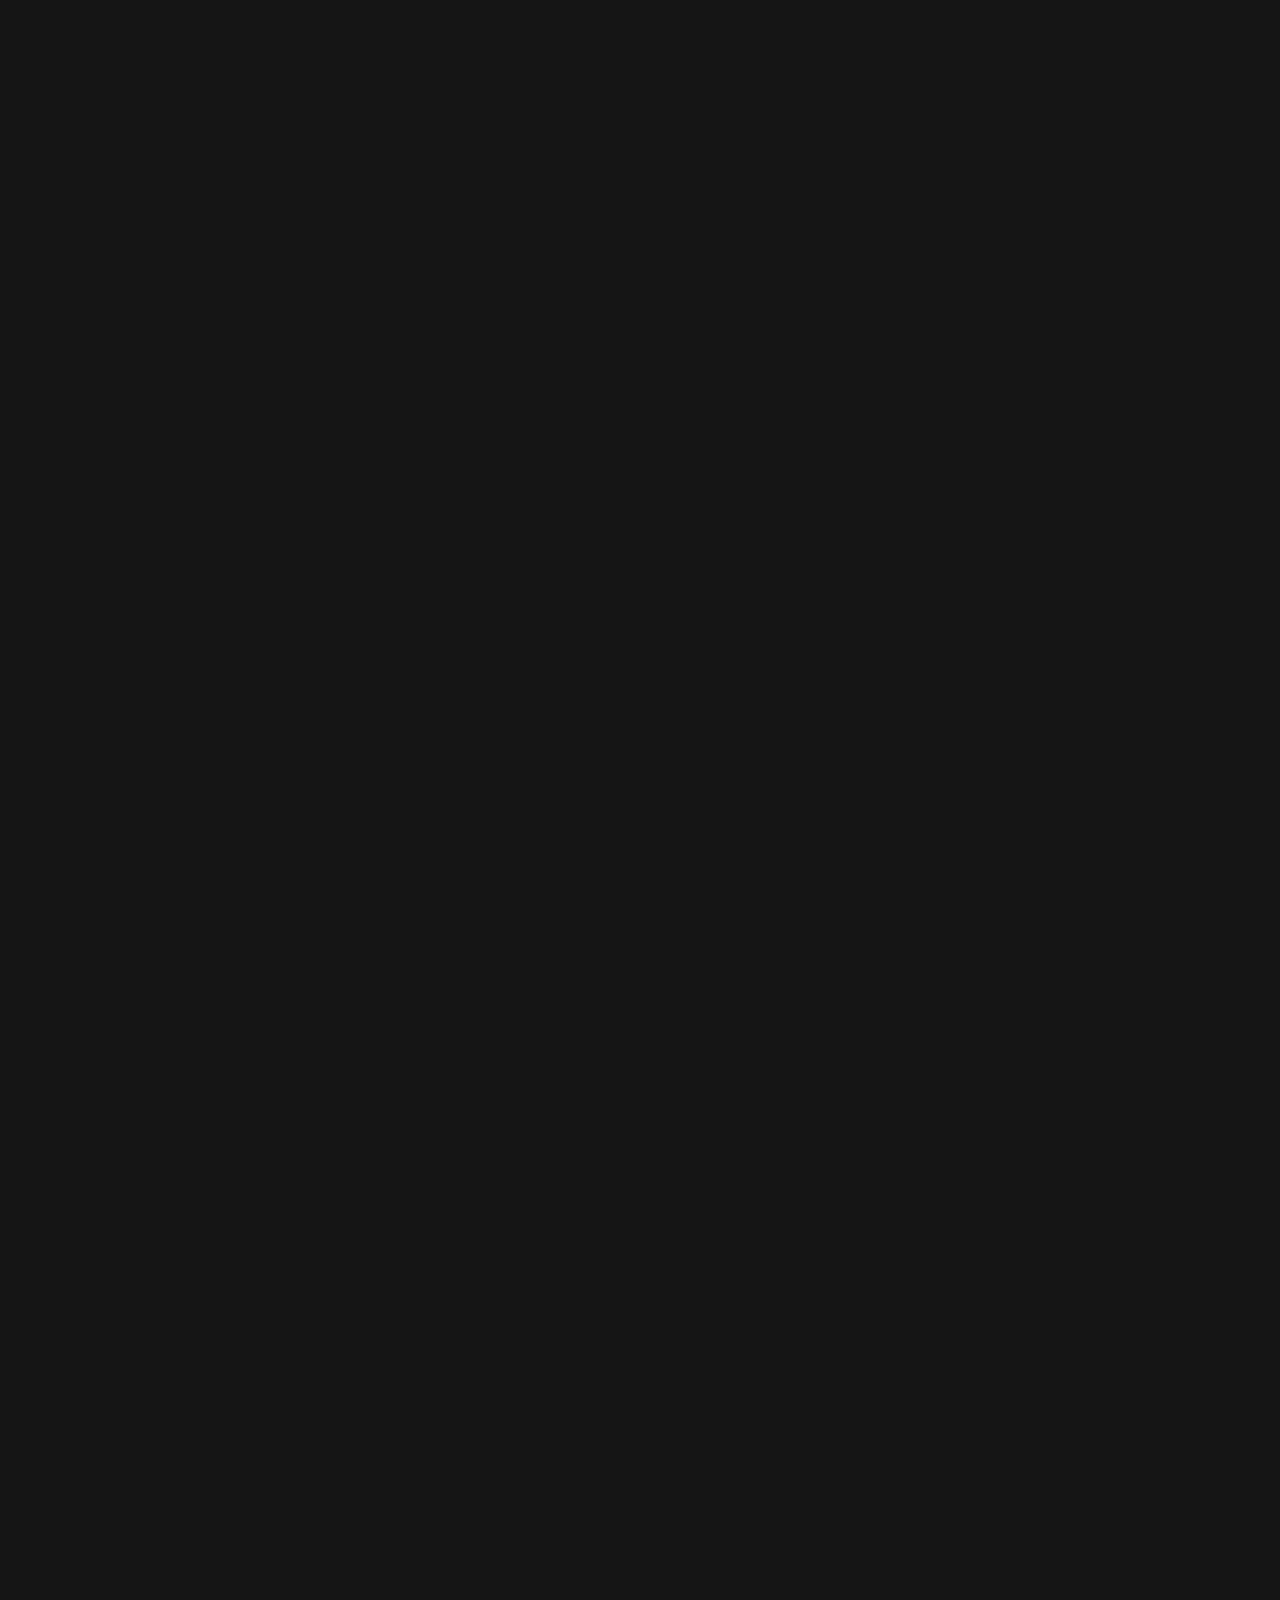
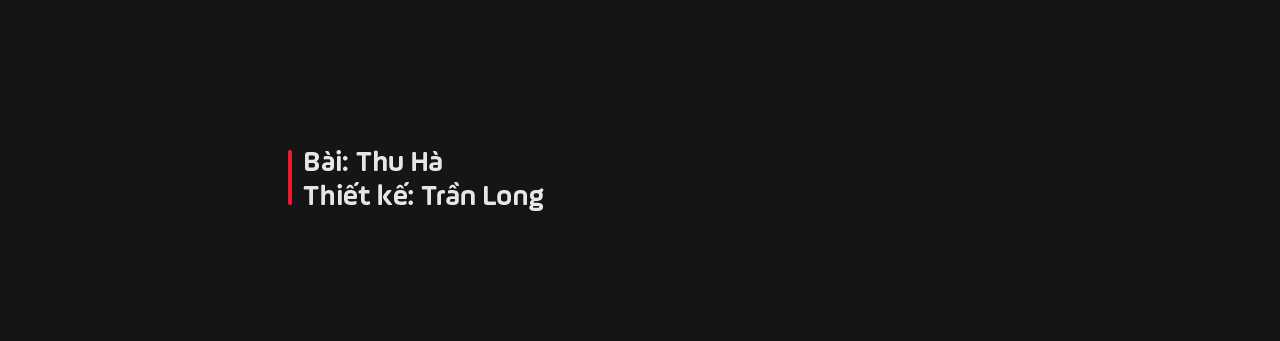
<file: web/index.html>
<!DOCTYPE html>
<html lang="en">

<head>
    <meta charset="UTF-8" />
    <meta name="viewport" content="width=device-width, initial-scale=1.0" />
    <meta http-equiv="X-UA-Compatible" content="ie=edge" />
    <title>Điều đặc biệt về tái định vị thương hiệu lần 2 của Viettel</title>
    <link rel="stylesheet" href="css/reset.css" />
    <link rel="stylesheet" href="css/fonts.css" />
    <link rel="stylesheet" href="css/animate.css" />
    <link rel="stylesheet" href="css/style.css" />
    <script src="js/jquery-3.3.1.min.js"></script>
    <script src="js/wow.min.js"></script>
    <script>
        $(document).ready(function () {
            new WOW().init();
        });
    </script>
</head>

<body>
    <div class="emag-wrapper">
        <div class="emag-cover">
            <img src="images/cover.jpg" alt="" />
        </div>

        <div class="emag-main">
            <div class="emag-content mt-30">
                <div class="w660 wow fadeInUp" data-wow-duration="1s">
                    <p>Khác với thời điểm tái định vị thương hiệu lần đầu tiên cách đây gần 20 năm, khi quyết định tái định vị lần thứ 2, thương hiệu Viettel được Brand Finance định giá 5,8 tỷ USD, cao nhất trong lịch sử – đứng số 1 Việt Nam và số 1 Đông Nam Á về viễn thông. </p>
                </div>

                <div class="emag-title w980 wow fadeInUp mb-0 mt-80" data-wow-duration="1s">
                    <img src="images/title-1.png" alt="" />
                </div>
                
                <div class="w660 wow fadeInUp" data-wow-duration="1s">
                    <p>
                        Nếu sử dụng mạng di động và thích khuyến mại, chắc hẳn bạn đã có lần nghe về “ông chú Viettel” với hàm ý là một người tốt và có uy tín, có các thông tin về khuyến mãi cho các dịch vụ viễn thông.
                    </p>

                    <p>
                        Khi Viettel thực hiện đánh giá lại hình ảnh thương hiệu trong con mắt khách hàng, kết quả thu được có nhiều điểm tương đồng. Theo đó, sau gần 20 năm ra đời, thương hiệu Viettel được nhân cách hoá như một trung niên tốt bụng, điềm tĩnh và đáng tin.
                    </p>

                    <p>
                        Thế nhưng, hình ảnh một trung niên tốt bụng, điềm tĩnh cũng làm người ta liên tưởng tới những khía cạnh khác như không hợp thời, chậm chạp và… sắp già. Mà như nhận xét của ông Lê Đăng Dũng – Quyền Chủ tịch kiêm Tổng giám đốc Tập đoàn Viettel: “Thử hình dung bây giờ Viettel đang bị nghĩ là ‘ông chú’, 5 -10 năm nữa là thành ‘ông bác’ mà đã thành ‘ông bác’ rồi thì…”.
                    </p>
                </div>

                <div class="w660 wow fadeInUp" data-wow-duration="1s">
                    <img src="images/img-1.jpg" alt="" />
                </div>

                <div class="w660 wow fadeInUp" data-wow-duration="1s">
                    <p>
                        Hình ảnh nhân cách hoá của Viettel qua kết quả điều tra cho thấy một rủi ro cho thương hiệu này khi những việc họ đang và sẽ làm không  phù hợp với hình ảnh mà khách hàng đang nghĩ. Đặc biệt, hình ảnh “ông chú” cũng không tốt cho nhóm khách hàng mục tiêu quan trọng của Viettel là thế hệ Millennials hay GenZ. 
                    </p>

                    <p>
                        Trên thế giới, hầu hết các thương hiệu lớn sau khi đã phát triển từ 10 đến 20 năm đều phải đánh giá lại và có sự thay đổi về nhận diện của mình. Viettel với câu chuyện về “ông chú” trong những năm gần đây đã cho thấy yêu cầu phải có sự thay đổi.
                    </p>
                </div>

                <div class="emag-title w980 wow fadeInUp mb-0 mt-110" data-wow-duration="1s">
                    <img src="images/title-2.png" alt="" />
                </div>

                <div class="w660 wow fadeInUp" data-wow-duration="1s">
                    <p>
                        Nếu như “ông chú” là một lời cảnh báo về sự không còn phù hợp của thương hiệu Viettel về mặt hình ảnh ở thời điểm này thì sự thay đổi bên trong tập đoàn này mới thực sự là nhân tố cốt lõi. 
                    </p>

                    <p>
                        Trước đây, Viettel chỉ gắn với viễn thông, còn giờ đây tập đoàn này đã mở rộng thêm nhiều lĩnh vực. Bên cạnh viễn thông, Viettel còn có thêm 3 trụ cột mới: an ninh mạng; sản xuất thiết bị điện tử viễn thông; công nghiệp quốc phòng công nghệ cao. Ngay cả viễn thông cũng đã tham gia vào quá trình chuyển đổi số mạnh mẽ trong mọi lĩnh vực của đời sống xã hội.
                    </p>
                </div>

                <div class="w660 wow fadeInUp" data-wow-duration="1s">
                    <img src="images/img-2.jpg" alt="" />
                </div>

                <div class="w660 wow fadeInUp" data-wow-duration="1s">
                    <p>
                        Đặc biệt, kể từ năm 2018 khi Viettel tuyên bố sứ mệnh mới của mình là “tiên phong kiến tạo xã hội số” ở Việt Nam thì sự thay đổi diễn ra cực nhanh. Không còn là một công ty viễn thông truyền thống, Viettel đã chuyển mình trở thành nhà cung cấp dịch vụ số thực sự.
                    </p>

                    <p>
                        Cho tới cuối năm 2020, Viettel đã hình thành nên 6 lĩnh vực chủ đạo để kiến tạo xã hội số gồm: Hạ tầng số; Giải pháp số; Nội dung số; Tài chính số; An ninh mạng và Nghiên cứu sản xuất công nghiệp công nghệ cao. Ở cả 6 lĩnh vực, của Viettel đã thực sự hình thành về chiến lược, bộ máy vận hành và thực tế sản phẩm dịch vụ cung cấp cho xã hội. 
                    </p>

                    <p>
                        Bởi vậy, việc tái định vị thương hiệu cho phù hợp với một Viettel mới là điều tất yếu phải làm. Đây là lý do quan trọng nhất của việc tái định vị thương hiệu Viettel, kéo theo sự thay đổi logo và slogan.
                    </p>
                </div>

                <div class="wow fadeInUp w980" data-wow-duration="1s">
                    <img src="images/img-3.jpg" alt="" />
                </div>

                <div class="emag-title w980 wow fadeInUp mb-0 mt-80" data-wow-duration="1s">
                    <img src="images/title-3.png" alt="" />
                </div>

                <div class="w660 wow fadeInUp" data-wow-duration="1s">
                    <p>Không giống như ở lần tái định vị thứ nhất, Viettel đã có những thử nghiệm thực tế ở thị trường nước ngoài, với các thương hiệu của công ty con. </p>

                    <p>Sau khi xây dựng thương hiệu cho Viettel ở Việt Nam, tập đoàn này đã thực hiện các dự án tương tự ở 10 thị trường quốc tế khác: Campuchia, Lào, Đông Timor, Myanmar, Haiti, Peru, Burundi, Tanzania, Mozambique, Cameroon. Kinh nghiệm làm thương hiệu ở 11 quốc gia cùng nhiều hãng tư vấn nước ngoài cũng khiến Viettel trở nên tinh tế và dày dạn hơn rất nhiều so với cách đây gần 20 năm.</p>

                    <p>Đặc biệt, kinh nghiệm tái định vị thành công thương hiệu Metfone (Campuchia)– một thị trường có ít nhiều tương đồng với Việt Nam, là một bài học quý giá. Từ “một luồng gió mới”, sau gần 10 năm phát triển, Metfone cũng bị nhận diện là một “thương hiệu già”. Thế nhưng, sau khi tái định vị với việc sử dụng linh vật thương hiệu Munny, cùng màu đỏ tươi trẻ (thể hiện sự nổi bật, trẻ trung và mạnh mẽ), Metfone đã bật lên mạnh mẽ, chiếm trọn cảm tình của nhóm khách hàng trẻ.</p>
                </div>

                <div class="wow fadeInUp" data-wow-duration="1s">
                    <img src="images/img-4.jpg" alt="" />
                </div>

                <div class="w660 wow fadeInUp" data-wow-duration="1s">
                    <p>Bên cạnh Campuchia, thị trường Myanmar với Mytel cũng là một kinh nghiệm khác cho Viettel về xây dựng thương hiệu thành công. Viettel dùng những màu nóng, thể thiện sự mạnh mẽ, trẻ trung và năng động. Da cam là màu được chọn cho Mytel và là một trong những nhân tố quan trọng giúp thương hiệu này có được nhận diện nổi bật và được yêu mến khi màu cam được phủ khắp Myanmar trong một thời gian rất ngắn.</p>

                    <p>Chính nhờ những kinh nghiệm thành công, thực tế là có cả vấp váp khi xây dựng nhiều thương hiệu ở nước ngoài, Tập đoàn Viettel có một cái nhìn rõ nét và mạch lạc khi chuẩn bị tái định vị cho thương hiệu của mình tại Việt Nam. </p>
                </div>

                <div class="emag-title w980 wow fadeInUp mb-0 mt-130" data-wow-duration="1s">
                    <img src="images/title-4.png" alt="" />
                </div>

                <div class="w660 wow fadeInUp" data-wow-duration="1s">
                    <p>Khi xây dựng brand vision (tầm nhìn thương hiệu) cho Viettel gần 20 năm trước, ban lãnh đạo tập đoàn này đã chọn “Sáng tạo vì con người”. Thời điểm đó, tầm nhìn này được chọn với ý nghĩa thể hiện cả văn hoá phương Đông (Quan tâm, sẻ chia) kết hợp phương Tây (Sáng tạo, lý tính). Khi ấy, sứ mệnh mà Viettel đặt ra cho mình là “Phổ cập dịch vụ viễn thông”.</p>

                    <p>Thế nhưng, sau khi đã hoàn thành “Phổ cập dịch vụ viễn thông” và trên đường thực hiện sứ mệnh mới “Tiên phong kiến tạo xã hội số”, 2 giá trị cốt lõi là “Caring” và “Innovative” cũng cần được tiến hoá. </p>

                    <p>Theo đánh giá của đơn vị tư vấn tái định vị thương hiệu, hai giá trị Caring & Innovative vẫn hoàn toàn phù hợp với sứ mệnh, chiến lược của Viettel và kỳ vọng của thế hệ khách hàng mới. Tuy vậy, nhà tư vấn đề nghị Viettel bổ sung thêm giá trị Passionate – Khát khao nhằm thúc đẩy mạnh mẽ nguồn năng lượng, sức trẻ cho thương hiệu; thể hiện một thương hiệu luôn đổi mới, sáng tạo, hướng đến một tương lai vươn tầm so với hiện tại. </p>
                </div>

                <div class="w980 wow fadeInUp mb-40" data-wow-duration="1s">
                    <img src="images/img-5.jpg" alt="" />
                </div>

                <div class="w660 wow fadeInUp" data-wow-duration="1s">
                    <p>Cả ba giá trị này được Viettel kết tinh trong 1 từ thể hiện cho triết lý thương hiệu là “Diversity” – Cộng hưởng tạo sự khác biệt. Chia sẻ về tầm nhìn thương hiệu mới, ông Lê Đăng Dũng – Quyền Chủ tịch kiêm Tổng giám đốc Tập đoàn Viettel nói: “Điều mà chúng tôi muốn bổ sung là thương hiệu Viettel sẽ mang tính truyền cảm hứng. Chúng tôi mong muốn khách hàng lựa chọn Viettel không chỉ vì yêu chất lượng dịch vụ mà còn bởi tình cảm, bởi yêu chính thương hiệu Viettel nữa”.</p>

                    <p>Trên thực tế, sự cộng hưởng cũng là một điều kiện tiên quyết trong bối cảnh Viettel đang mở rộng sang nhiều lĩnh vực mới, với nhiều cơ hội phát triển và cần cộng lực giữa nhiều sức mạnh khác nhau trong nội bộ cũng như bên ngoài để phục vụ khách hàng và kiến tạo xã hội số. </p>
                </div>

                <div class="wow fadeInUp emag-image-fullwidth mt-60" data-wow-duration="1s">
                    <img src="images/img-6.jpg" alt="" />
                </div>

                <div class="emag-title w980 wow fadeInUp mb-0 mt-90" data-wow-duration="1s">
                    <img src="images/title-5.png" alt="" />
                </div>

                <div class="w660 wow fadeInUp" data-wow-duration="1s">
                    <p>
                        Từ nghiên cứu thị trường, Viettel đã lựa chọn màu đỏ là màu sắc chủ đạo cho thương hiệu để tạo ấn tượng nổi bật và trẻ trung. Màu đỏ của chữ Viettel mang ý nghĩa màu cờ, màu của tình yêu đất nước, của sứ mệnh tiên phong dẫn dắt. Logo được sử dụng cách viết thường nhằm thể hiện sự cởi mở, thân thiện. Hai dấu ngoặc kép lớn được lược bỏ nhằm thể hiện sự cởi mở, kết nối, cộng hưởng. 
                    </p>

                    <p>
                        Tuy vậy, giá trị luôn tôn trọng, lắng nghe, quan tâm đến mỗi người như một cá thể riêng biệt vốn được Viettel thể hiện qua ý nghĩa của hai dấu ngoặc kép ở logo trước vẫn tiếp tục được duy trì thông qua khung hội thoại số. Biểu tượng này được cách điệu thành dấu chấm trên đầu chữ i trong chữ Viettel. Điều này cũng giúp Viettel thể hiện được sự chuyển dịch từ công ty viễn thông trở thành công ty dịch vụ số. 
                    </p>
                </div>

                <div class="w980 wow fadeInUp" data-wow-duration="1s">
                    <img src="images/img-7.jpg" alt="" />
                </div>

                <div class="w660 wow fadeInUp" data-wow-duration="1s">
                    <p>Được xây dựng với cấu trúc mở, slogan mới "Theo cách của bạn" và phiên bản tiếng Anh là “Your way” giúp Viettel truyền tải thông điệp khuyến khích mỗi người sáng tạo hơn và thể hiện bản thân, cùng nhau tạo ra những giá trị tốt đẹp hơn cho cuộc sống. Bên cạnh đó, slogan mới cũng thể hiện thông điệp mở cho nhiều dịch vụ số mới của Viettel. </p>

                    <p>Slogan mới vẫn đảm bảo giữ được yếu tố quen thuộc với khách hàng hiện tại nhưng nhấn mạnh được giá trị mới của xã hội 4.0 – nơi con người coi quyền khác biệt là một tài sản riêng. Bên cạnh đó đó, slogan mới cũng là một thông điệp mở cho nhiều dịch vụ mới của các công ty con trong Tập đoàn Viettel chứ không chỉ là viễn thông. </p>
                </div>

                <div class="emag-title w980 wow fadeInUp mb-0 mt-200" data-wow-duration="1s">
                    <img src="images/title-6.png" alt="" />
                </div>

                <div class="w660 wow fadeInUp" data-wow-duration="1s">
                    <p>Trong slogan trước đây, Viettel đã cam kết một lời hứa trong “Say it your way”: coi khách hàng như những cá thể riêng biệt và chăm sóc họ cũng theo những cách khác nhau. Vào thời điểm cách đây gần 20 năm, đó là một “lời hứa vĩ đại”. Khi ấy, tất cả khách hàng dùng dịch vụ viễn thông đều phải dùng gói cước như nhau, giá đắt, không thể lựa chọn và bị gọi là… thuê bao (tức là những con số). </p>

                    <p>Việc đưa ra lời hứa sẽ phục vụ hàng triệu, rồi sau này là hàng chục triệu khách hàng mà mỗi người một kiểu đúng là một lời hứa mang tính… viễn tưởng. Nhưng đó chính xác là những gì mà thương hiệu Viettel cam kết và hướng tới. </p>

                    <p>Ban đầu họ cố gắng phục vụ, chăm sóc nhu cầu theo nhóm khách hàng như: người già, cho sinh viên, học sinh, giáo viên, bộ đội… hoặc cho người theo từng vùng khác nhau... Đến khi tập đoàn này tự làm được Hệ thống tính cước theo thời gian thực (vOCS) thế hệ thứ 3 thì việc “chăm sóc mỗi khách hàng như những cá thể riêng biệt” đã trở thành hiện thực. Giờ đây, mỗi khách hàng có thể được phục vụ một gói cước riêng, theo nhu cầu của mình khi vào ứng dụng My Viettel để nêu các yêu cầu của mình… </p>
                </div>

                <div class="w980 wow fadeInUp" data-wow-duration="1s">
                    <img src="images/img-8.jpg" alt="" />
                </div>

                <div class="w660 wow fadeInUp" data-wow-duration="1s">
                    <p>Thế nhưng, khi lời hứa năm xưa đã được thực hiện thì Viettel lại xác định cho mình một cam kết mới, dựa trên tầm nhìn thương hiệu mới và slogan mới: “your way”. Trong xã hội số, khách hàng sẽ là người tự trải nghiệm và tạo ra sản phẩm, dịch vụ cho mình dựa trên các hệ thống của Viettel, mỗi người theo một cách khác nhau. </p>

                    <p>Ông Lê Đăng Dũng chia sẻ: “Trước đây thì Viettel phục vụ, chăm sóc khách hàng như những cá thể riêng biệt nhưng làm thủ công, còn bây giờ sẽ là công nghệ cao, tự động hóa với AI, Big Data và Robotics”. </p>
                </div>

                <div class="w660 mt-80 pb-100">
                    <img src="images/credit.png" alt="" />
                </div>
            </div>
        </div>
    </div>
</body>

</html>
</file>
<file: mobile/css/fonts.css>
@font-face {
    font-family: 'NotoSerif';
    src: url('../fonts/NotoSerif-Regular.ttf') format('truetype');
    font-weight: 400;
}
@font-face {
    font-family: 'NotoSerif';
    src: url('../fonts/NotoSerif-Italic.ttf') format('truetype');
    font-weight: 400;
    font-style: italic;
}
@font-face {
    font-family: 'NotoSerif';
    src: url('../fonts/NotoSerif-Bold.ttf') format('truetype');
    font-weight: 700;
}
@font-face {
    font-family: 'NotoSerif';
    src: url('../fonts/NotoSerif-BoldItalic.ttf') format('truetype');
    font-weight: 700;
    font-style: italic
}
@font-face {
    font-family: 'Gotham';
    src: url('../fonts/Gotham.ttf') format('truetype');
    font-weight: 400;
}
@font-face {
    font-family: 'UTM-HelveBold';
    src: url('../fonts/UTM-HelveBold.ttf') format('truetype');
    font-weight: 400;
}
</file>
<file: mobile/css/style.css>
*,
*::before,
*::after {
  margin: 0;
  padding: 0;
  box-sizing: border-box;
  -webkit-box-sizing: border-box;
  -moz-box-sizing: border-box;
}
img {
  vertical-align: middle;
}
.emag-wrapper {
  background-color: #ffff;
}
/* .emag-cover {
    padding-top: 46px;
    background-color: #000;
} */
.emag-cover img {
  width: 100%;
}
.emag-sapo {
  margin: 30px auto 60px;
  font-family: 'UTM-HelveBold';
  font-size: 17px;
  line-height: 30px;
  padding: 0 15px;
  text-align: justify;
}
.emag-sapo p {
  text-align: center;
}
.emag-sapo img {
  width: 100%;
}
.emag-quote {
  background-color: #ffe2d9;
  padding: 40px 15px 1px;
}
.emag-quote-head {
  font-family: "Gotham", sans-serif;
  font-size: 30px;
  color: #343434;
  text-transform: uppercase;
  margin-bottom: 30px;
}
.emag-quote-head span {
  display: inline-block;
}
.emag-quote-head span::after {
  content: "";
  display: block;
  width: 100%;
  height: 2px;
  background-color: #665f5d;
}
.emag-quote-text {
  font-family: "NotoSerif", serif;
  font-style: italic;
  font-size: 17px;
  line-height: 26px;
  margin-bottom: 30px;
}
.emag-title {
  margin: 30px auto 0;
}
.emag-title img {
  width: 100%;
}
.emag-content {
  padding: 0 15px;
}
.emag-content p {
  font-family: "NotoSerif", serif;
  font-size: 17px;
  line-height: 26px;
  margin-bottom: 30px;
}
.emag-content p.bold {
  font-weight: 700;
}
.emag-main img {
  width: 100%;
  margin-bottom: 30px;
}
.emag-fullwidth {
  background-color: #99d5d0;
  margin-top: 60px;
  padding-top: 30px;
  padding-bottom: 55px;
}
.emag-fullwidth p {
  /* color: #cccccc; */
}
.emag-credit {
  padding-bottom: 50px;
  padding-left: 15px;
}
.emag-credit p {
  font-size: 16px;
  line-height: 25px;
  margin-bottom: 0;
  font-family: "NotoSerif", serif;
  font-weight: 700;
}
.emag-credit img {
  width: 100%;
  display: block;
  margin: 0 auto;
}

.emag-caption {
  font-family: Helvetica, Arial, sans-serif;
  font-size: 14px;
  line-height: 20px;
  color: #999;
  padding: 0 15px;
  margin-bottom: 30px;
}

.question {
  font-weight: 700;
  font-style: italic;
}

.strong {
  font-weight: 700;
}
</file>
<file: responsive/css/fonts.css>
@font-face {
    font-family: 'NotoSerif';
    src: url('../fonts/NotoSerif-Regular.ttf') format('truetype');
    font-weight: 400;
}
@font-face {
    font-family: 'NotoSerif';
    src: url('../fonts/NotoSerif-Italic.ttf') format('truetype');
    font-weight: 400;
    font-style: italic;
}
@font-face {
    font-family: 'NotoSerif';
    src: url('../fonts/NotoSerif-Bold.ttf') format('truetype');
    font-weight: 700;
}
@font-face {
    font-family: 'NotoSerif';
    src: url('../fonts/NotoSerif-BoldItalic.ttf') format('truetype');
    font-weight: 700;
    font-style: italic
}
@font-face {
    font-family: 'Gotham';
    src: url('../fonts/Gotham.ttf') format('truetype');
    font-weight: 400;
}
@font-face {
    font-family: 'UTM-HelveBold';
    src: url('../fonts/UTM-HelveBold.ttf') format('truetype');
    font-weight: 400;
}
</file>
<file: responsive/css/style.css>
*,
*::before,
*::after {
  margin: 0;
  padding: 0;
  box-sizing: border-box;
  -webkit-box-sizing: border-box;
  -moz-box-sizing: border-box;
}
img {
  vertical-align: middle;
}
.w980 {
  width: 980px;
  margin: 0 auto;
}
.w660 {
  width: 660px;
  margin: 0 auto;
}
.w450 {
  width: 450px !important;
  margin: 0 auto;
}
.emag-wrapper {
  background-color: #151515;
  /* padding-bottom: 60px; */
}
/* .emag-cover {
    padding-top: 44px;
    background-color: #000;
} */
.emag-cover img {
  width: 100%;
}
.emag-sapo {
  margin: 60px auto 30px;
  font-family: 'UTM-HelveBold';
  font-size: 21px;
  line-height: 30px;
  text-align: center;
}
.emag-sapo img {
  width: 100%;
}
.emag-quote {
  margin-top: -150px;
}
.emag-quote-head {
  font-family: "Gotham", sans-serif;
  font-size: 30px;
  color: #343434;
  text-transform: uppercase;
  margin-bottom: 30px;
}
.emag-quote-head span {
  display: inline-block;
}
.emag-quote-head span::after {
  content: "";
  display: block;
  width: 100%;
  height: 2px;
  background-color: #665f5d;
}
.emag-quote-text {
  font-family: "NotoSerif", serif;
  font-style: italic;
  font-size: 17px;
  line-height: 26px;
  margin-bottom: 30px;
}
.emag-title {
  margin-bottom: 60px;
}
.emag-content p {
  font-family: "NotoSerif", serif;
  font-size: 17px;
  line-height: 26px;
  margin-bottom: 30px;
  color: #c3c3c3;
}
.emag-content p.bold {
  font-weight: 700;
}
.emag-content img {
  width: 100%;
  /* margin-top: 30px; */
  margin-bottom: 30px;
}
.emag-content video {
  width: 100%;
  margin-bottom: 30px;
}
.emag-content-left::after,
.emag-content-right::after {
  content: "";
  display: block;
  clear: both;
}
.emag-content-left img {
  float: right;
  margin-left: 20px;
  margin-right: -160px;
  margin-top: 6px;
}
.emag-content-right img {
  float: left;
  margin-right: 20px;
  margin-left: -160px;
  margin-top: 6px;
}
.emag-fullwidth {
  /* background: url('../images/bg-fullwidth.png') no-repeat center; */
  /* background-size: 100% auto; */
  background-color: #001c54;
  margin-top: 60px;
  padding-top: 60px;
  padding-bottom: 55px;
  color: #cccccc;
}
.emag-fullwidth-bottom {
  /* background: url('../images/bg-fullwidth.png') no-repeat center; */
  /* background-size: 100% auto; */
  background-color: #99d5d0;
  margin-top: 60px;
  padding-top: 60px;
  padding-bottom: 55px;
  position: relative;
}
.emag-bottom {
  display: block;
  position: absolute;
  bottom: 0;
  left: 0;
  right: 0;
  width: 100%;
  margin: 0 !important;
}
.emag-bottom-bg {
  display: block;
  position: absolute;
  top: -6%;
  left: 0;
  right: 0;
  width: 100%;
  margin: 0 !important;
}
/* .emag-fullwidth p {
    color: #cccccc;
} */
.emag-two-column {
  display: flex;
  justify-content: space-between;
}
.emag-column-left {
  width: 465px;
}
.emag-column-right {
  width: 475px;
}
/* .emag-credit {
  margin: 80px auto;
} */
.emag-credit p {
  margin-bottom: 0;
  font-family: "Gotham", sans-serif;
}
.emag-column::after {
  content: "";
  display: block;
  clear: both;
}
.emag-column img {
  width: 488px;
  height: 324px;
  float: left;
}
.emag-column img:last-child {
  margin-left: 4px;
}
.emag-album {
  display: flex;
  display: -webkit-flex;
  justify-content: space-between;
  margin-bottom: 30px;
}
.emag-album img {
  width: 488px;
}
.emag-album-withTop {
  display: flex;
  display: -webkit-flex;
  justify-content: space-between;
  flex-wrap: wrap;
}
.emag-album-withTop img {
  width: 488px;
  margin-top: 0;
}
.emag-album-withTop img:first-child {
  width: 100%;
  margin-bottom: 5px !important;
  margin-top: 30px;
}

.emag-caption {
  font-family: Helvetica, Arial, sans-serif !important;
  font-size: 15px !important;
  line-height: 20px !important;
  margin-bottom: 30px;
  color: #999;
}
.emag-image-flex {
  display: flex;
  display: -webkit-flex;
  justify-content: space-between;
  -webkit-justify-content: space-between;
}
.mobile {
  display: none;
}
.question {
  font-weight: 700;
  font-style: italic;
}
.strong {
  font-weight: 700;
}
@media (max-width: 992px) {
  .w980,
  .w660 {
    width: 100%;
  }
  .emag-sapo {
    margin: 30px auto 60px;
    font-family: 'UTM-HelveBold';
    font-size: 17px;
    line-height: 30px;
    padding: 0 15px;
    text-align: justify;
  }
  .emag-sapo p {
    text-align: center;
  }
  .emag-title img {
    width: 100%;
  }
  .emag-content p {
    /* padding: 0 15px; */
    font-size: 16px;
    line-height: 24px;
  }
  .web {
    display: none;
  }
  .mobile {
    display: block;
  }

  *,
  *::before,
  *::after {
    margin: 0;
    padding: 0;
    box-sizing: border-box;
    -webkit-box-sizing: border-box;
    -moz-box-sizing: border-box;
  }
  img {
    vertical-align: middle;
  }
  .emag-wrapper {
    background-color: #151515;
  }
  /* .emag-cover {
        padding-top: 46px;
        background-color: #000;
    } */
  .emag-cover img {
    width: 100%;
  }
  .emag-sapo {
    margin: 30px auto 60px;
  }
  .emag-sapo img {
    width: 100%;
  }
  .emag-quote {
    background-color: #ffe2d9;
    padding: 40px 15px 1px;
  }
  .emag-quote-head {
    font-family: "Gotham", sans-serif;
    font-size: 30px;
    color: #343434;
    text-transform: uppercase;
    margin-bottom: 30px;
  }
  .emag-quote-head span {
    display: inline-block;
  }
  .emag-quote-head span::after {
    content: "";
    display: block;
    width: 100%;
    height: 2px;
    background-color: #665f5d;
  }
  .emag-quote-text {
    font-family: "NotoSerif", serif;
    font-style: italic;
    font-size: 17px;
    line-height: 26px;
    margin-bottom: 30px;
  }
  .emag-title {
    margin: 30px auto 0;
  }
  .emag-title img {
    width: 100%;
  }
  .emag-content {
    padding: 0 15px;
  }
  .emag-content p {
    font-family: "NotoSerif", serif;
    font-size: 17px;
    line-height: 26px;
    margin-bottom: 30px;
    color: #c3c3c3;
  }
  .emag-content p.bold {
    font-weight: 700;
  }
  .emag-main img {
    width: 100%;
    margin-bottom: 30px;
  }
  .emag-fullwidth {
    background-color: #99d5d0;
    margin-top: 60px;
    padding-top: 30px;
    padding-bottom: 55px;
  }
  .emag-fullwidth p {
    /* color: #cccccc; */
  }
  .emag-credit {
    padding-bottom: 50px;
    /* padding-left: 15px; */
  }
  .emag-credit p {
    font-size: 16px;
    line-height: 25px;
    margin-bottom: 0;
    font-family: "NotoSerif", serif;
    font-weight: 700;
  }
  .emag-credit img {
    width: 100%;
    display: block;
    margin: 0 auto;
  }

  .emag-caption {
    font-family: Helvetica, Arial, sans-serif;
    font-size: 14px;
    line-height: 20px;
    color: #999;
    padding: 0 15px;
    margin-bottom: 30px;
  }
}
@media (max-width: 992px) {
  .w980,
  .w660 {
    width: 100%;
  }
  .emag-sapo {
    /* padding: 0 15px; */
  }
  .emag-title img {
    width: 100%;
  }
  .emag-content p {
    /* padding: 0 15px; */
    font-size: 16px;
    line-height: 24px;
  }
  .emag-credit {
    padding: 0 15px 100px;
  }
  .web {
    display: none;
  }
  .mobile {
    display: block;
  }
}
</file>
<file: web/css/fonts.css>
@font-face {
    font-family: 'NotoSerif';
    src: url('../fonts/NotoSerif-Regular.ttf') format('truetype');
    font-weight: 400;
}
@font-face {
    font-family: 'NotoSerif';
    src: url('../fonts/NotoSerif-Italic.ttf') format('truetype');
    font-weight: 400;
    font-style: italic;
}
@font-face {
    font-family: 'NotoSerif';
    src: url('../fonts/NotoSerif-Bold.ttf') format('truetype');
    font-weight: 700;
}
@font-face {
    font-family: 'NotoSerif';
    src: url('../fonts/NotoSerif-BoldItalic.ttf') format('truetype');
    font-weight: 700;
    font-style: italic
}
@font-face {
    font-family: 'Gotham';
    src: url('../fonts/Gotham.ttf') format('truetype');
    font-weight: 400;
}
@font-face {
    font-family: 'UTM-HelveBold';
    src: url('../fonts/UTM-HelveBold.ttf') format('truetype');
    font-weight: 400;
}
</file>
<file: web/css/style.css>
*,
*::before,
*::after {
  margin: 0;
  padding: 0;
  box-sizing: border-box;
  -webkit-box-sizing: border-box;
  -moz-box-sizing: border-box;
}
img {
  vertical-align: middle;
}
.w980 {
  width: 1045px;
  margin: 0 auto;
}
.w660 {
  width: 705px;
  margin: 0 auto;
}
.w450 {
  width: 450px !important;
  margin: 0 auto;
}
.emag-wrapper {
  background-color: #151515;
  /* padding-bottom: 60px; */
}
/* .emag-cover {
    padding-top: 44px;
    background-color: #000;
} */
.emag-cover img {
  width: 100%;
}
.emag-sapo {
  margin: 60px auto 30px;
  font-family: 'UTM-HelveBold';
  font-size: 21px;
  line-height: 30px;
  text-align: center;
}
.emag-sapo img {
  width: 100%;
}
.emag-quote {
  margin-top: -150px;
}
.emag-quote-head {
  font-family: "Gotham", sans-serif;
  font-size: 30px;
  color: #343434;
  text-transform: uppercase;
  margin-bottom: 30px;
}
.emag-quote-head span {
  display: inline-block;
}
.emag-quote-head span::after {
  content: "";
  display: block;
  width: 100%;
  height: 2px;
  background-color: #665f5d;
}
.emag-quote-text {
  font-family: "NotoSerif", serif;
  font-style: italic;
  font-size: 17px;
  line-height: 26px;
  margin-bottom: 30px;
}
.emag-title {
  margin-bottom: 60px;
}
.emag-content p {
  font-family: "NotoSerif", serif;
  font-size: 17px;
  line-height: 26px;
  margin-bottom: 30px;
  color: #c3c3c3;
}
.emag-content p.bold {
  font-weight: 700;
}
.emag-content img {
  width: 100%;
  /* margin-top: 30px; */
  margin-bottom: 30px;
}
.emag-content video {
  width: 100%;
  margin-bottom: 30px;
}
.emag-content-left::after,
.emag-content-right::after {
  content: "";
  display: block;
  clear: both;
}
.emag-content-left img {
  float: right;
  margin-left: 20px;
  margin-right: -160px;
  margin-top: 6px;
}
.emag-content-right img {
  float: left;
  margin-right: 20px;
  margin-left: -160px;
  margin-top: 6px;
}
.emag-fullwidth {
  /* background: url('../images/bg-fullwidth.png') no-repeat center; */
  /* background-size: 100% auto; */
  background-color: #001c54;
  margin-top: 60px;
  padding-top: 60px;
  padding-bottom: 55px;
  color: #cccccc;
}
.emag-fullwidth-bottom {
  /* background: url('../images/bg-fullwidth.png') no-repeat center; */
  /* background-size: 100% auto; */
  background-color: #99d5d0;
  margin-top: 60px;
  padding-top: 60px;
  padding-bottom: 55px;
  position: relative;
}
.emag-bottom {
  display: block;
  position: absolute;
  bottom: 0;
  left: 0;
  right: 0;
  width: 100%;
  margin: 0 !important;
}
.emag-bottom-bg {
  display: block;
  position: absolute;
  top: -6%;
  left: 0;
  right: 0;
  width: 100%;
  margin: 0 !important;
}
/* .emag-fullwidth p {
    color: #cccccc;
} */
.emag-two-column {
  display: flex;
  justify-content: space-between;
}
.emag-column-left {
  width: 465px;
}
.emag-column-right {
  width: 475px;
}
.emag-credit {
  margin: 80px auto;
}
.emag-credit p {
  margin-bottom: 0;
  font-family: "Gotham", sans-serif;
}
.emag-column::after {
  content: "";
  display: block;
  clear: both;
}
.emag-column img {
  width: 488px;
  height: 324px;
  float: left;
}
.emag-column img:last-child {
  margin-left: 4px;
}
.emag-album {
  display: flex;
  display: -webkit-flex;
  justify-content: space-between;
  margin-bottom: 30px;
}
.emag-album img {
  width: 488px;
}
.emag-album-withTop {
  display: flex;
  display: -webkit-flex;
  justify-content: space-between;
  flex-wrap: wrap;
}
.emag-album-withTop img {
  width: 488px;
  margin-top: 0;
}
.emag-album-withTop img:first-child {
  width: 100%;
  margin-bottom: 5px !important;
  margin-top: 30px;
}

.emag-caption {
  font-family: Helvetica, Arial, sans-serif !important;
  font-size: 15px !important;
  line-height: 20px !important;
  margin-bottom: 30px;
  color: #999;
}
.emag-image-flex {
  display: flex;
  display: -webkit-flex;
  justify-content: space-between;
  -webkit-justify-content: space-between;
}
.mobile {
  display: none;
}
.question {
  font-weight: 700;
  font-style: italic;
}
.strong {
  font-weight: 700;
}

@media screen and (max-width: 1024px) {
  .w980 {
    width: 100%;
  }

  .w660 {
    padding: 0 30px;
  }

  .emag-content {
    padding: 0 30px;
  }

  .emag-image-fullwidth {
    margin: 0 -30px;
  }
}
</file>
